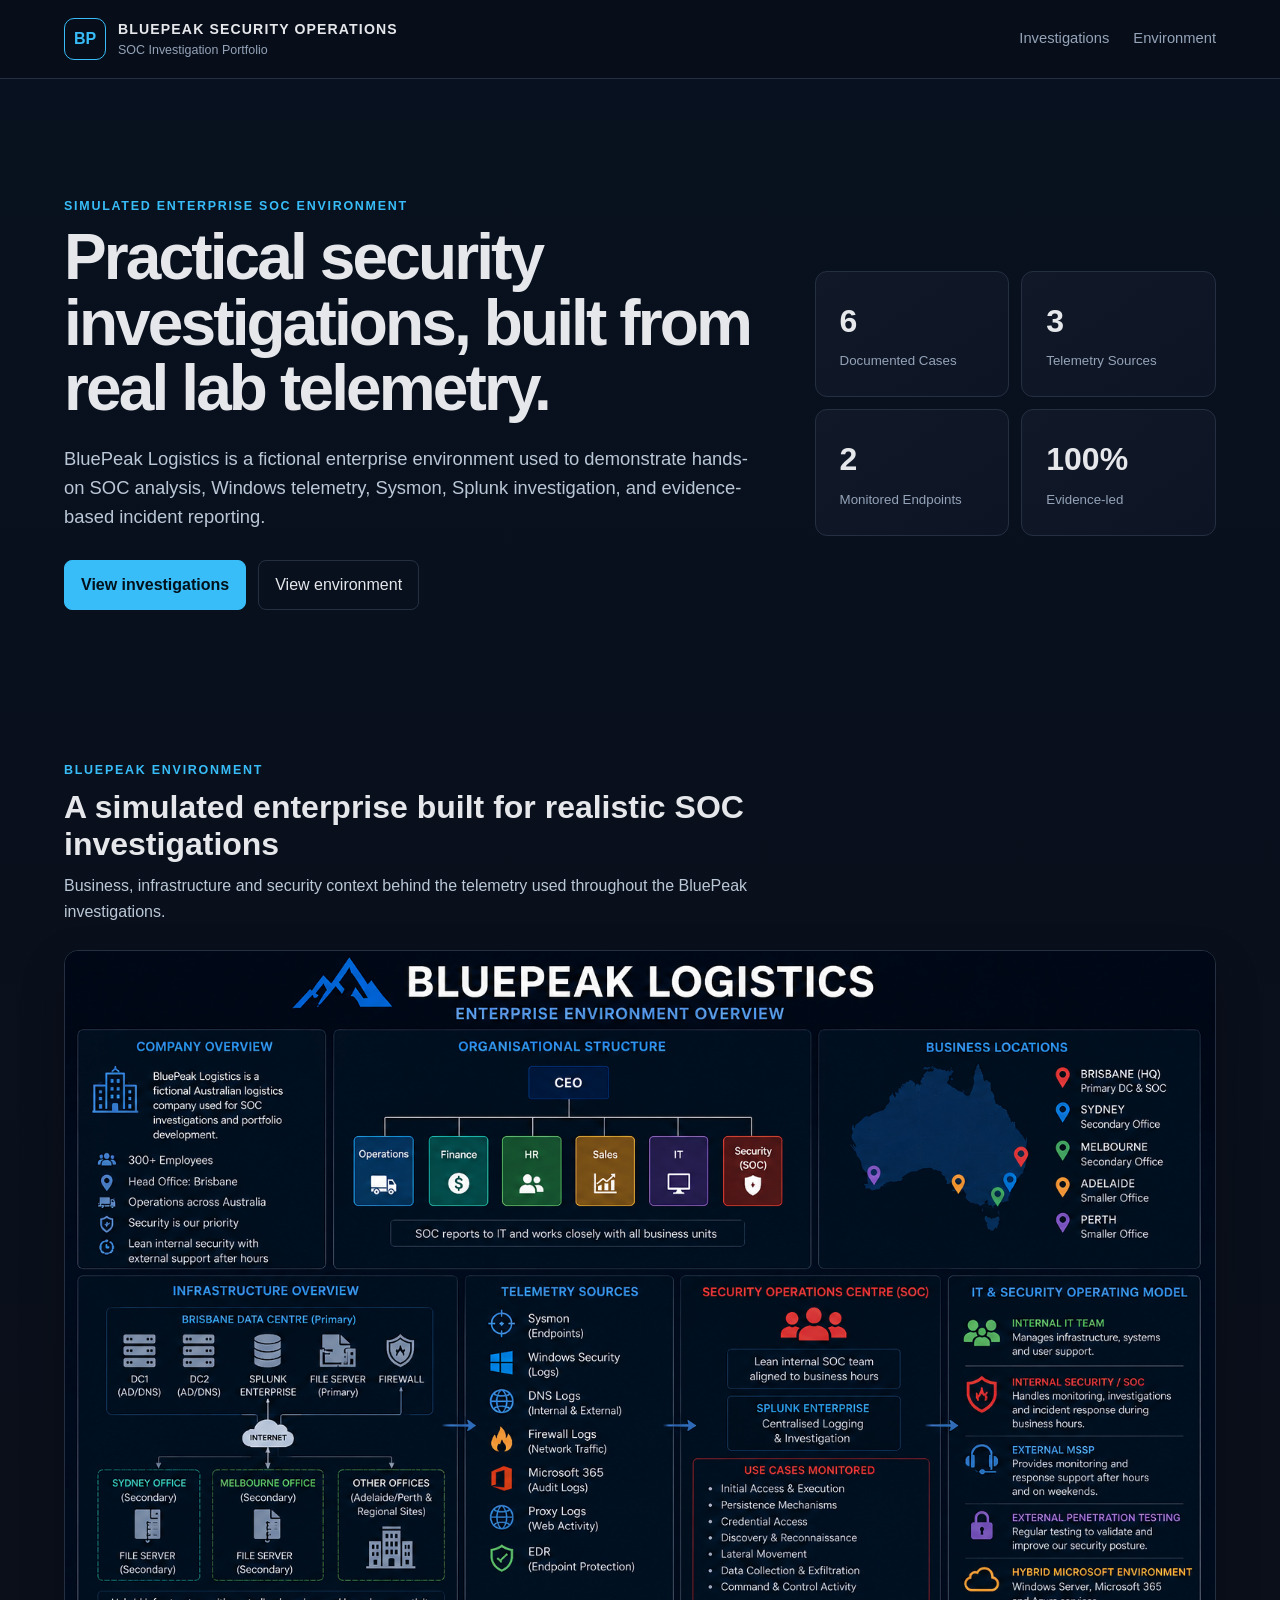
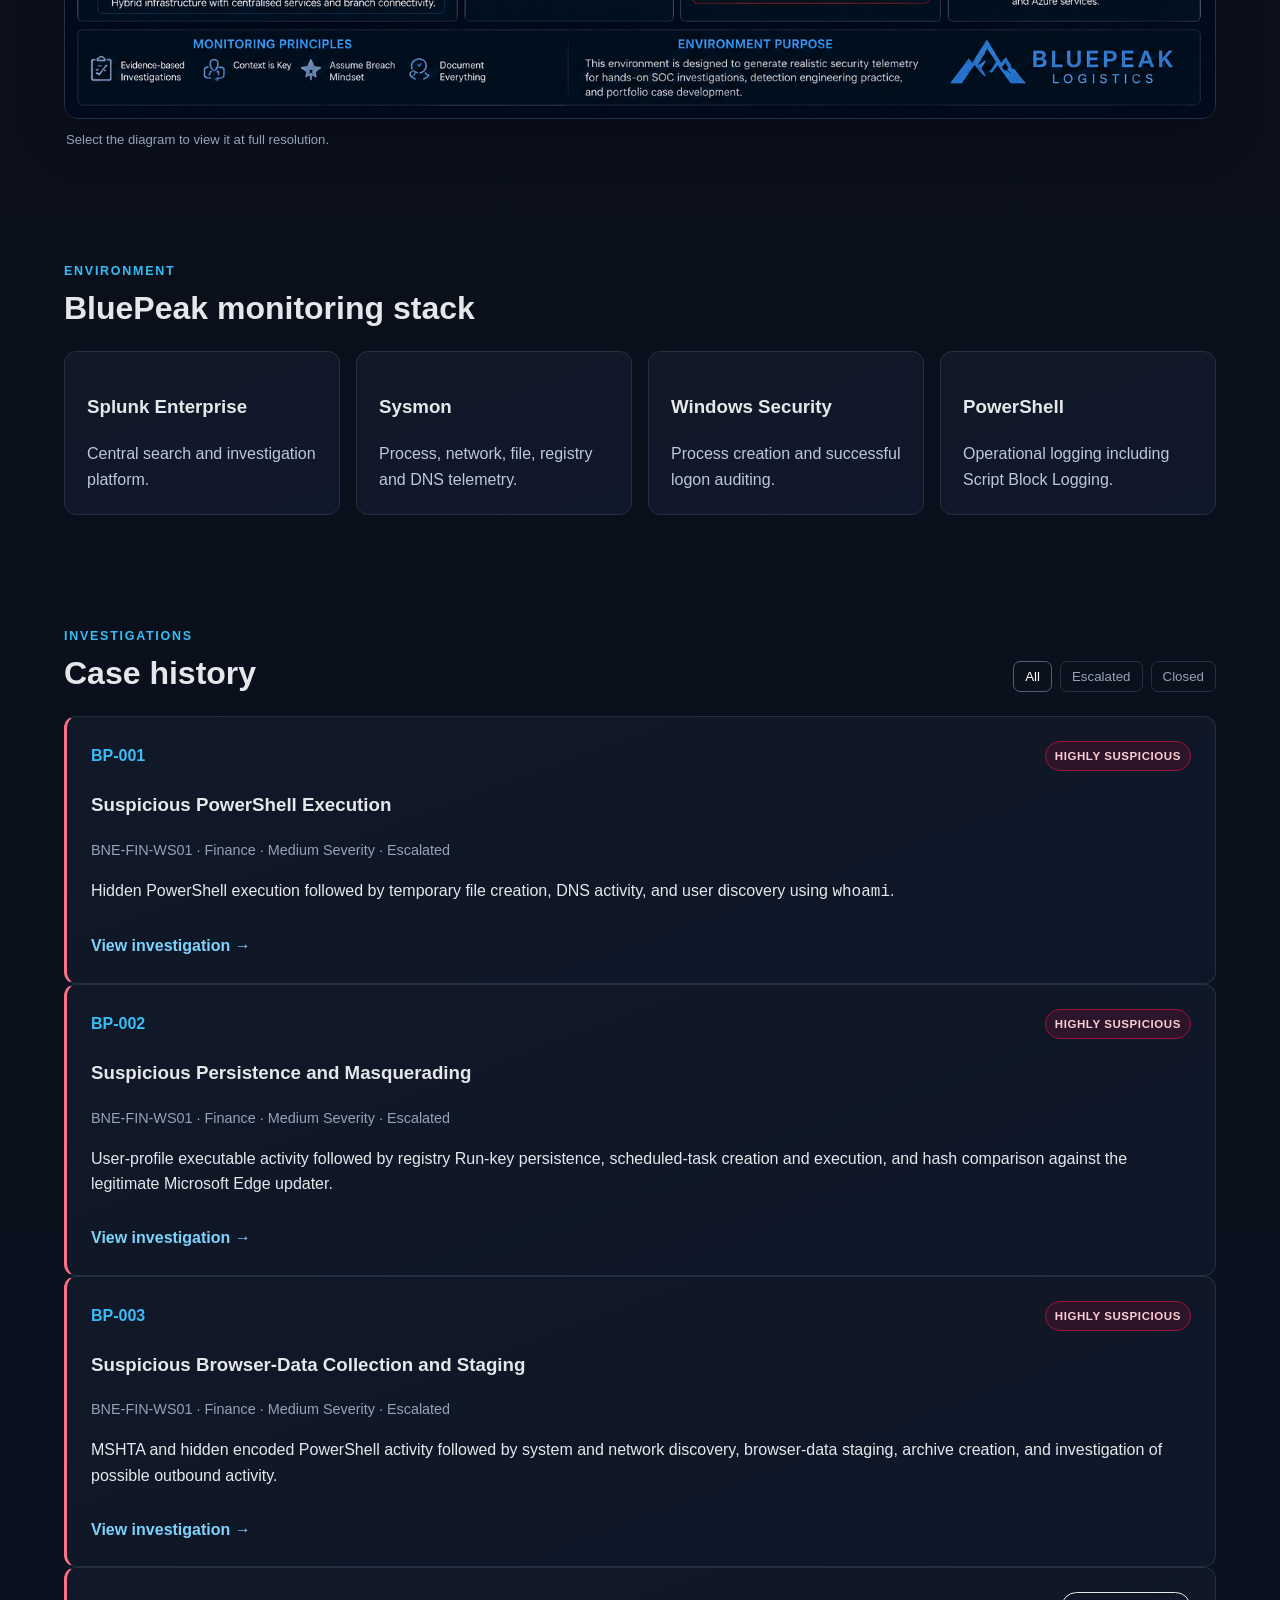
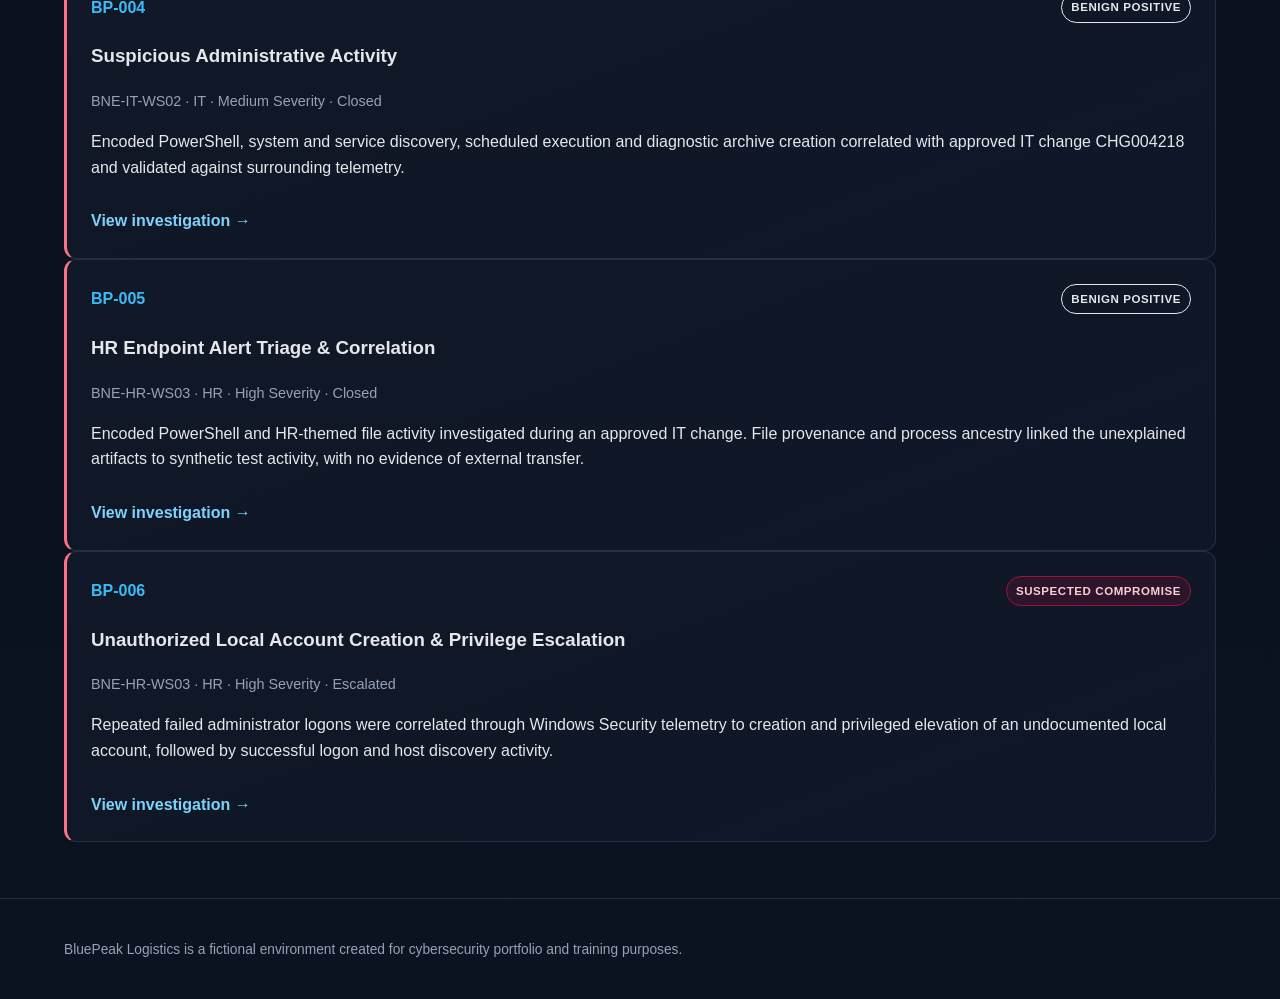
<file: index.html>
<!doctype html><html><head><meta charset="utf-8"><meta name="viewport" content="width=device-width,initial-scale=1"><title>BluePeak SOC Portfolio</title><link rel="stylesheet" href="style.css"></head><body><header class="topbar"><div class="brand"><div class="mark">BP</div><div><div class="brand-name">BLUEPEAK SECURITY OPERATIONS</div><div class="brand-sub">SOC Investigation Portfolio</div></div></div><nav><a href="#investigations">Investigations</a><a href="#environment">Environment</a></nav></header><main><section class="hero"><div><p class="eyebrow">SIMULATED ENTERPRISE SOC ENVIRONMENT</p><h1>Practical security investigations, built from real lab telemetry.</h1><p class="lead">BluePeak Logistics is a fictional enterprise environment used to demonstrate hands-on SOC analysis, Windows telemetry, Sysmon, Splunk investigation, and evidence-based incident reporting.</p><div class="actions"><a class="button primary" href="#investigations">View investigations</a><a class="button" href="#environment">View environment</a></div></div><div class="hero-panel"><div class="metric"><span>6</span><small>Documented Cases</small></div><div class="metric"><span>3</span><small>Telemetry Sources</small></div><div class="metric"><span>2</span><small>Monitored Endpoints</small></div><div class="metric"><span>100%</span><small>Evidence-led</small></div></div></section><section class="section environment-overview"><div class="section-head"><p class="eyebrow">BLUEPEAK ENVIRONMENT</p><h2>A simulated enterprise built for realistic SOC investigations</h2><p class="environment-intro">Business, infrastructure and security context behind the telemetry used throughout the BluePeak investigations.</p></div><a class="environment-visual-link" href="assets/BluePeak-Environment-Overview.png" target="_blank" rel="noopener"><img class="environment-visual" src="assets/BluePeak-Environment-Overview.png" alt="BluePeak Logistics enterprise environment overview showing company structure, infrastructure, SOC monitoring and telemetry"></a><p class="environment-caption">Select the diagram to view it at full resolution.</p></section><section id="environment" class="section"><div class="section-head"><p class="eyebrow">ENVIRONMENT</p><h2>BluePeak monitoring stack</h2></div><div class="cards four"><div class="card"><h3>Splunk Enterprise</h3><p>Central search and investigation platform.</p></div><div class="card"><h3>Sysmon</h3><p>Process, network, file, registry and DNS telemetry.</p></div><div class="card"><h3>Windows Security</h3><p>Process creation and successful logon auditing.</p></div><div class="card"><h3>PowerShell</h3><p>Operational logging including Script Block Logging.</p></div></div></section><section id="investigations" class="section"><div class="section-head row"><div><p class="eyebrow">INVESTIGATIONS</p><h2>Case history</h2></div><div class="filters"><button class="filter active" data-filter="all">All</button><button class="filter" data-filter="escalated">Escalated</button><button class="filter" data-filter="closed">Closed</button></div></div><div class="case-list"><article class="case-card" data-status="escalated"><div class="case-top"><span class="case-id">BP-001</span><span class="badge suspicious">HIGHLY SUSPICIOUS</span></div><h3>Suspicious PowerShell Execution</h3><p class="meta">BNE-FIN-WS01 · Finance · Medium Severity · Escalated</p><p>Hidden PowerShell execution followed by temporary file creation, DNS activity, and user discovery using <code>whoami</code>.</p><a class="case-link" href="cases/BP-001.html">View investigation →</a></article><article class="case-card" data-status="escalated"><div class="case-top"><span class="case-id">BP-002</span><span class="badge suspicious">HIGHLY SUSPICIOUS</span></div><h3>Suspicious Persistence and Masquerading</h3><p class="meta">BNE-FIN-WS01 · Finance · Medium Severity · Escalated</p><p>User-profile executable activity followed by registry Run-key persistence, scheduled-task creation and execution, and hash comparison against the legitimate Microsoft Edge updater.</p><a class="case-link" href="cases/BP-002.html">View investigation →</a></article><article class="case-card" data-status="escalated"><div class="case-top"><span class="case-id">BP-003</span><span class="badge suspicious">HIGHLY SUSPICIOUS</span></div><h3>Suspicious Browser-Data Collection and Staging</h3><p class="meta">BNE-FIN-WS01 · Finance · Medium Severity · Escalated</p><p>MSHTA and hidden encoded PowerShell activity followed by system and network discovery, browser-data staging, archive creation, and investigation of possible outbound activity.</p><a class="case-link" href="cases/BP-003.html">View investigation →</a></article><article class="case-card" data-status="closed"><div class="case-top"><span class="case-id">BP-004</span><span class="badge benign">BENIGN POSITIVE</span></div><h3>Suspicious Administrative Activity</h3><p class="meta">BNE-IT-WS02 · IT · Medium Severity · Closed</p><p>Encoded PowerShell, system and service discovery, scheduled execution and diagnostic archive creation correlated with approved IT change CHG004218 and validated against surrounding telemetry.</p><a class="case-link" href="cases/BP-004.html">View investigation →</a></article><article class="case-card" data-status="closed"><div class="case-top"><span class="case-id">BP-005</span><span class="badge benign">BENIGN POSITIVE</span></div><h3>HR Endpoint Alert Triage &amp; Correlation</h3><p class="meta">BNE-HR-WS03 · HR · High Severity · Closed</p><p>Encoded PowerShell and HR-themed file activity investigated during an approved IT change. File provenance and process ancestry linked the unexplained artifacts to synthetic test activity, with no evidence of external transfer.</p><a class="case-link" href="cases/BP-005.html">View investigation →</a></article><article class="case-card" data-status="escalated"><div class="case-top"><span class="case-id">BP-006</span><span class="badge suspicious">SUSPECTED COMPROMISE</span></div><h3>Unauthorized Local Account Creation &amp; Privilege Escalation</h3><p class="meta">BNE-HR-WS03 · HR · High Severity · Escalated</p><p>Repeated failed administrator logons were correlated through Windows Security telemetry to creation and privileged elevation of an undocumented local account, followed by successful logon and host discovery activity.</p><a class="case-link" href="cases/BP-006.html">View investigation →</a></article></div></section></main><footer><p>BluePeak Logistics is a fictional environment created for cybersecurity portfolio and training purposes.</p></footer><script src="script.js"></script></body></html>
</file>
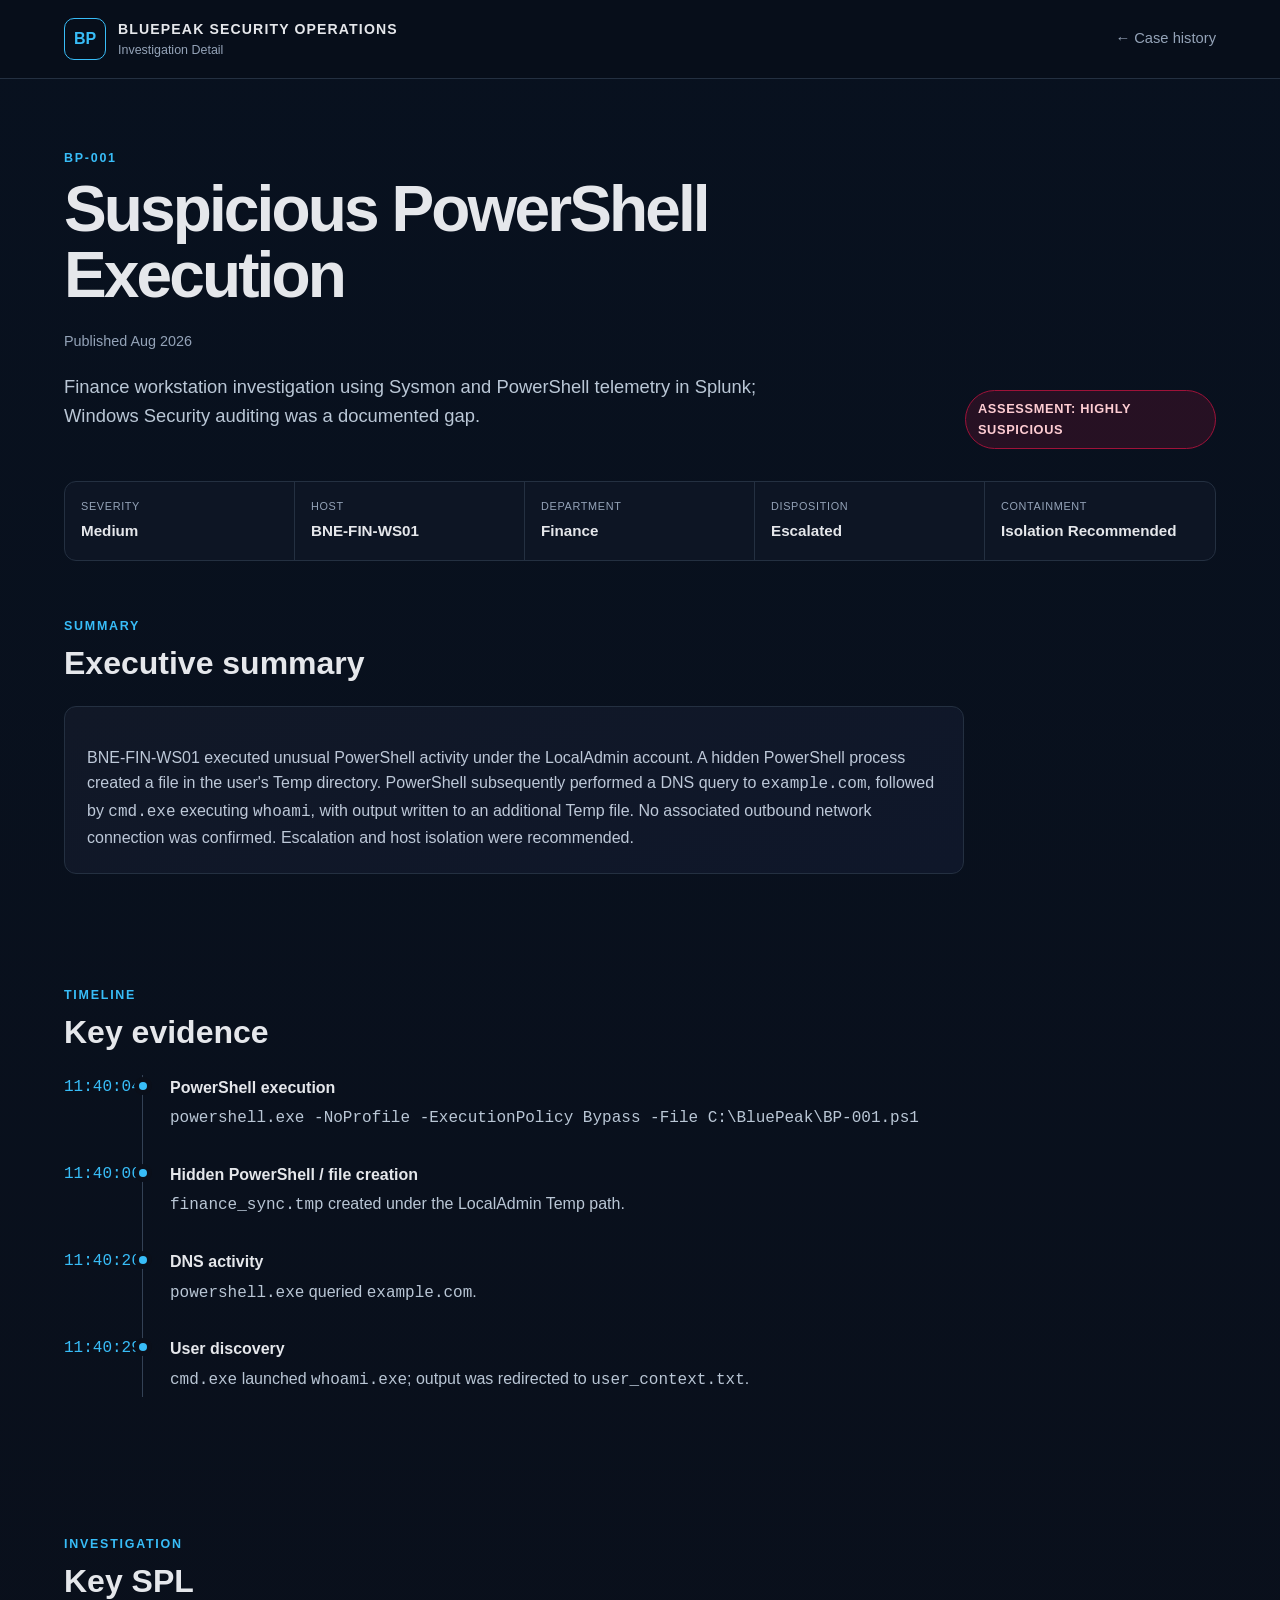
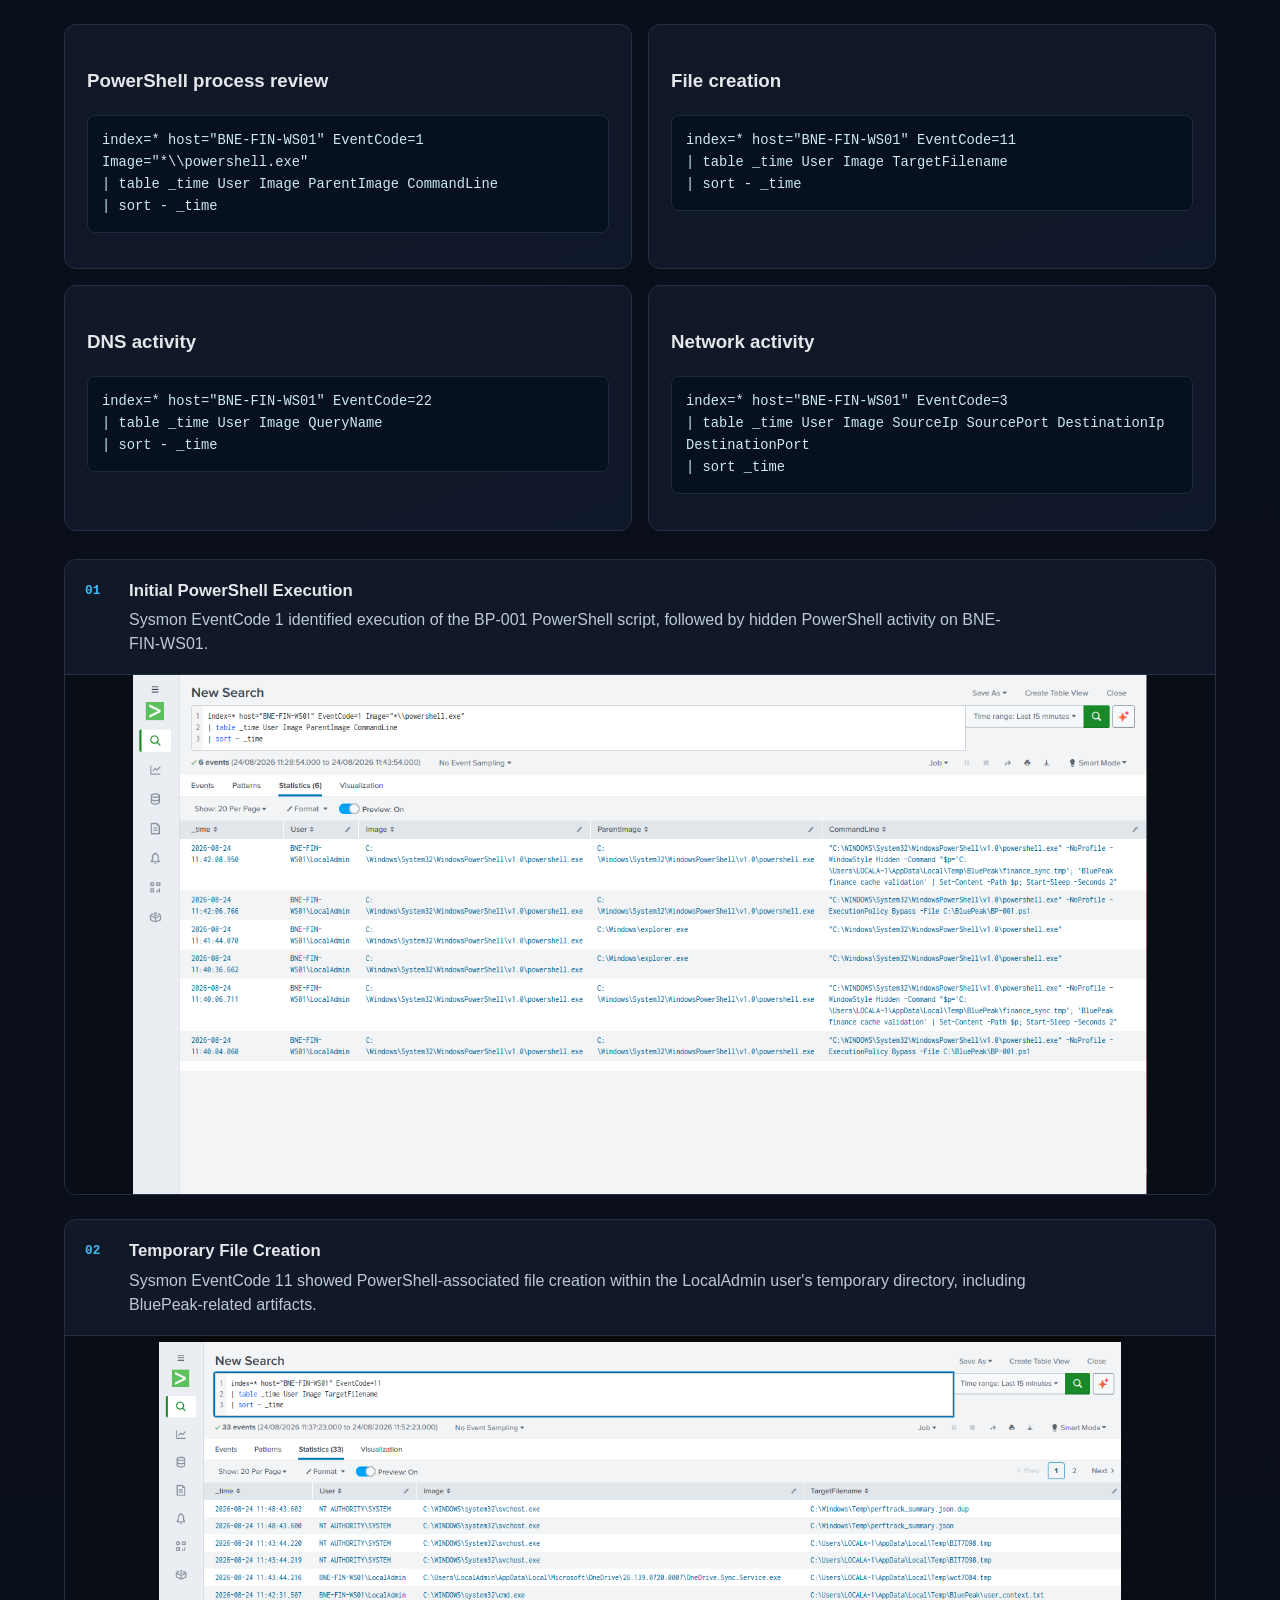
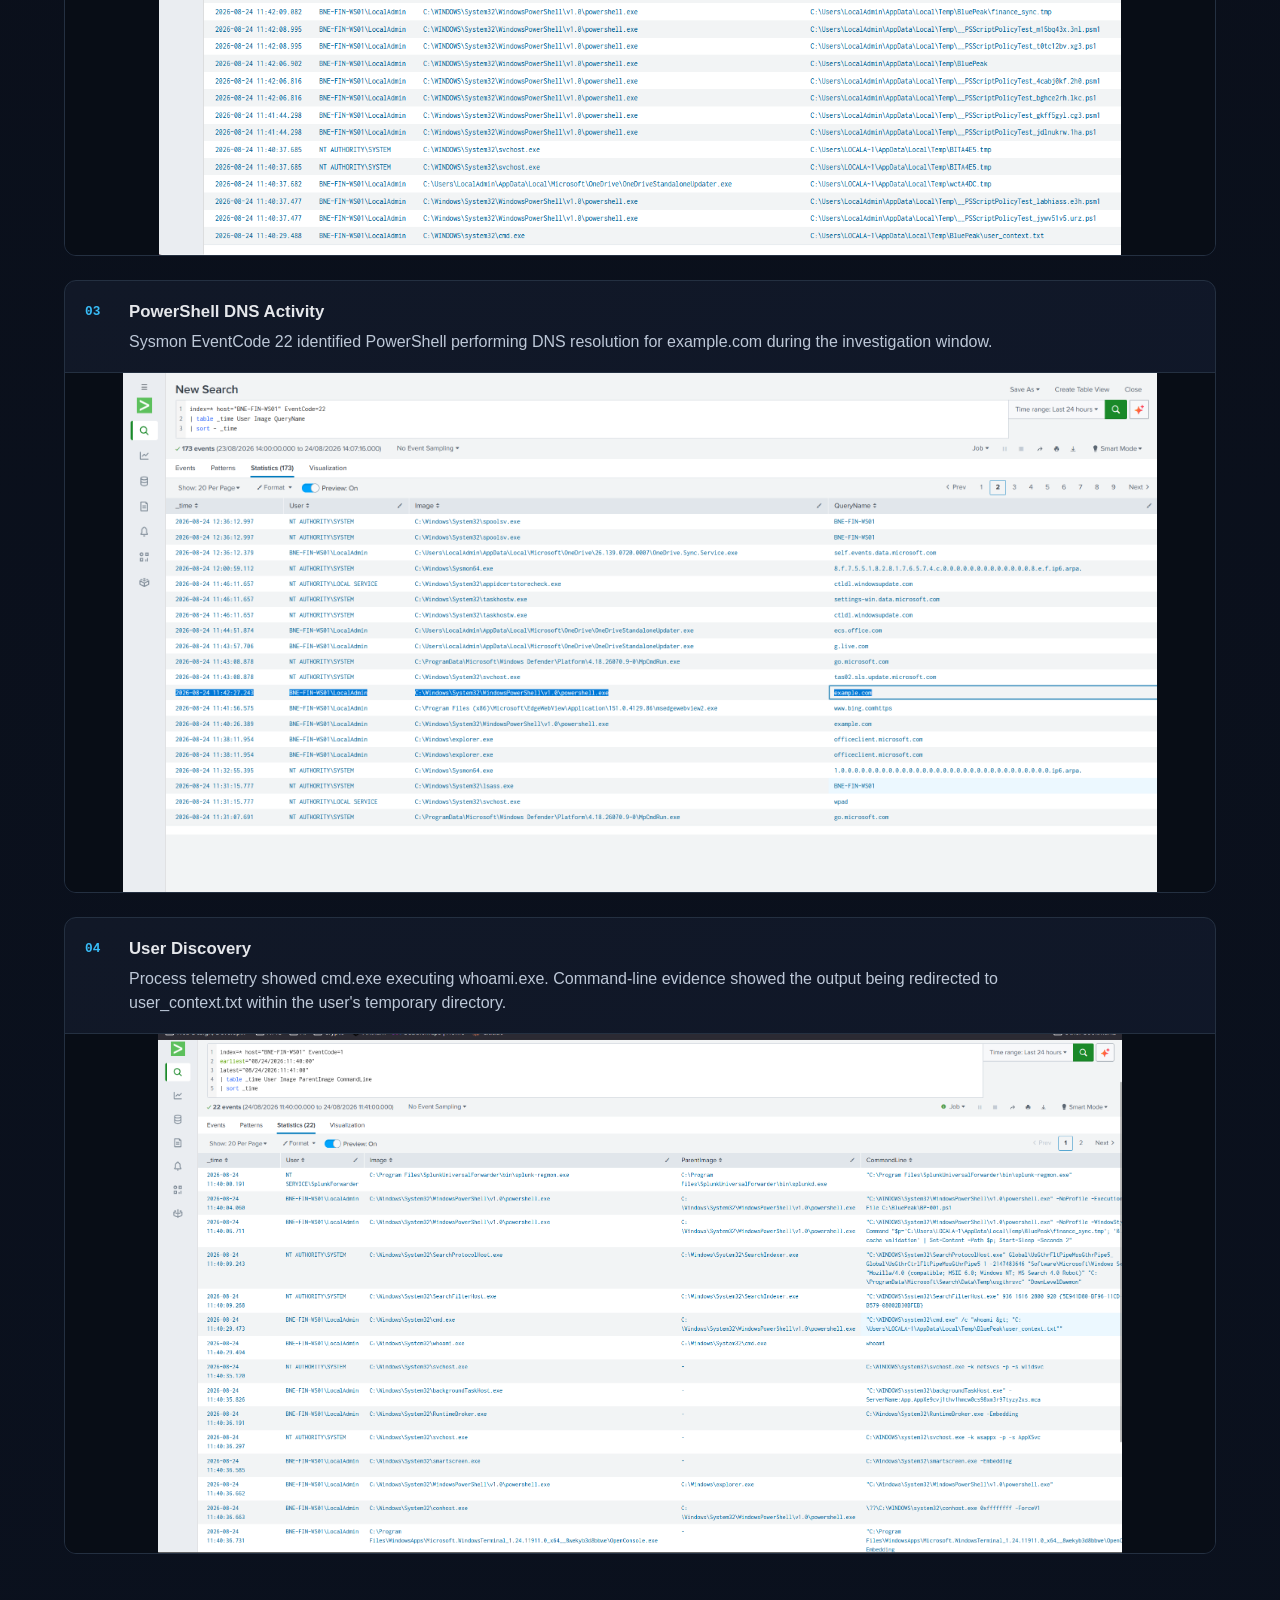
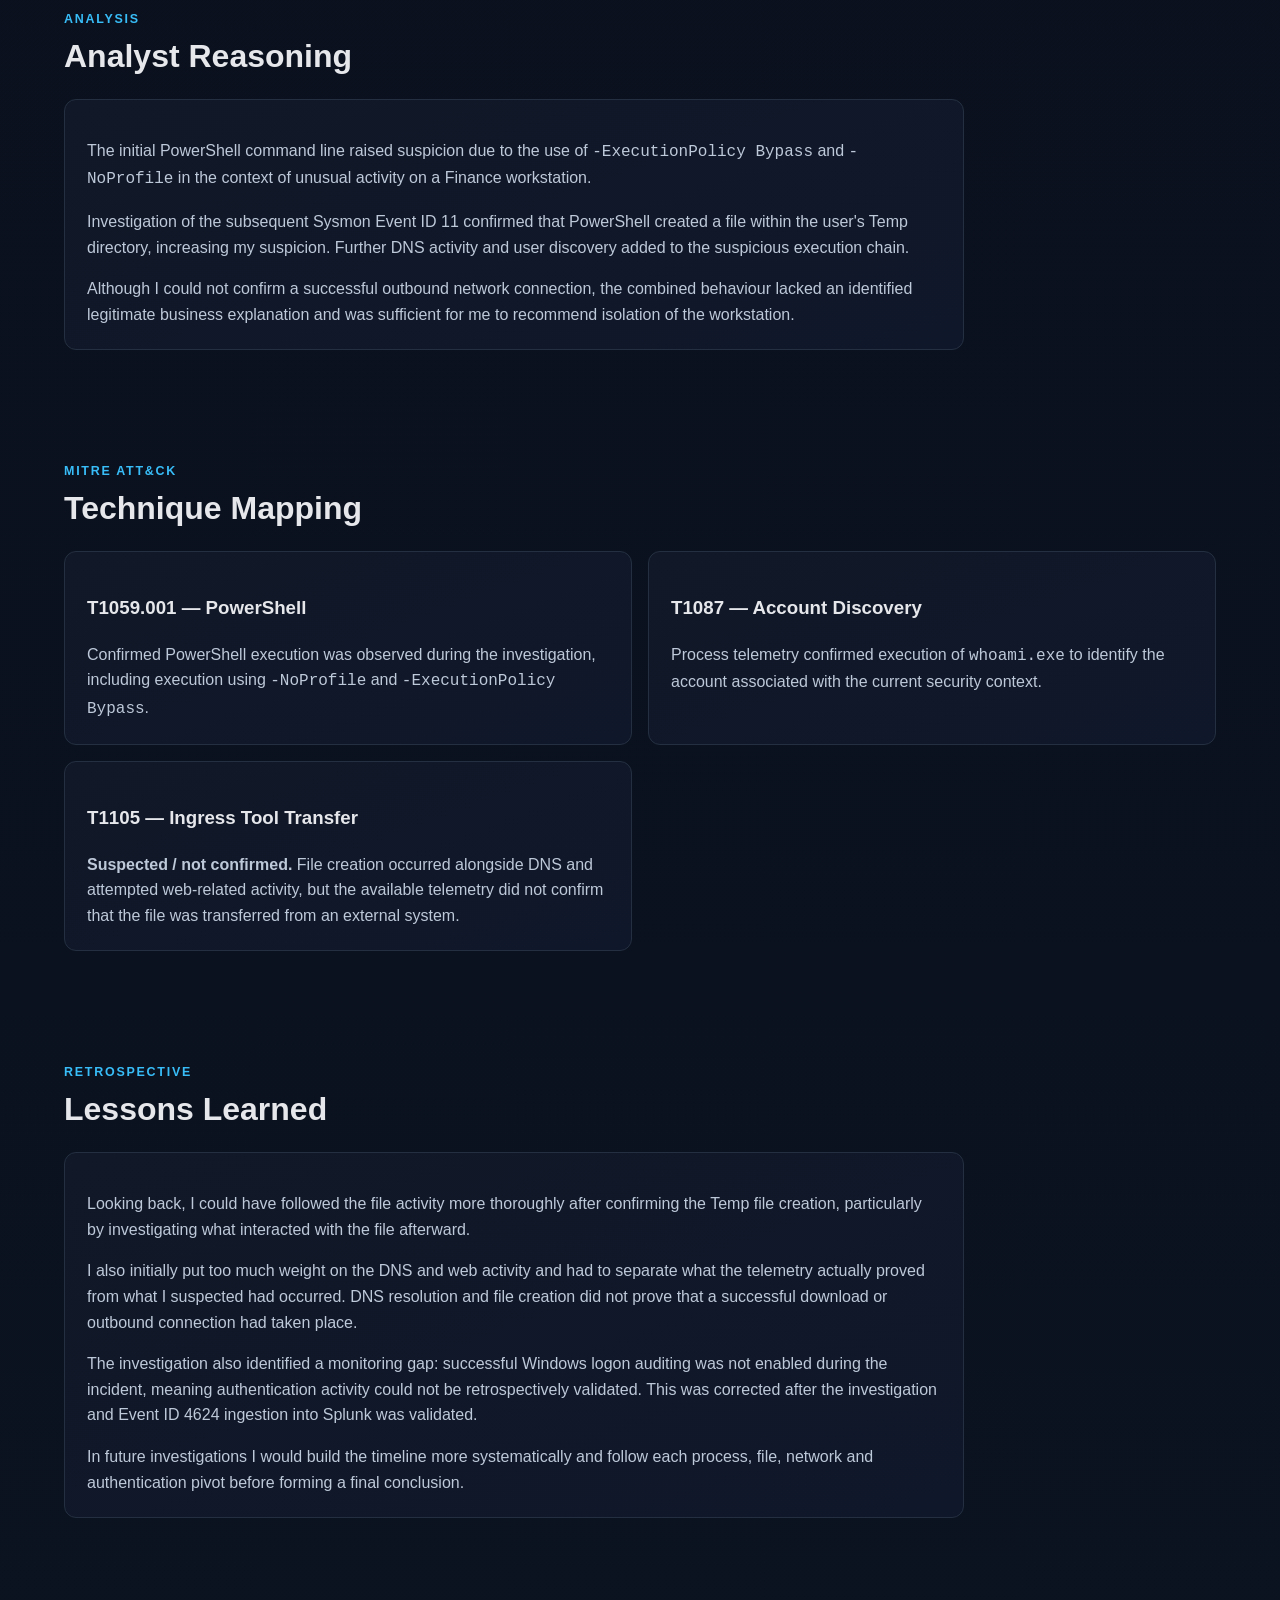
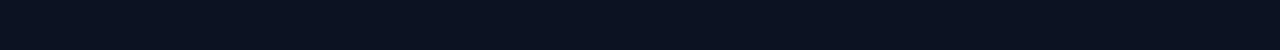
<file: cases/BP-001.html>
<!doctype html><html><head><meta charset="utf-8"><meta name="viewport" content="width=device-width,initial-scale=1"><title>BP-001 — Suspicious PowerShell Execution</title><link rel="stylesheet" href="../style.css"></head><body><header class="topbar"><div class="brand"><div class="mark">BP</div><div><div class="brand-name">BLUEPEAK SECURITY OPERATIONS</div><div class="brand-sub">Investigation Detail</div></div></div><nav><a href="../index.html">← Case history</a></nav></header><main class="case-page"><section class="case-hero"><div><p class="eyebrow">BP-001</p><h1>Suspicious PowerShell Execution</h1><p class="case-published">Published Aug 2026</p><p class="lead">Finance workstation investigation using Sysmon and PowerShell telemetry in Splunk; Windows Security auditing was a documented gap.</p></div><span class="badge suspicious large">ASSESSMENT: HIGHLY SUSPICIOUS</span></section><section class="facts"><div><small>Severity</small><strong>Medium</strong></div><div><small>Host</small><strong>BNE-FIN-WS01</strong></div><div><small>Department</small><strong>Finance</strong></div><div><small>Disposition</small><strong>Escalated</strong></div><div><small>Containment</small><strong>Isolation Recommended</strong></div></section><section class="section"><div class="section-head"><p class="eyebrow">SUMMARY</p><h2>Executive summary</h2></div><div class="prose card"><p>BNE-FIN-WS01 executed unusual PowerShell activity under the LocalAdmin account. A hidden PowerShell process created a file in the user's Temp directory. PowerShell subsequently performed a DNS query to <code>example.com</code>, followed by <code>cmd.exe</code> executing <code>whoami</code>, with output written to an additional Temp file. No associated outbound network connection was confirmed. Escalation and host isolation were recommended.</p></div></section><section class="section"><div class="section-head"><p class="eyebrow">TIMELINE</p><h2>Key evidence</h2></div><div class="timeline"><div class="timeline-item"><time>11:40:04</time><div><strong>PowerShell execution</strong><p><code>powershell.exe -NoProfile -ExecutionPolicy Bypass -File C:\BluePeak\BP-001.ps1</code></p></div></div><div class="timeline-item"><time>11:40:06</time><div><strong>Hidden PowerShell / file creation</strong><p><code>finance_sync.tmp</code> created under the LocalAdmin Temp path.</p></div></div><div class="timeline-item"><time>11:40:26</time><div><strong>DNS activity</strong><p><code>powershell.exe</code> queried <code>example.com</code>.</p></div></div><div class="timeline-item"><time>11:40:29</time><div><strong>User discovery</strong><p><code>cmd.exe</code> launched <code>whoami.exe</code>; output was redirected to <code>user_context.txt</code>.</p></div></div></div></section><section class="section"><div class="section-head"><p class="eyebrow">INVESTIGATION</p><h2>Key SPL</h2></div><div class="cards two"><div class="card"><h3>PowerShell process review</h3><pre><code>index=* host="BNE-FIN-WS01" EventCode=1 Image="*\\powershell.exe"
| table _time User Image ParentImage CommandLine
| sort - _time</code></pre></div><div class="card"><h3>File creation</h3><pre><code>index=* host="BNE-FIN-WS01" EventCode=11
| table _time User Image TargetFilename
| sort - _time</code></pre></div><div class="card"><h3>DNS activity</h3><pre><code>index=* host="BNE-FIN-WS01" EventCode=22
| table _time User Image QueryName
| sort - _time</code></pre></div><div class="card">
  <h3>Network activity</h3>
  <pre><code>index=* host="BNE-FIN-WS01" EventCode=3
| table _time User Image SourceIp SourcePort DestinationIp DestinationPort
| sort _time</code></pre>
</div>

</div>

<div class="evidence-section">

  <div class="evidence-card">
    <div class="evidence-header">
      <span class="evidence-number">01</span>
      <div>
        <h3>Initial PowerShell Execution</h3>
        <p>
          Sysmon EventCode 1 identified execution of the BP-001 PowerShell script,
          followed by hidden PowerShell activity on BNE-FIN-WS01.
        </p>
      </div>
    </div>

    <a href="../assets/screenshots/BP-001/EventCode 1 — Initial PowerShell.png"
       target="_blank">
      <img
        src="../assets/screenshots/BP-001/EventCode 1 — Initial PowerShell.png"
        alt="Splunk evidence showing initial PowerShell execution on BNE-FIN-WS01"
        class="evidence-image">
    </a>
  </div>


  <div class="evidence-card">
    <div class="evidence-header">
      <span class="evidence-number">02</span>
      <div>
        <h3>Temporary File Creation</h3>
        <p>
          Sysmon EventCode 11 showed PowerShell-associated file creation within
          the LocalAdmin user's temporary directory, including BluePeak-related artifacts.
        </p>
      </div>
    </div>

    <a href="../assets/screenshots/BP-001/EventCode 11 — File Creation.png"
       target="_blank">
      <img
        src="../assets/screenshots/BP-001/EventCode 11 — File Creation.png"
        alt="Splunk evidence showing temporary file creation"
        class="evidence-image">
    </a>
  </div>


  <div class="evidence-card">
    <div class="evidence-header">
      <span class="evidence-number">03</span>
      <div>
        <h3>PowerShell DNS Activity</h3>
        <p>
          Sysmon EventCode 22 identified PowerShell performing DNS resolution
          for example.com during the investigation window.
        </p>
      </div>
    </div>

    <a href="../assets/screenshots/BP-001/EventCode 22 — DNS.png"
       target="_blank">
      <img
        src="../assets/screenshots/BP-001/EventCode 22 — DNS.png"
        alt="Splunk evidence showing PowerShell DNS activity"
        class="evidence-image">
    </a>
  </div>


  <div class="evidence-card">
    <div class="evidence-header">
      <span class="evidence-number">04</span>
      <div>
        <h3>User Discovery</h3>
        <p>
          Process telemetry showed cmd.exe executing whoami.exe.
          Command-line evidence showed the output being redirected to
          user_context.txt within the user's temporary directory.
        </p>
      </div>
    </div>

    <a href="../assets/screenshots/BP-001/EventCode 1 — Discovery.png"
       target="_blank">
      <img
        src="../assets/screenshots/BP-001/EventCode 1 — Discovery.png"
        alt="Splunk evidence showing whoami user discovery activity"
        class="evidence-image">
    </a>
  </div>

</div>

<section class="section">
  <div class="section-head">
    <p class="eyebrow">ANALYSIS</p>
    <h2>Analyst Reasoning</h2>
  </div>

  <div class="prose card">
    <p>
      The initial PowerShell command line raised suspicion due to the use of
      <code>-ExecutionPolicy Bypass</code> and <code>-NoProfile</code> in the context
      of unusual activity on a Finance workstation.
    </p>

    <p>
      Investigation of the subsequent Sysmon Event ID 11 confirmed that PowerShell
      created a file within the user's Temp directory, increasing my suspicion.
      Further DNS activity and user discovery added to the suspicious execution chain.
    </p>

    <p>
      Although I could not confirm a successful outbound network connection, the
      combined behaviour lacked an identified legitimate business explanation and
      was sufficient for me to recommend isolation of the workstation.
    </p>
  </div>
</section>

<section class="section">
  <div class="section-head">
    <p class="eyebrow">MITRE ATT&amp;CK</p>
    <h2>Technique Mapping</h2>
  </div>

  <div class="cards two">
    <div class="card">
      <h3>T1059.001 — PowerShell</h3>
      <p>
        Confirmed PowerShell execution was observed during the investigation,
        including execution using <code>-NoProfile</code> and
        <code>-ExecutionPolicy Bypass</code>.
      </p>
    </div>

    <div class="card">
      <h3>T1087 — Account Discovery</h3>
      <p>
        Process telemetry confirmed execution of <code>whoami.exe</code> to identify
        the account associated with the current security context.
      </p>
    </div>

    <div class="card">
      <h3>T1105 — Ingress Tool Transfer</h3>
      <p>
        <strong>Suspected / not confirmed.</strong> File creation occurred alongside
        DNS and attempted web-related activity, but the available telemetry did not
        confirm that the file was transferred from an external system.
      </p>
    </div>
  </div>
</section>

<section class="section">
  <div class="section-head">
    <p class="eyebrow">RETROSPECTIVE</p>
    <h2>Lessons Learned</h2>
  </div>

  <div class="prose card">
    <p>
      Looking back, I could have followed the file activity more thoroughly after
      confirming the Temp file creation, particularly by investigating what
      interacted with the file afterward.
    </p>

    <p>
      I also initially put too much weight on the DNS and web activity and had to
      separate what the telemetry actually proved from what I suspected had occurred.
      DNS resolution and file creation did not prove that a successful download or
      outbound connection had taken place.
    </p>

    <p>
      The investigation also identified a monitoring gap: successful Windows logon
      auditing was not enabled during the incident, meaning authentication activity
      could not be retrospectively validated. This was corrected after the
      investigation and Event ID 4624 ingestion into Splunk was validated.
    </p>

    <p>
      In future investigations I would build the timeline more systematically and
      follow each process, file, network and authentication pivot before forming a
      final conclusion.
    </p>
  </div>
</section>

</main>
</body>
</html>
</file>
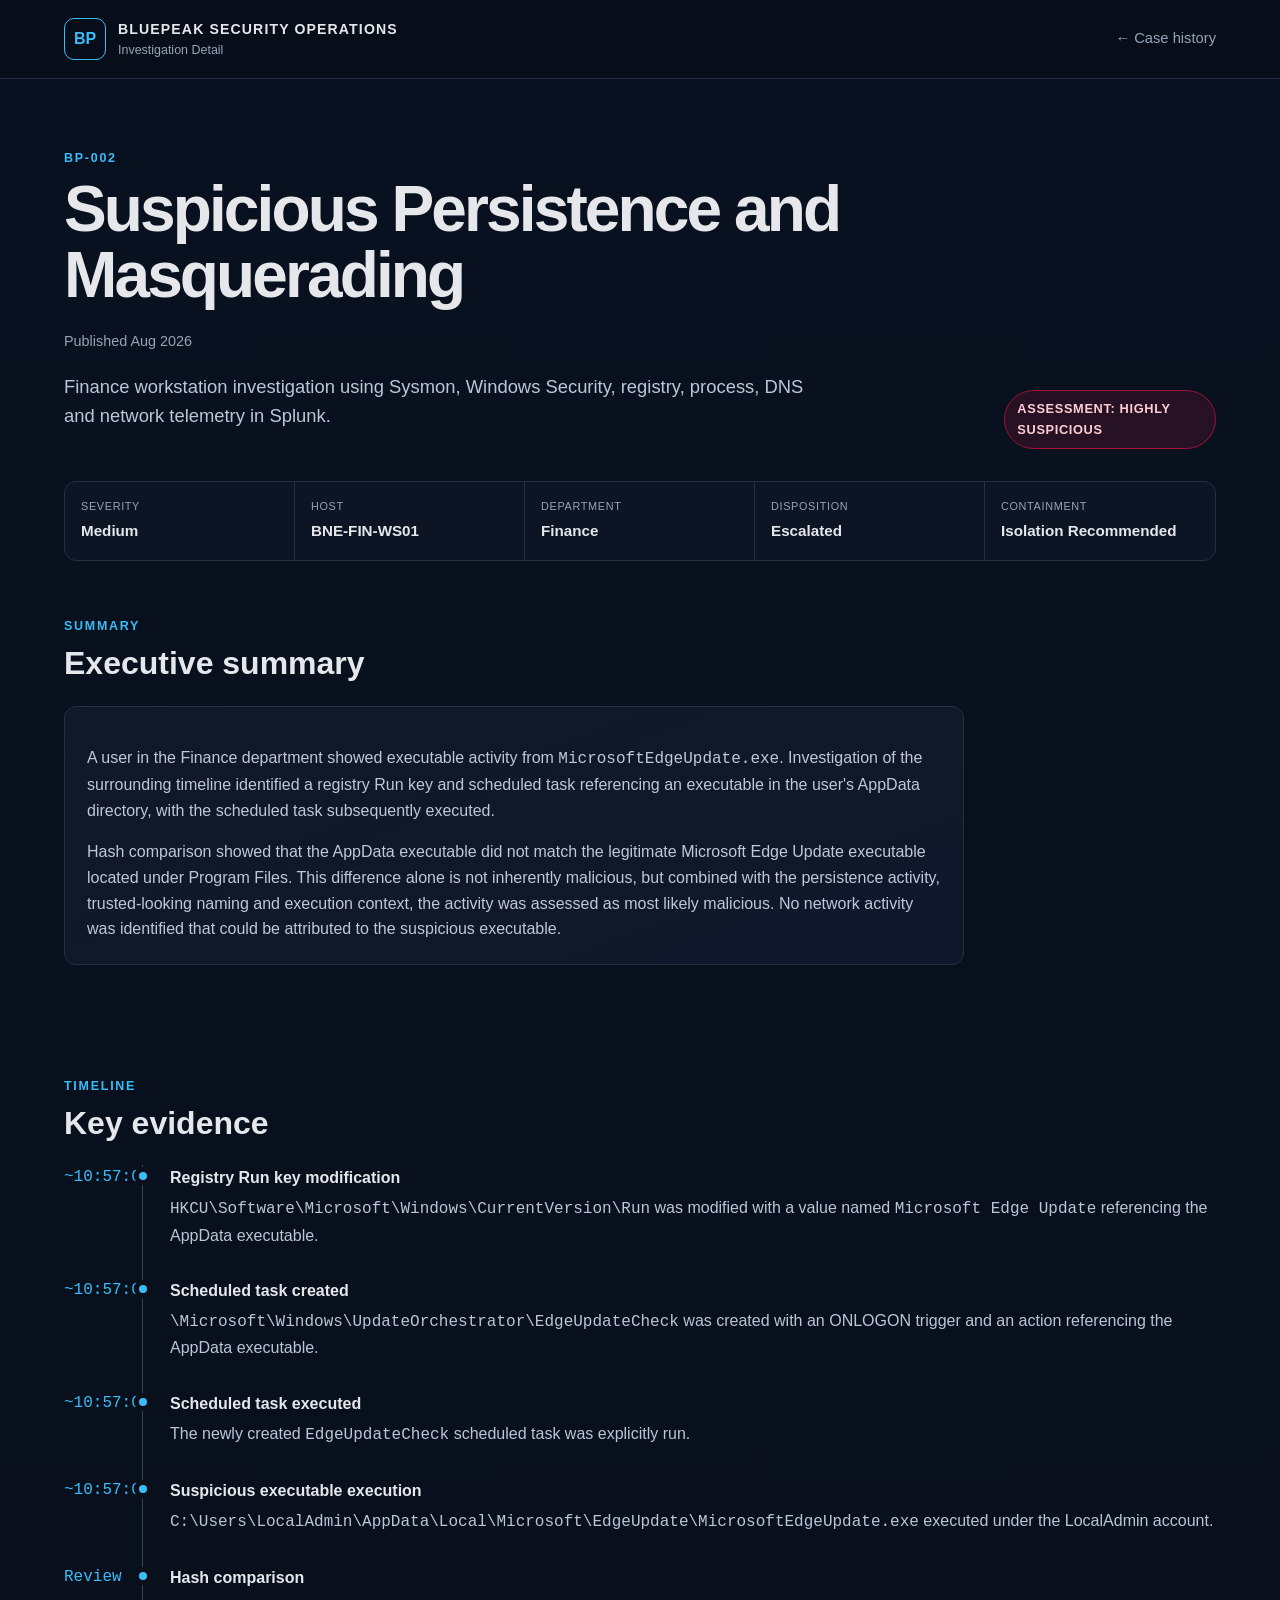
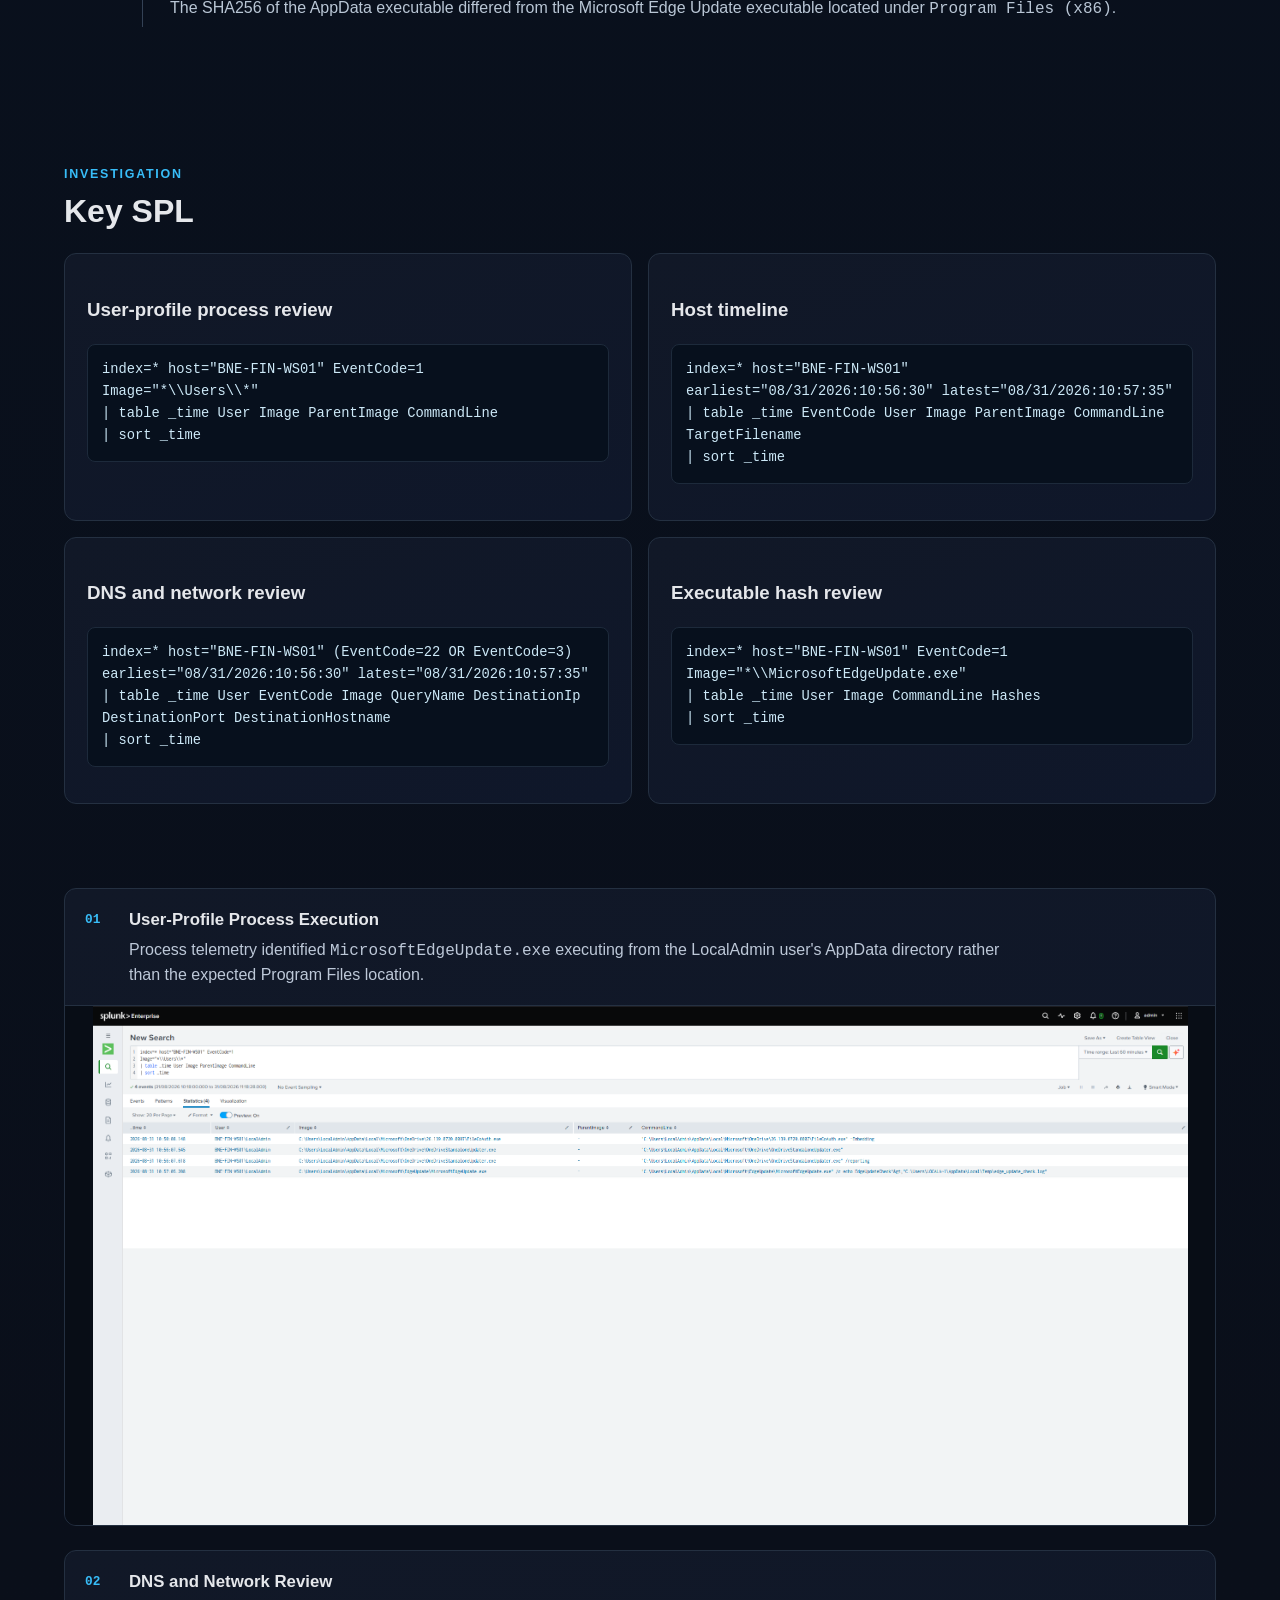
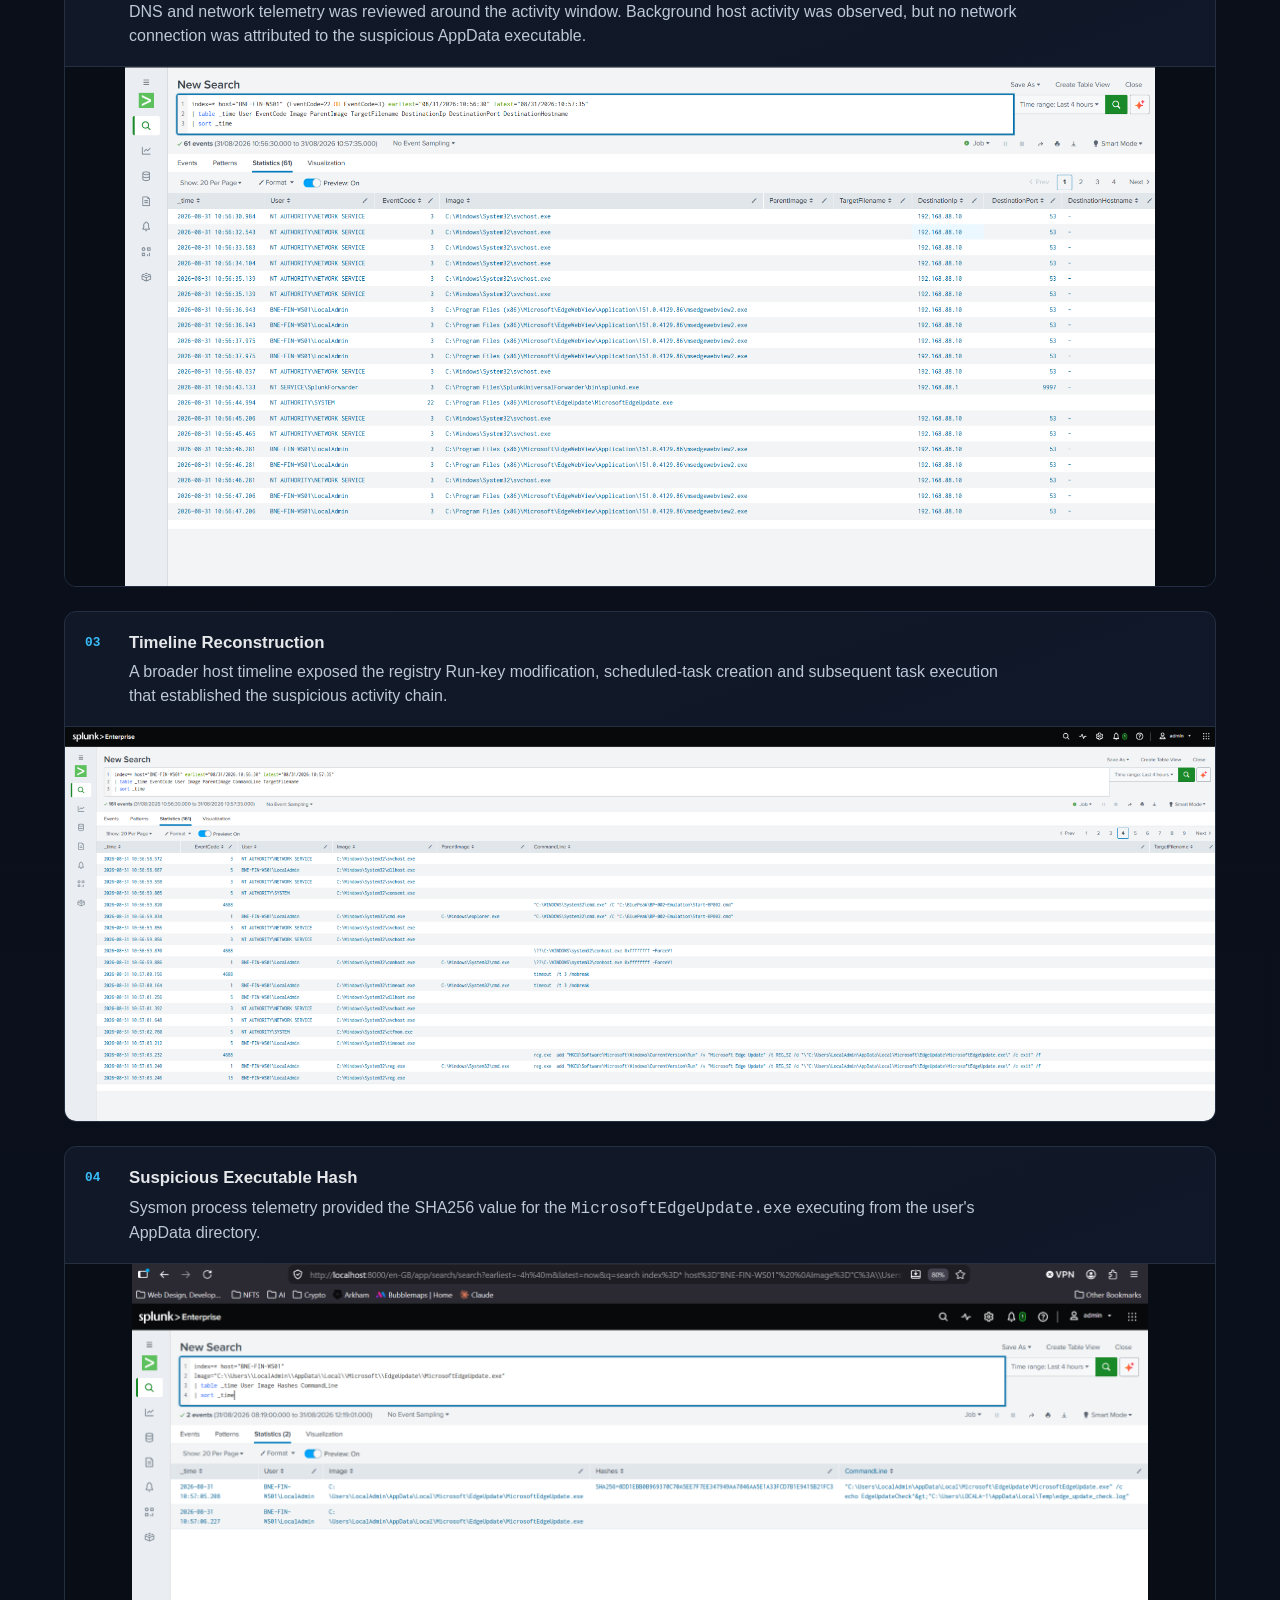
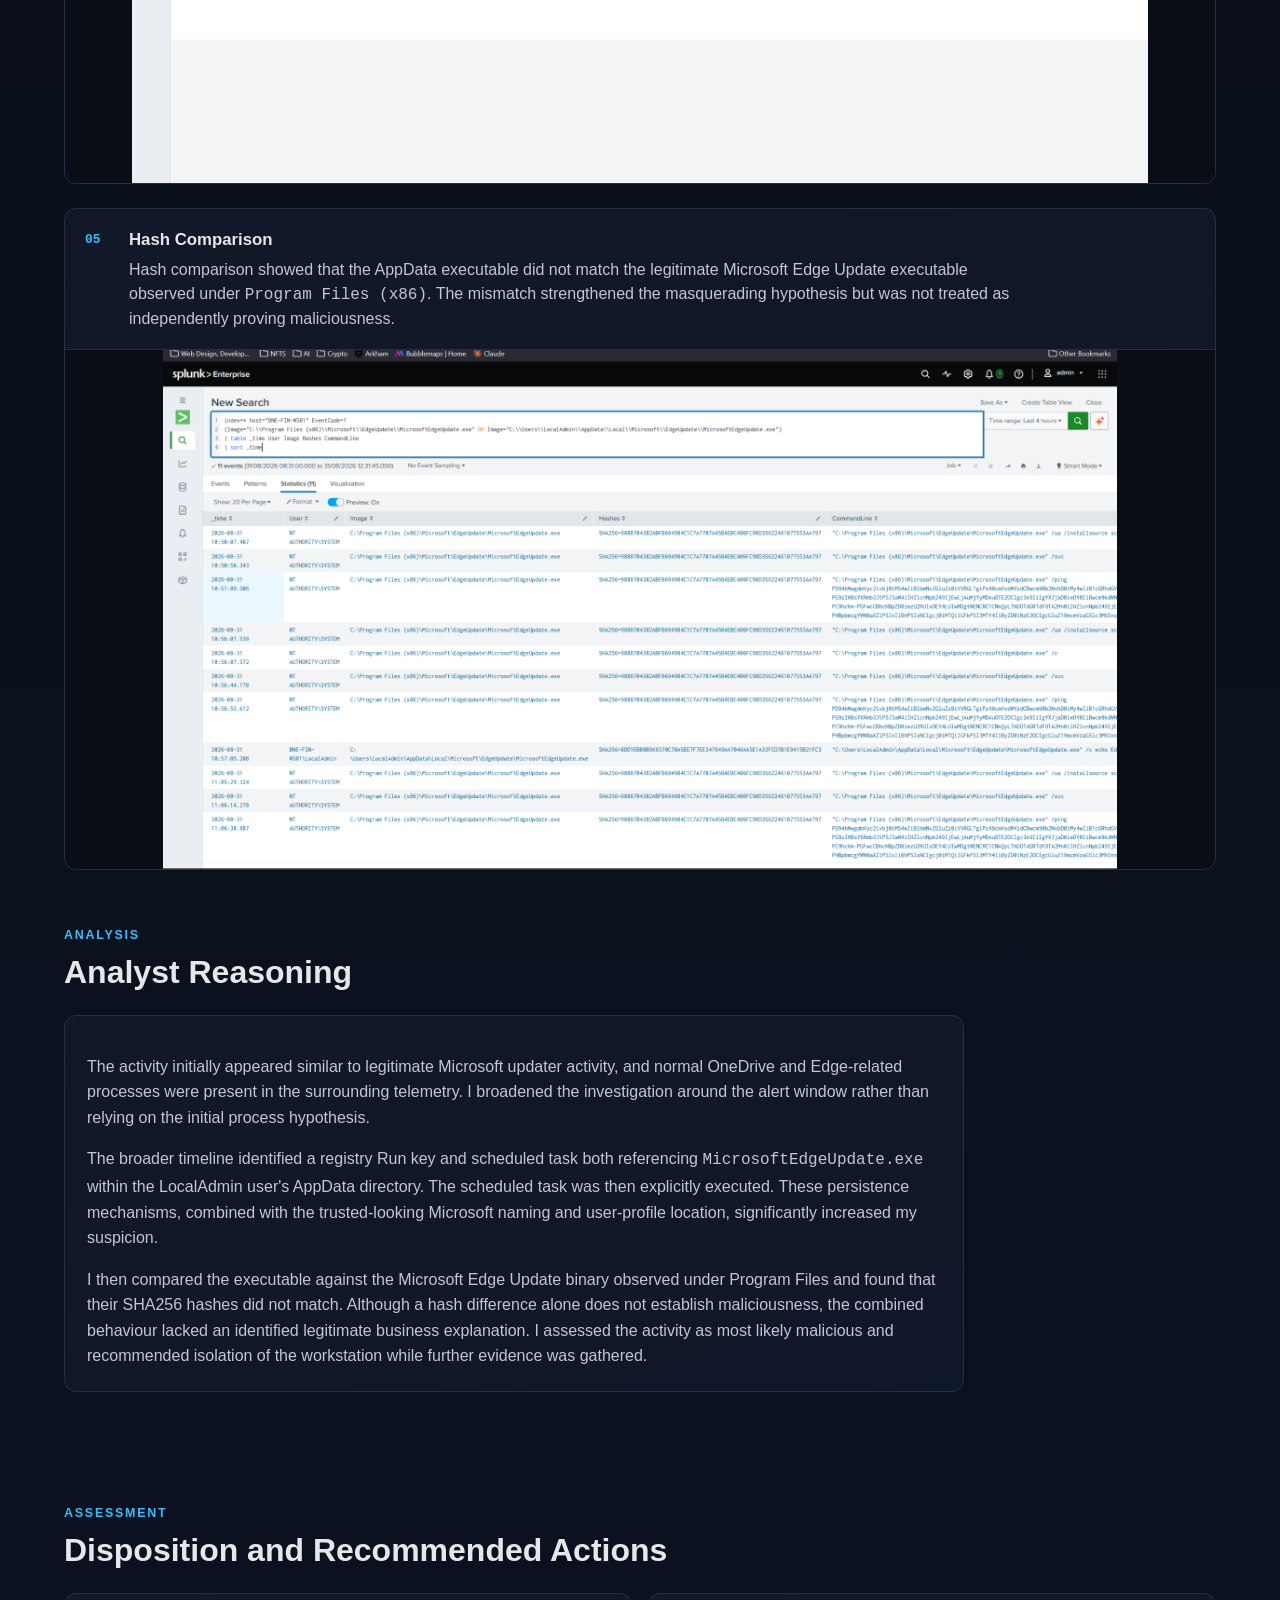
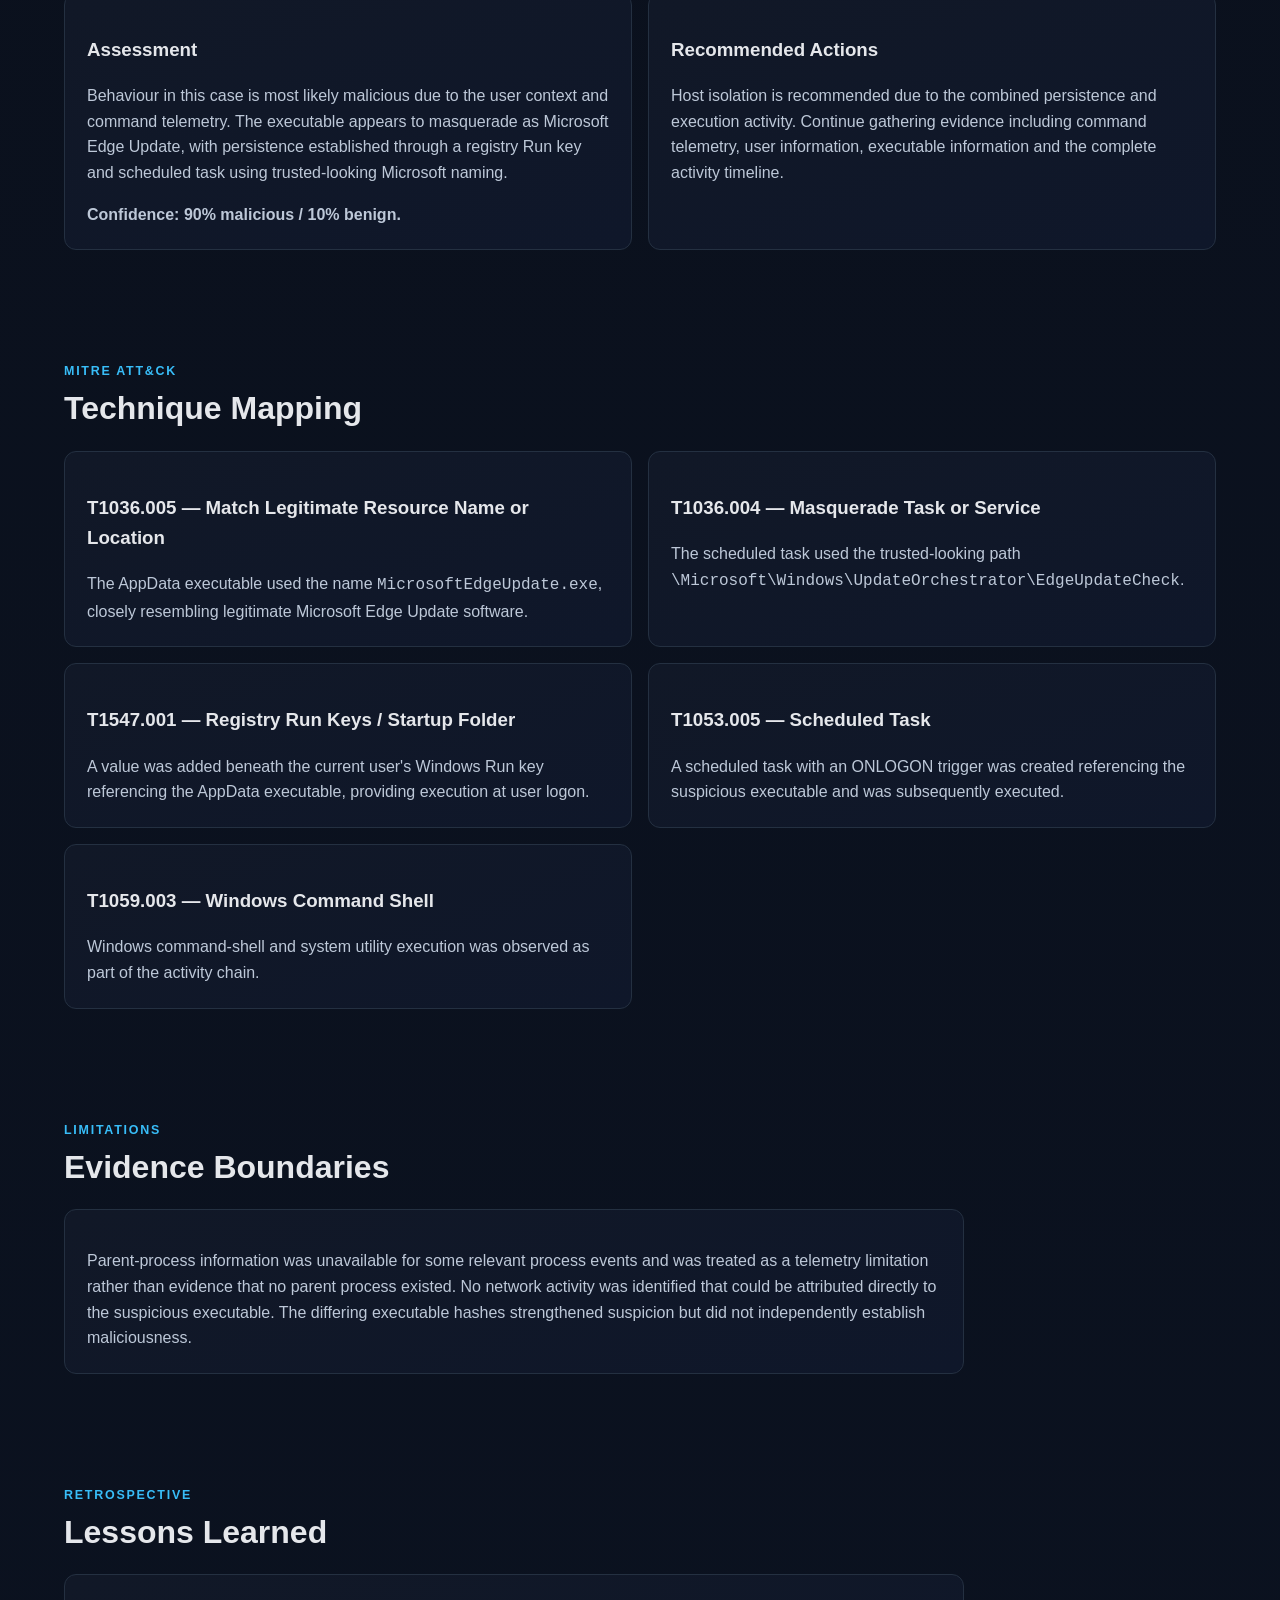
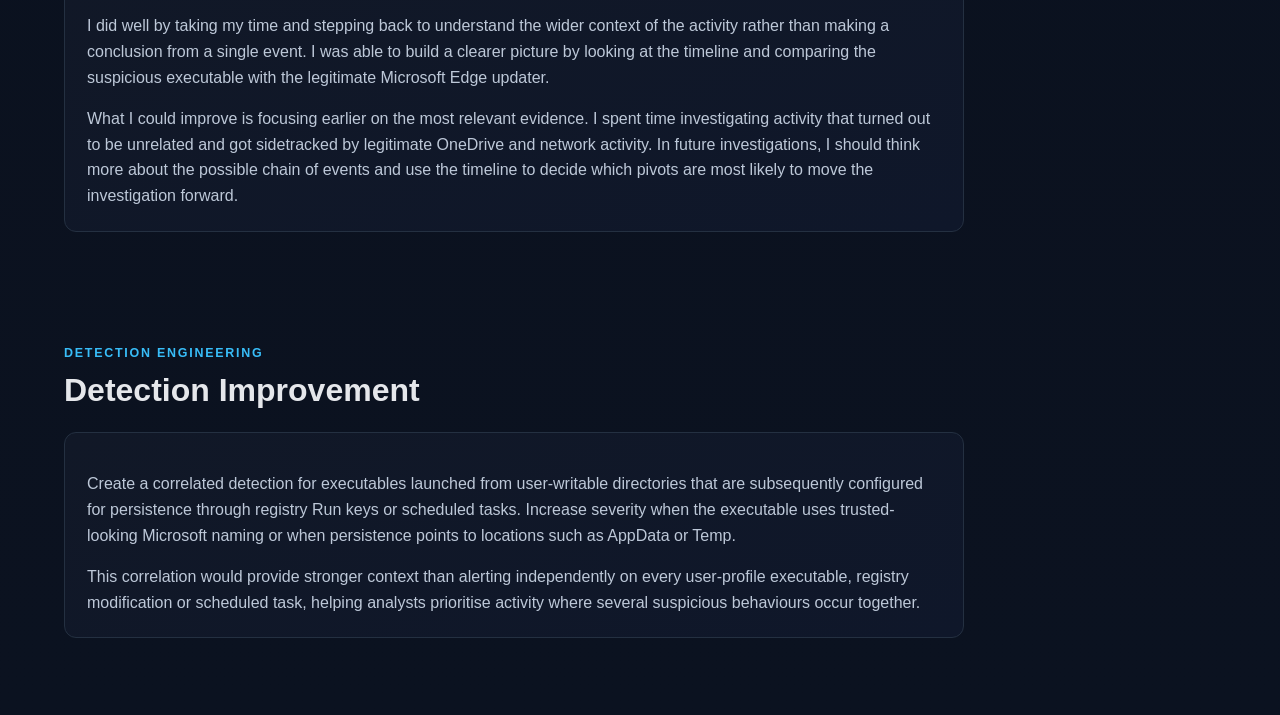
<file: cases/BP-002.html>
<!doctype html><html><head><meta charset="utf-8"><meta name="viewport" content="width=device-width,initial-scale=1"><title>BP-002 — Suspicious Persistence and Masquerading</title><link rel="stylesheet" href="../style.css"></head><body>
<header class="topbar"><div class="brand"><div class="mark">BP</div><div><div class="brand-name">BLUEPEAK SECURITY OPERATIONS</div><div class="brand-sub">Investigation Detail</div></div></div><nav><a href="../index.html">← Case history</a></nav></header>
<main class="case-page">
<section class="case-hero"><div><p class="eyebrow">BP-002</p><h1>Suspicious Persistence and Masquerading</h1><p class="case-published">Published Aug 2026</p><p class="lead">Finance workstation investigation using Sysmon, Windows Security, registry, process, DNS and network telemetry in Splunk.</p></div><span class="badge suspicious large">ASSESSMENT: HIGHLY SUSPICIOUS</span></section>
<section class="facts"><div><small>Severity</small><strong>Medium</strong></div><div><small>Host</small><strong>BNE-FIN-WS01</strong></div><div><small>Department</small><strong>Finance</strong></div><div><small>Disposition</small><strong>Escalated</strong></div><div><small>Containment</small><strong>Isolation Recommended</strong></div></section>

<section class="section"><div class="section-head"><p class="eyebrow">SUMMARY</p><h2>Executive summary</h2></div><div class="prose card">
<p>A user in the Finance department showed executable activity from <code>MicrosoftEdgeUpdate.exe</code>. Investigation of the surrounding timeline identified a registry Run key and scheduled task referencing an executable in the user's AppData directory, with the scheduled task subsequently executed.</p>
<p>Hash comparison showed that the AppData executable did not match the legitimate Microsoft Edge Update executable located under Program Files. This difference alone is not inherently malicious, but combined with the persistence activity, trusted-looking naming and execution context, the activity was assessed as most likely malicious. No network activity was identified that could be attributed to the suspicious executable.</p>
</div></section>

<section class="section"><div class="section-head"><p class="eyebrow">TIMELINE</p><h2>Key evidence</h2></div><div class="timeline">
<div class="timeline-item"><time>~10:57:03</time><div><strong>Registry Run key modification</strong><p><code>HKCU\Software\Microsoft\Windows\CurrentVersion\Run</code> was modified with a value named <code>Microsoft Edge Update</code> referencing the AppData executable.</p></div></div>
<div class="timeline-item"><time>~10:57:03</time><div><strong>Scheduled task created</strong><p><code>\Microsoft\Windows\UpdateOrchestrator\EdgeUpdateCheck</code> was created with an ONLOGON trigger and an action referencing the AppData executable.</p></div></div>
<div class="timeline-item"><time>~10:57:05</time><div><strong>Scheduled task executed</strong><p>The newly created <code>EdgeUpdateCheck</code> scheduled task was explicitly run.</p></div></div>
<div class="timeline-item"><time>~10:57:05</time><div><strong>Suspicious executable execution</strong><p><code>C:\Users\LocalAdmin\AppData\Local\Microsoft\EdgeUpdate\MicrosoftEdgeUpdate.exe</code> executed under the LocalAdmin account.</p></div></div>
<div class="timeline-item"><time>Review</time><div><strong>Hash comparison</strong><p>The SHA256 of the AppData executable differed from the Microsoft Edge Update executable located under <code>Program Files (x86)</code>.</p></div></div>
</div></section>

<section class="section"><div class="section-head"><p class="eyebrow">INVESTIGATION</p><h2>Key SPL</h2></div><div class="cards two">
<div class="card"><h3>User-profile process review</h3><pre><code>index=* host="BNE-FIN-WS01" EventCode=1
Image="*\\Users\\*"
| table _time User Image ParentImage CommandLine
| sort _time</code></pre></div>
<div class="card"><h3>Host timeline</h3><pre><code>index=* host="BNE-FIN-WS01"
earliest="08/31/2026:10:56:30" latest="08/31/2026:10:57:35"
| table _time EventCode User Image ParentImage CommandLine TargetFilename
| sort _time</code></pre></div>
<div class="card"><h3>DNS and network review</h3><pre><code>index=* host="BNE-FIN-WS01" (EventCode=22 OR EventCode=3)
earliest="08/31/2026:10:56:30" latest="08/31/2026:10:57:35"
| table _time User EventCode Image QueryName DestinationIp DestinationPort DestinationHostname
| sort _time</code></pre></div>
<div class="card"><h3>Executable hash review</h3><pre><code>index=* host="BNE-FIN-WS01" EventCode=1 Image="*\\MicrosoftEdgeUpdate.exe"
| table _time User Image CommandLine Hashes
| sort _time</code></pre></div>
</div></section>

<div class="evidence-section">
<div class="evidence-card"><div class="evidence-header"><span class="evidence-number">01</span><div><h3>User-Profile Process Execution</h3><p>Process telemetry identified <code>MicrosoftEdgeUpdate.exe</code> executing from the LocalAdmin user's AppData directory rather than the expected Program Files location.</p></div></div><a href="../assets/screenshots/BP-002/01-Process-Execution.png" target="_blank"><img src="../assets/screenshots/BP-002/01-Process-Execution.png" alt="Splunk evidence showing MicrosoftEdgeUpdate executable activity" class="evidence-image"></a></div><div class="evidence-card"><div class="evidence-header"><span class="evidence-number">02</span><div><h3>DNS and Network Review</h3><p>DNS and network telemetry was reviewed around the activity window. Background host activity was observed, but no network connection was attributed to the suspicious AppData executable.</p></div></div><a href="../assets/screenshots/BP-002/02-Network-DNS-Review.png" target="_blank"><img src="../assets/screenshots/BP-002/02-Network-DNS-Review.png" alt="Splunk DNS and network review around BP-002 activity" class="evidence-image"></a></div><div class="evidence-card"><div class="evidence-header"><span class="evidence-number">03</span><div><h3>Timeline Reconstruction</h3><p>A broader host timeline exposed the registry Run-key modification, scheduled-task creation and subsequent task execution that established the suspicious activity chain.</p></div></div><a href="../assets/screenshots/BP-002/03-Timeline-Investigation.png" target="_blank"><img src="../assets/screenshots/BP-002/03-Timeline-Investigation.png" alt="Splunk timeline showing registry and scheduled task activity" class="evidence-image"></a></div><div class="evidence-card"><div class="evidence-header"><span class="evidence-number">04</span><div><h3>Suspicious Executable Hash</h3><p>Sysmon process telemetry provided the SHA256 value for the <code>MicrosoftEdgeUpdate.exe</code> executing from the user's AppData directory.</p></div></div><a href="../assets/screenshots/BP-002/04-Suspicious-Executable-Hash.png" target="_blank"><img src="../assets/screenshots/BP-002/04-Suspicious-Executable-Hash.png" alt="Splunk evidence showing the suspicious executable SHA256" class="evidence-image"></a></div><div class="evidence-card"><div class="evidence-header"><span class="evidence-number">05</span><div><h3>Hash Comparison</h3><p>Hash comparison showed that the AppData executable did not match the legitimate Microsoft Edge Update executable observed under <code>Program Files (x86)</code>. The mismatch strengthened the masquerading hypothesis but was not treated as independently proving maliciousness.</p></div></div><a href="../assets/screenshots/BP-002/05-Hash-Comparison.png" target="_blank"><img src="../assets/screenshots/BP-002/05-Hash-Comparison.png" alt="Splunk evidence comparing MicrosoftEdgeUpdate executable hashes" class="evidence-image"></a></div></div>

<section class="section"><div class="section-head"><p class="eyebrow">ANALYSIS</p><h2>Analyst Reasoning</h2></div><div class="prose card">
<p>The activity initially appeared similar to legitimate Microsoft updater activity, and normal OneDrive and Edge-related processes were present in the surrounding telemetry. I broadened the investigation around the alert window rather than relying on the initial process hypothesis.</p>
<p>The broader timeline identified a registry Run key and scheduled task both referencing <code>MicrosoftEdgeUpdate.exe</code> within the LocalAdmin user's AppData directory. The scheduled task was then explicitly executed. These persistence mechanisms, combined with the trusted-looking Microsoft naming and user-profile location, significantly increased my suspicion.</p>
<p>I then compared the executable against the Microsoft Edge Update binary observed under Program Files and found that their SHA256 hashes did not match. Although a hash difference alone does not establish maliciousness, the combined behaviour lacked an identified legitimate business explanation. I assessed the activity as most likely malicious and recommended isolation of the workstation while further evidence was gathered.</p>
</div></section>

<section class="section"><div class="section-head"><p class="eyebrow">ASSESSMENT</p><h2>Disposition and Recommended Actions</h2></div><div class="cards two">
<div class="card"><h3>Assessment</h3><p>Behaviour in this case is most likely malicious due to the user context and command telemetry. The executable appears to masquerade as Microsoft Edge Update, with persistence established through a registry Run key and scheduled task using trusted-looking Microsoft naming.</p><p><strong>Confidence: 90% malicious / 10% benign.</strong></p></div>
<div class="card"><h3>Recommended Actions</h3><p>Host isolation is recommended due to the combined persistence and execution activity. Continue gathering evidence including command telemetry, user information, executable information and the complete activity timeline.</p></div>
</div></section>

<section class="section"><div class="section-head"><p class="eyebrow">MITRE ATT&amp;CK</p><h2>Technique Mapping</h2></div><div class="cards two">
<div class="card"><h3>T1036.005 — Match Legitimate Resource Name or Location</h3><p>The AppData executable used the name <code>MicrosoftEdgeUpdate.exe</code>, closely resembling legitimate Microsoft Edge Update software.</p></div>
<div class="card"><h3>T1036.004 — Masquerade Task or Service</h3><p>The scheduled task used the trusted-looking path <code>\Microsoft\Windows\UpdateOrchestrator\EdgeUpdateCheck</code>.</p></div>
<div class="card"><h3>T1547.001 — Registry Run Keys / Startup Folder</h3><p>A value was added beneath the current user's Windows Run key referencing the AppData executable, providing execution at user logon.</p></div>
<div class="card"><h3>T1053.005 — Scheduled Task</h3><p>A scheduled task with an ONLOGON trigger was created referencing the suspicious executable and was subsequently executed.</p></div>
<div class="card"><h3>T1059.003 — Windows Command Shell</h3><p>Windows command-shell and system utility execution was observed as part of the activity chain.</p></div>
</div></section>

<section class="section"><div class="section-head"><p class="eyebrow">LIMITATIONS</p><h2>Evidence Boundaries</h2></div><div class="prose card"><p>Parent-process information was unavailable for some relevant process events and was treated as a telemetry limitation rather than evidence that no parent process existed. No network activity was identified that could be attributed directly to the suspicious executable. The differing executable hashes strengthened suspicion but did not independently establish maliciousness.</p></div></section>

<section class="section"><div class="section-head"><p class="eyebrow">RETROSPECTIVE</p><h2>Lessons Learned</h2></div><div class="prose card">
<p>I did well by taking my time and stepping back to understand the wider context of the activity rather than making a conclusion from a single event. I was able to build a clearer picture by looking at the timeline and comparing the suspicious executable with the legitimate Microsoft Edge updater.</p>
<p>What I could improve is focusing earlier on the most relevant evidence. I spent time investigating activity that turned out to be unrelated and got sidetracked by legitimate OneDrive and network activity. In future investigations, I should think more about the possible chain of events and use the timeline to decide which pivots are most likely to move the investigation forward.</p>
</div></section>

<section class="section"><div class="section-head"><p class="eyebrow">DETECTION ENGINEERING</p><h2>Detection Improvement</h2></div><div class="prose card">
<p>Create a correlated detection for executables launched from user-writable directories that are subsequently configured for persistence through registry Run keys or scheduled tasks. Increase severity when the executable uses trusted-looking Microsoft naming or when persistence points to locations such as AppData or Temp.</p>
<p>This correlation would provide stronger context than alerting independently on every user-profile executable, registry modification or scheduled task, helping analysts prioritise activity where several suspicious behaviours occur together.</p>
</div></section>

</main></body></html>
</file>
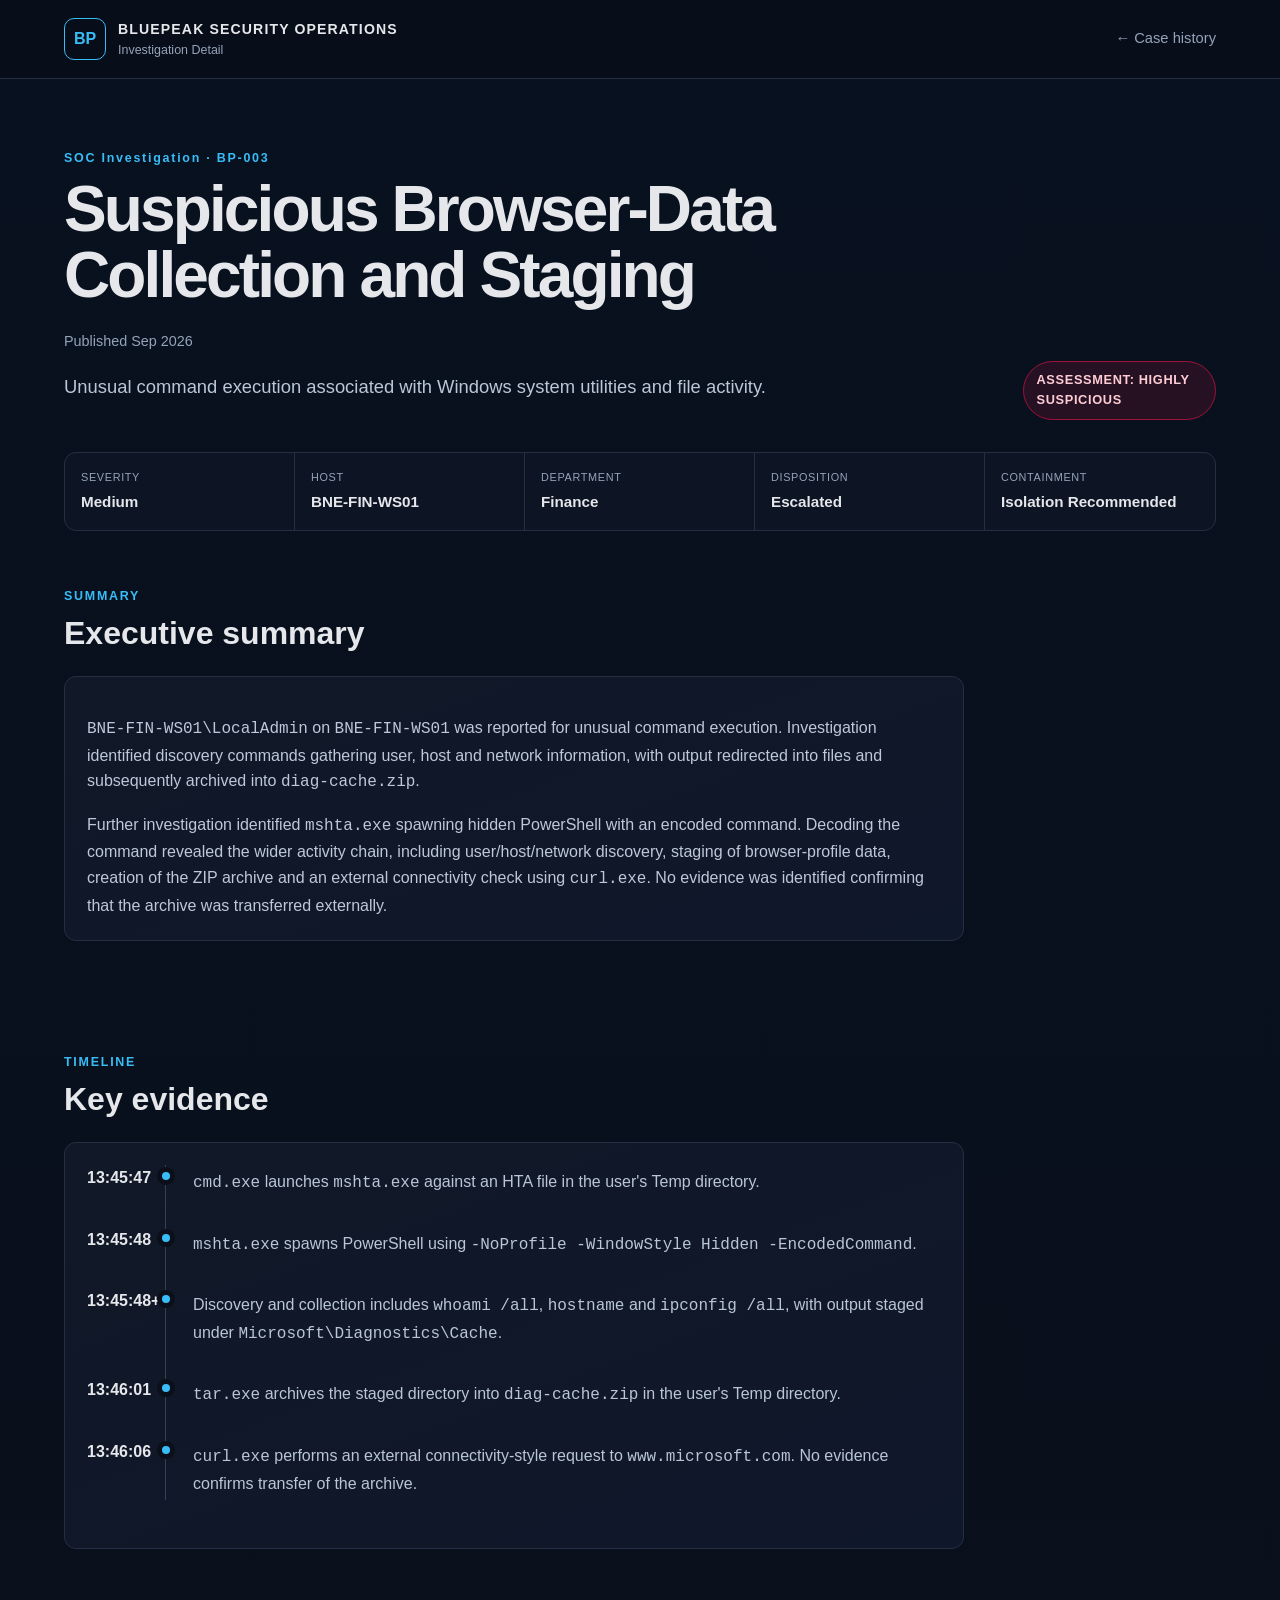
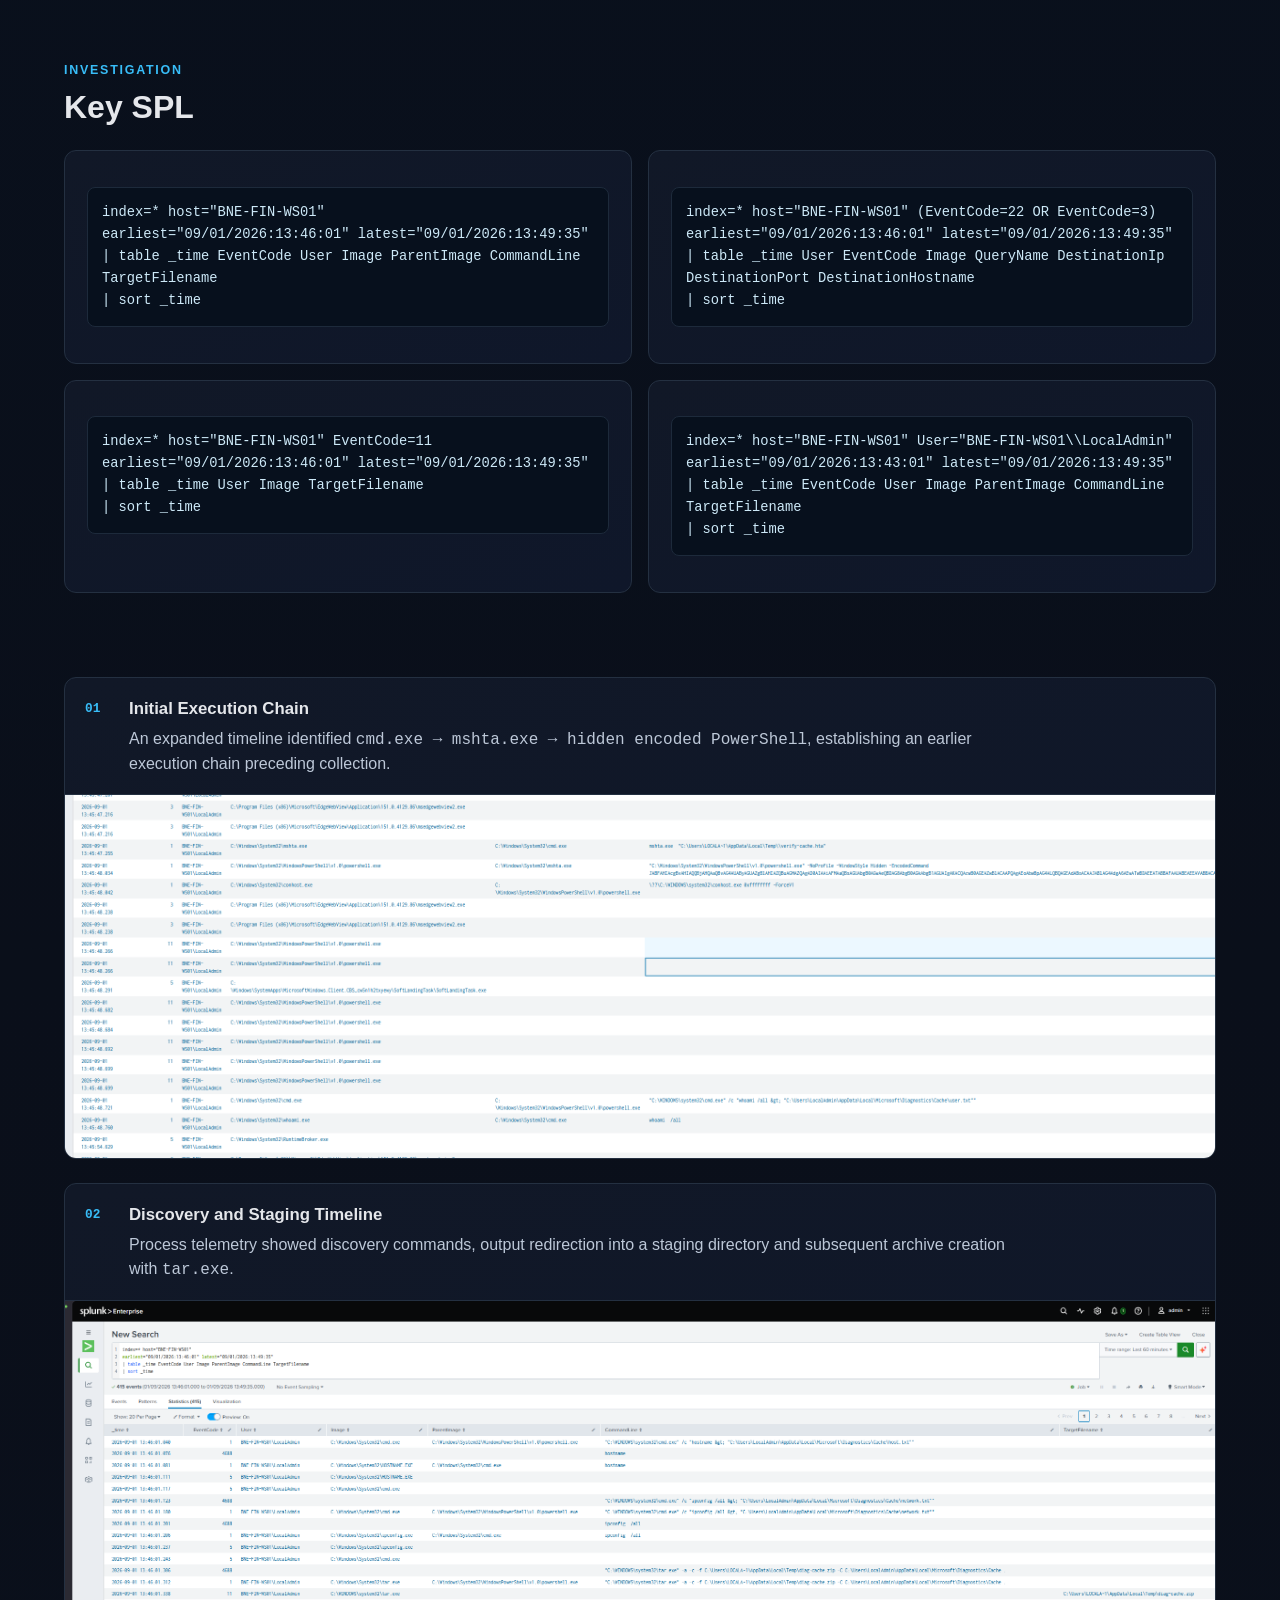
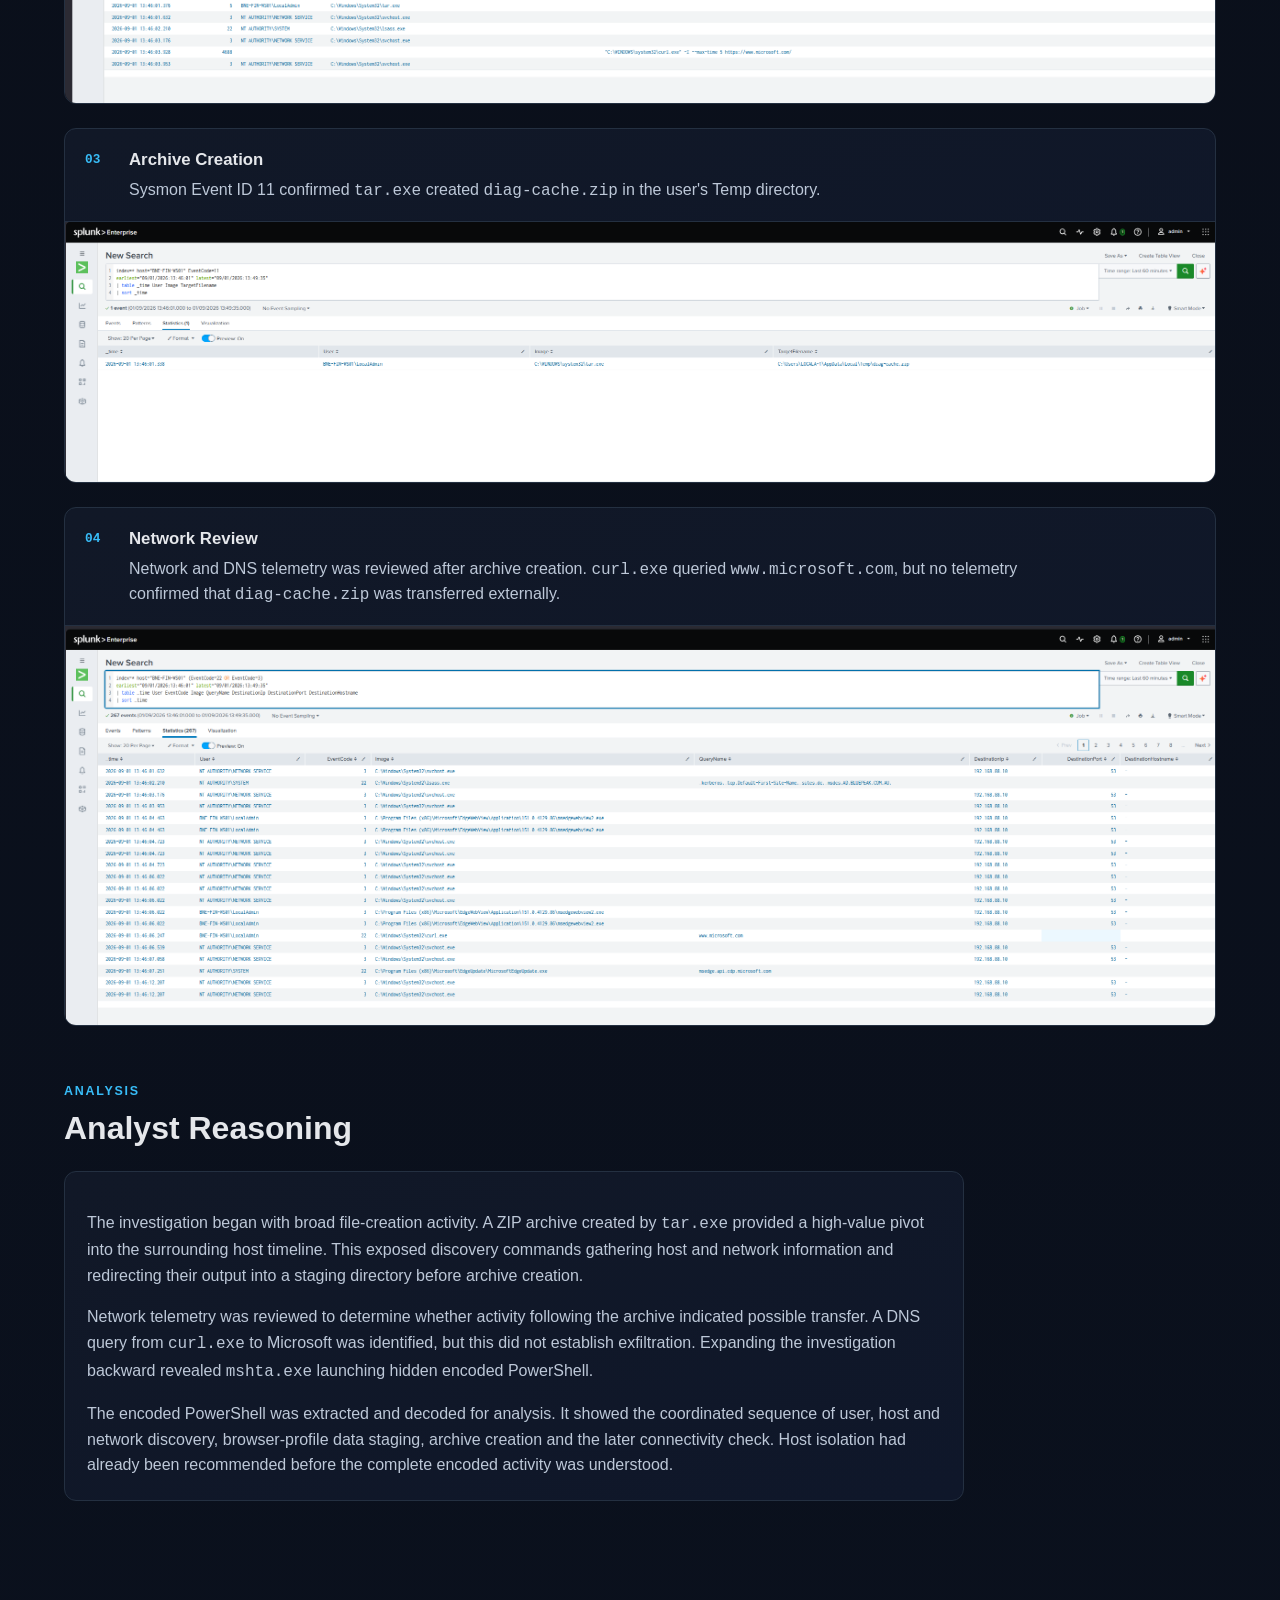
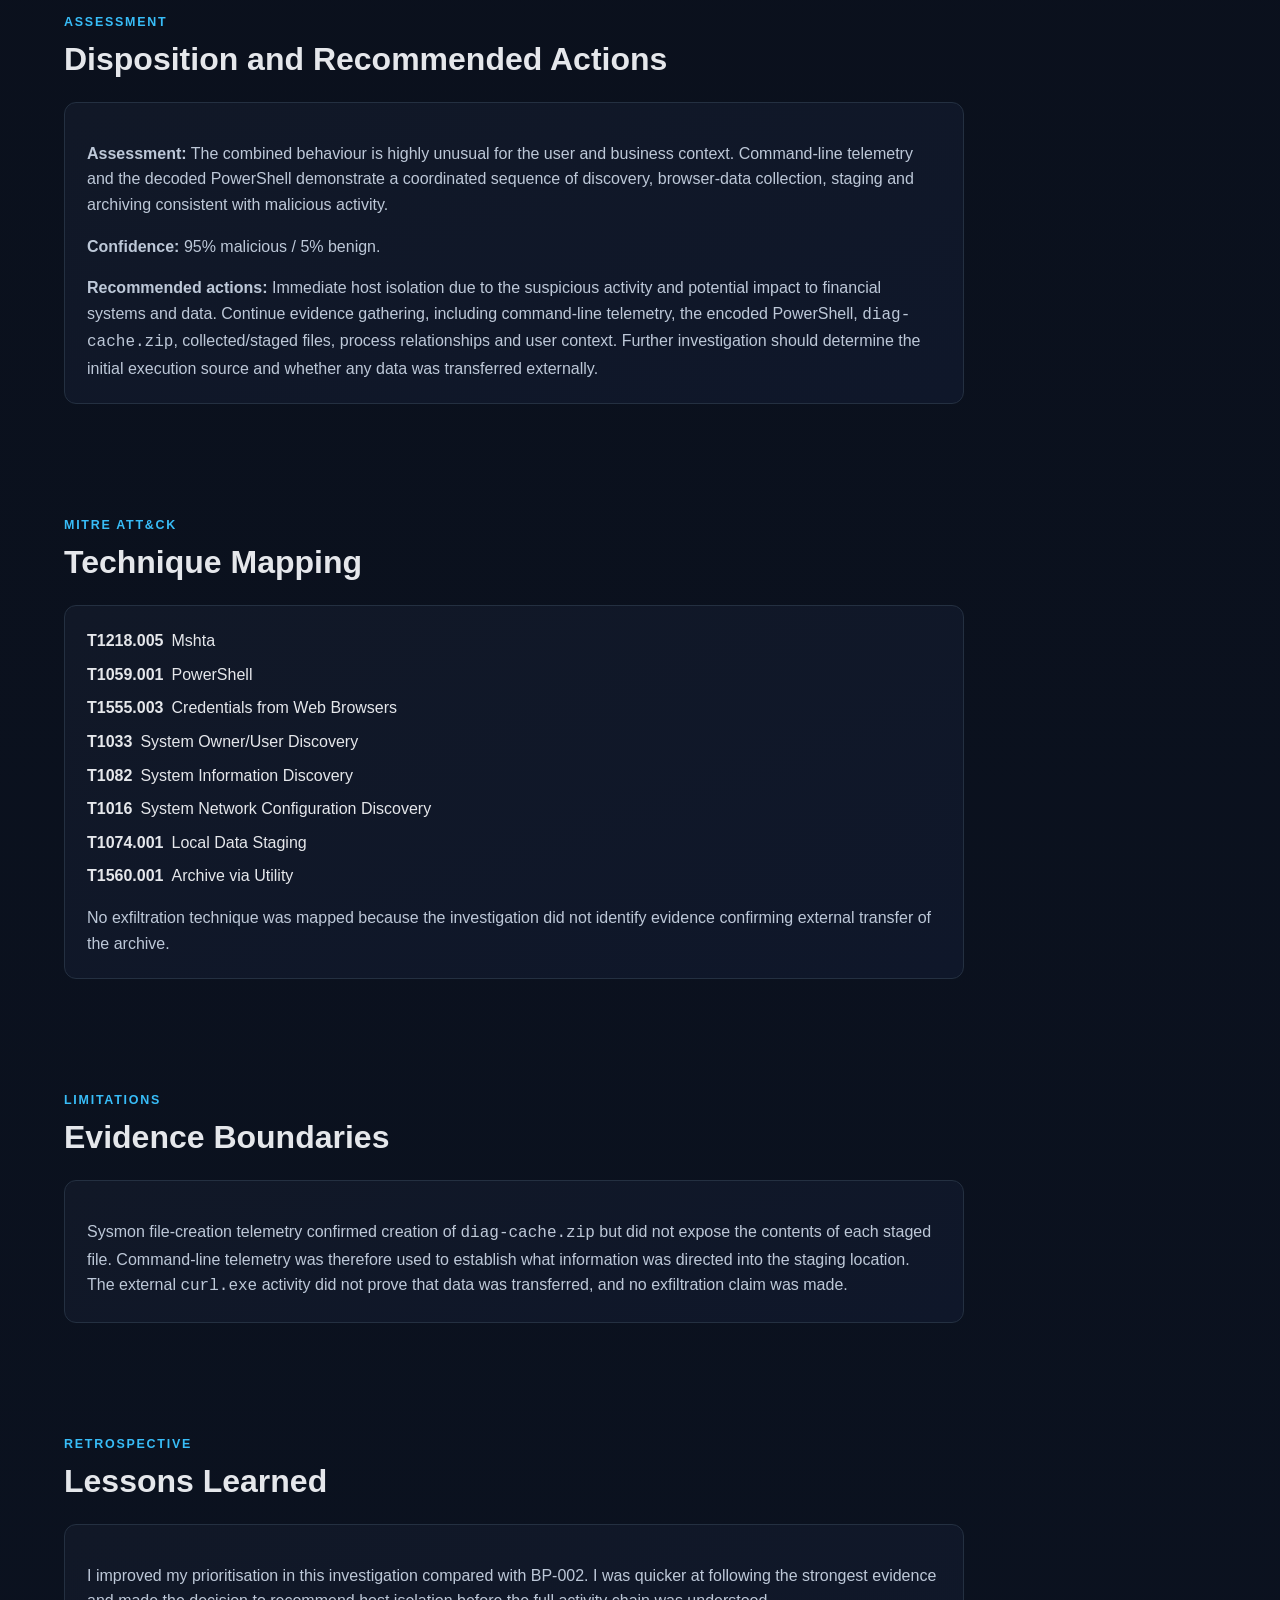
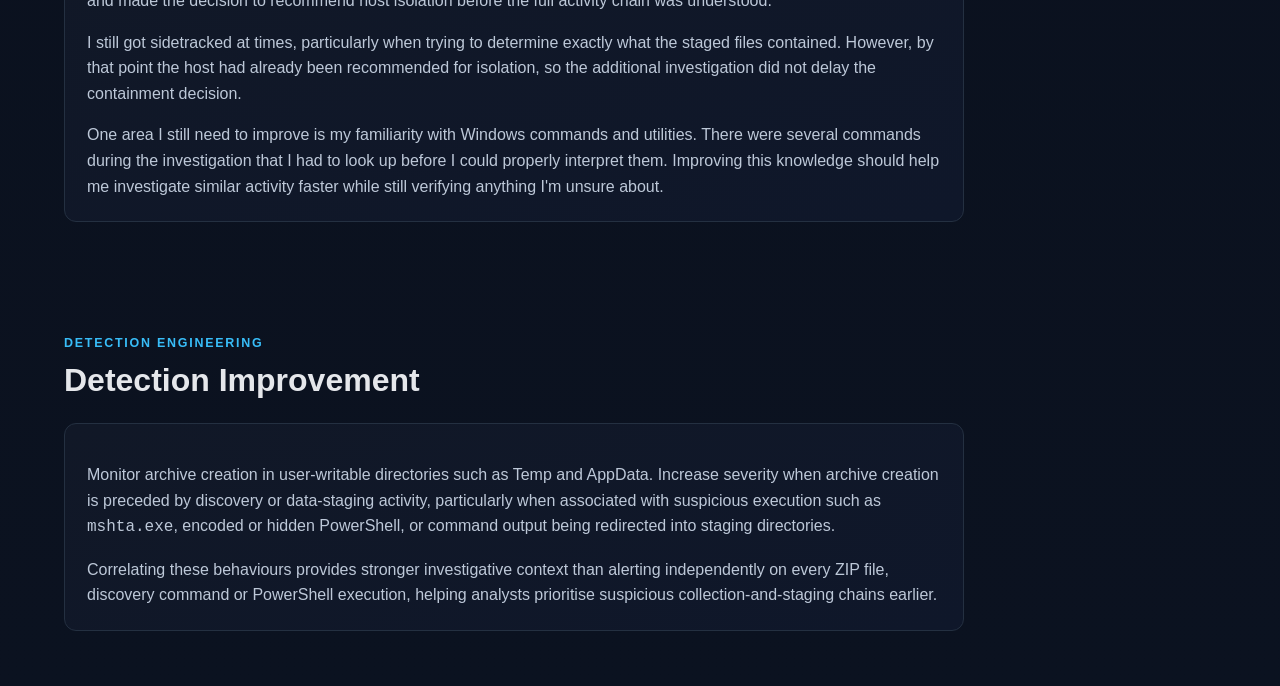
<file: cases/BP-003.html>
<!DOCTYPE html>
<html lang="en">
<head>
<meta charset="UTF-8"><meta name="viewport" content="width=device-width,initial-scale=1.0">
<title>BP-003 | BluePeak SOC</title><link rel="stylesheet" href="../style.css">
</head>
<body>
<header class="topbar"><div class="brand"><div class="mark">BP</div><div><div class="brand-name">BLUEPEAK SECURITY OPERATIONS</div><div class="brand-sub">Investigation Detail</div></div></div><nav><a href="../index.html">← Case history</a></nav></header>
<main class="case-page">
<section class="case-hero"><div>
<p class="eyebrow">SOC Investigation · BP-003</p>
<h1>Suspicious Browser-Data Collection and Staging</h1><p class="case-published">Published Sep 2026</p>
<p class="lead">Unusual command execution associated with Windows system utilities and file activity.</p>
</div>
<span class="badge suspicious large">ASSESSMENT: HIGHLY SUSPICIOUS</span>
</section>

<section class="facts">
  <div>
    <small>Severity</small>
    <strong>Medium</strong>
  </div>
  <div>
    <small>Host</small>
    <strong>BNE-FIN-WS01</strong>
  </div>
  <div>
    <small>Department</small>
    <strong>Finance</strong>
  </div>
  <div>
    <small>Disposition</small>
    <strong>Escalated</strong>
  </div>
  <div>
    <small>Containment</small>
    <strong>Isolation Recommended</strong>
  </div>
</section>
<section class="section"><div class="section-head"><p class="eyebrow">SUMMARY</p><h2>Executive summary</h2></div><div class="prose card">
<p><code>BNE-FIN-WS01\LocalAdmin</code> on <code>BNE-FIN-WS01</code> was reported for unusual command execution. Investigation identified discovery commands gathering user, host and network information, with output redirected into files and subsequently archived into <code>diag-cache.zip</code>.</p>
<p>Further investigation identified <code>mshta.exe</code> spawning hidden PowerShell with an encoded command. Decoding the command revealed the wider activity chain, including user/host/network discovery, staging of browser-profile data, creation of the ZIP archive and an external connectivity check using <code>curl.exe</code>. No evidence was identified confirming that the archive was transferred externally.</p></div></section>

<section class="section"><div class="section-head"><p class="eyebrow">TIMELINE</p><h2>Key evidence</h2></div><div class="prose card"><div class="timeline">
<div class="timeline-item"><strong>13:45:47</strong><p><code>cmd.exe</code> launches <code>mshta.exe</code> against an HTA file in the user's Temp directory.</p></div>
<div class="timeline-item"><strong>13:45:48</strong><p><code>mshta.exe</code> spawns PowerShell using <code>-NoProfile -WindowStyle Hidden -EncodedCommand</code>.</p></div>
<div class="timeline-item"><strong>13:45:48+</strong><p>Discovery and collection includes <code>whoami /all</code>, <code>hostname</code> and <code>ipconfig /all</code>, with output staged under <code>Microsoft\Diagnostics\Cache</code>.</p></div>
<div class="timeline-item"><strong>13:46:01</strong><p><code>tar.exe</code> archives the staged directory into <code>diag-cache.zip</code> in the user's Temp directory.</p></div>
<div class="timeline-item"><strong>13:46:06</strong><p><code>curl.exe</code> performs an external connectivity-style request to <code>www.microsoft.com</code>. No evidence confirms transfer of the archive.</p></div>
</div></div></section>

<section class="section"><div class="section-head"><p class="eyebrow">INVESTIGATION</p><h2>Key SPL</h2></div><div class="cards two"><div class="card"><pre><code>index=* host="BNE-FIN-WS01"
earliest="09/01/2026:13:46:01" latest="09/01/2026:13:49:35"
| table _time EventCode User Image ParentImage CommandLine TargetFilename
| sort _time</code></pre></div><div class="card"><pre><code>index=* host="BNE-FIN-WS01" (EventCode=22 OR EventCode=3)
earliest="09/01/2026:13:46:01" latest="09/01/2026:13:49:35"
| table _time User EventCode Image QueryName DestinationIp DestinationPort DestinationHostname
| sort _time</code></pre></div><div class="card"><pre><code>index=* host="BNE-FIN-WS01" EventCode=11
earliest="09/01/2026:13:46:01" latest="09/01/2026:13:49:35"
| table _time User Image TargetFilename
| sort _time</code></pre></div><div class="card"><pre><code>index=* host="BNE-FIN-WS01" User="BNE-FIN-WS01\\LocalAdmin"
earliest="09/01/2026:13:43:01" latest="09/01/2026:13:49:35"
| table _time EventCode User Image ParentImage CommandLine TargetFilename
| sort _time</code></pre></div></div></section>

<div class="evidence-section">
<div class="evidence-card"><div class="evidence-header"><span class="evidence-number">01</span><div><h3>Initial Execution Chain</h3><p>An expanded timeline identified <code>cmd.exe → mshta.exe → hidden encoded PowerShell</code>, establishing an earlier execution chain preceding collection.</p></div></div><a href="../assets/screenshots/BP-003/01-Initial-Execution-Chain.png" target="_blank"><img src="../assets/screenshots/BP-003/01-Initial-Execution-Chain.png" alt="Initial execution chain" class="evidence-image"></a></div>
<div class="evidence-card"><div class="evidence-header"><span class="evidence-number">02</span><div><h3>Discovery and Staging Timeline</h3><p>Process telemetry showed discovery commands, output redirection into a staging directory and subsequent archive creation with <code>tar.exe</code>.</p></div></div><a href="../assets/screenshots/BP-003/02-Discovery-Staging-Timeline.png" target="_blank"><img src="../assets/screenshots/BP-003/02-Discovery-Staging-Timeline.png" alt="Discovery staging timeline" class="evidence-image"></a></div>
<div class="evidence-card"><div class="evidence-header"><span class="evidence-number">03</span><div><h3>Archive Creation</h3><p>Sysmon Event ID 11 confirmed <code>tar.exe</code> created <code>diag-cache.zip</code> in the user's Temp directory.</p></div></div><a href="../assets/screenshots/BP-003/03-Archive-Creation.png" target="_blank"><img src="../assets/screenshots/BP-003/03-Archive-Creation.png" alt="Archive creation" class="evidence-image"></a></div>
<div class="evidence-card"><div class="evidence-header"><span class="evidence-number">04</span><div><h3>Network Review</h3><p>Network and DNS telemetry was reviewed after archive creation. <code>curl.exe</code> queried <code>www.microsoft.com</code>, but no telemetry confirmed that <code>diag-cache.zip</code> was transferred externally.</p></div></div><a href="../assets/screenshots/BP-003/04-Network-Review.png" target="_blank"><img src="../assets/screenshots/BP-003/04-Network-Review.png" alt="Network review" class="evidence-image"></a></div>
</div>

<section class="section"><div class="section-head"><p class="eyebrow">ANALYSIS</p><h2>Analyst Reasoning</h2></div><div class="prose card">
<p>The investigation began with broad file-creation activity. A ZIP archive created by <code>tar.exe</code> provided a high-value pivot into the surrounding host timeline. This exposed discovery commands gathering host and network information and redirecting their output into a staging directory before archive creation.</p>
<p>Network telemetry was reviewed to determine whether activity following the archive indicated possible transfer. A DNS query from <code>curl.exe</code> to Microsoft was identified, but this did not establish exfiltration. Expanding the investigation backward revealed <code>mshta.exe</code> launching hidden encoded PowerShell.</p>
<p>The encoded PowerShell was extracted and decoded for analysis. It showed the coordinated sequence of user, host and network discovery, browser-profile data staging, archive creation and the later connectivity check. Host isolation had already been recommended before the complete encoded activity was understood.</p></div></section>

<section class="section"><div class="section-head"><p class="eyebrow">ASSESSMENT</p><h2>Disposition and Recommended Actions</h2></div><div class="prose card">
<p><strong>Assessment:</strong> The combined behaviour is highly unusual for the user and business context. Command-line telemetry and the decoded PowerShell demonstrate a coordinated sequence of discovery, browser-data collection, staging and archiving consistent with malicious activity.</p>
<p><strong>Confidence:</strong> 95% malicious / 5% benign.</p>
<p><strong>Recommended actions:</strong> Immediate host isolation due to the suspicious activity and potential impact to financial systems and data. Continue evidence gathering, including command-line telemetry, the encoded PowerShell, <code>diag-cache.zip</code>, collected/staged files, process relationships and user context. Further investigation should determine the initial execution source and whether any data was transferred externally.</p></div></section>

<section class="section"><div class="section-head"><p class="eyebrow">MITRE ATT&amp;CK</p><h2>Technique Mapping</h2></div><div class="prose card"><div class="mitre-grid">
<div><strong>T1218.005</strong><span>Mshta</span></div><div><strong>T1059.001</strong><span>PowerShell</span></div>
<div><strong>T1555.003</strong><span>Credentials from Web Browsers</span></div><div><strong>T1033</strong><span>System Owner/User Discovery</span></div>
<div><strong>T1082</strong><span>System Information Discovery</span></div><div><strong>T1016</strong><span>System Network Configuration Discovery</span></div>
<div><strong>T1074.001</strong><span>Local Data Staging</span></div><div><strong>T1560.001</strong><span>Archive via Utility</span></div>
</div><p>No exfiltration technique was mapped because the investigation did not identify evidence confirming external transfer of the archive.</p></div></section>

<section class="section"><div class="section-head"><p class="eyebrow">LIMITATIONS</p><h2>Evidence Boundaries</h2></div><div class="prose card">
<p>Sysmon file-creation telemetry confirmed creation of <code>diag-cache.zip</code> but did not expose the contents of each staged file. Command-line telemetry was therefore used to establish what information was directed into the staging location. The external <code>curl.exe</code> activity did not prove that data was transferred, and no exfiltration claim was made.</p></div></section>

<section class="section"><div class="section-head"><p class="eyebrow">RETROSPECTIVE</p><h2>Lessons Learned</h2></div><div class="prose card">
<p>I improved my prioritisation in this investigation compared with BP-002. I was quicker at following the strongest evidence and made the decision to recommend host isolation before the full activity chain was understood.</p>
<p>I still got sidetracked at times, particularly when trying to determine exactly what the staged files contained. However, by that point the host had already been recommended for isolation, so the additional investigation did not delay the containment decision.</p>
<p>One area I still need to improve is my familiarity with Windows commands and utilities. There were several commands during the investigation that I had to look up before I could properly interpret them. Improving this knowledge should help me investigate similar activity faster while still verifying anything I'm unsure about.</p></div></section>

<section class="section"><div class="section-head"><p class="eyebrow">DETECTION ENGINEERING</p><h2>Detection Improvement</h2></div><div class="prose card">
<p>Monitor archive creation in user-writable directories such as Temp and AppData. Increase severity when archive creation is preceded by discovery or data-staging activity, particularly when associated with suspicious execution such as <code>mshta.exe</code>, encoded or hidden PowerShell, or command output being redirected into staging directories.</p>
<p>Correlating these behaviours provides stronger investigative context than alerting independently on every ZIP file, discovery command or PowerShell execution, helping analysts prioritise suspicious collection-and-staging chains earlier.</p></div></section>
</main>

</body></html>
</file>
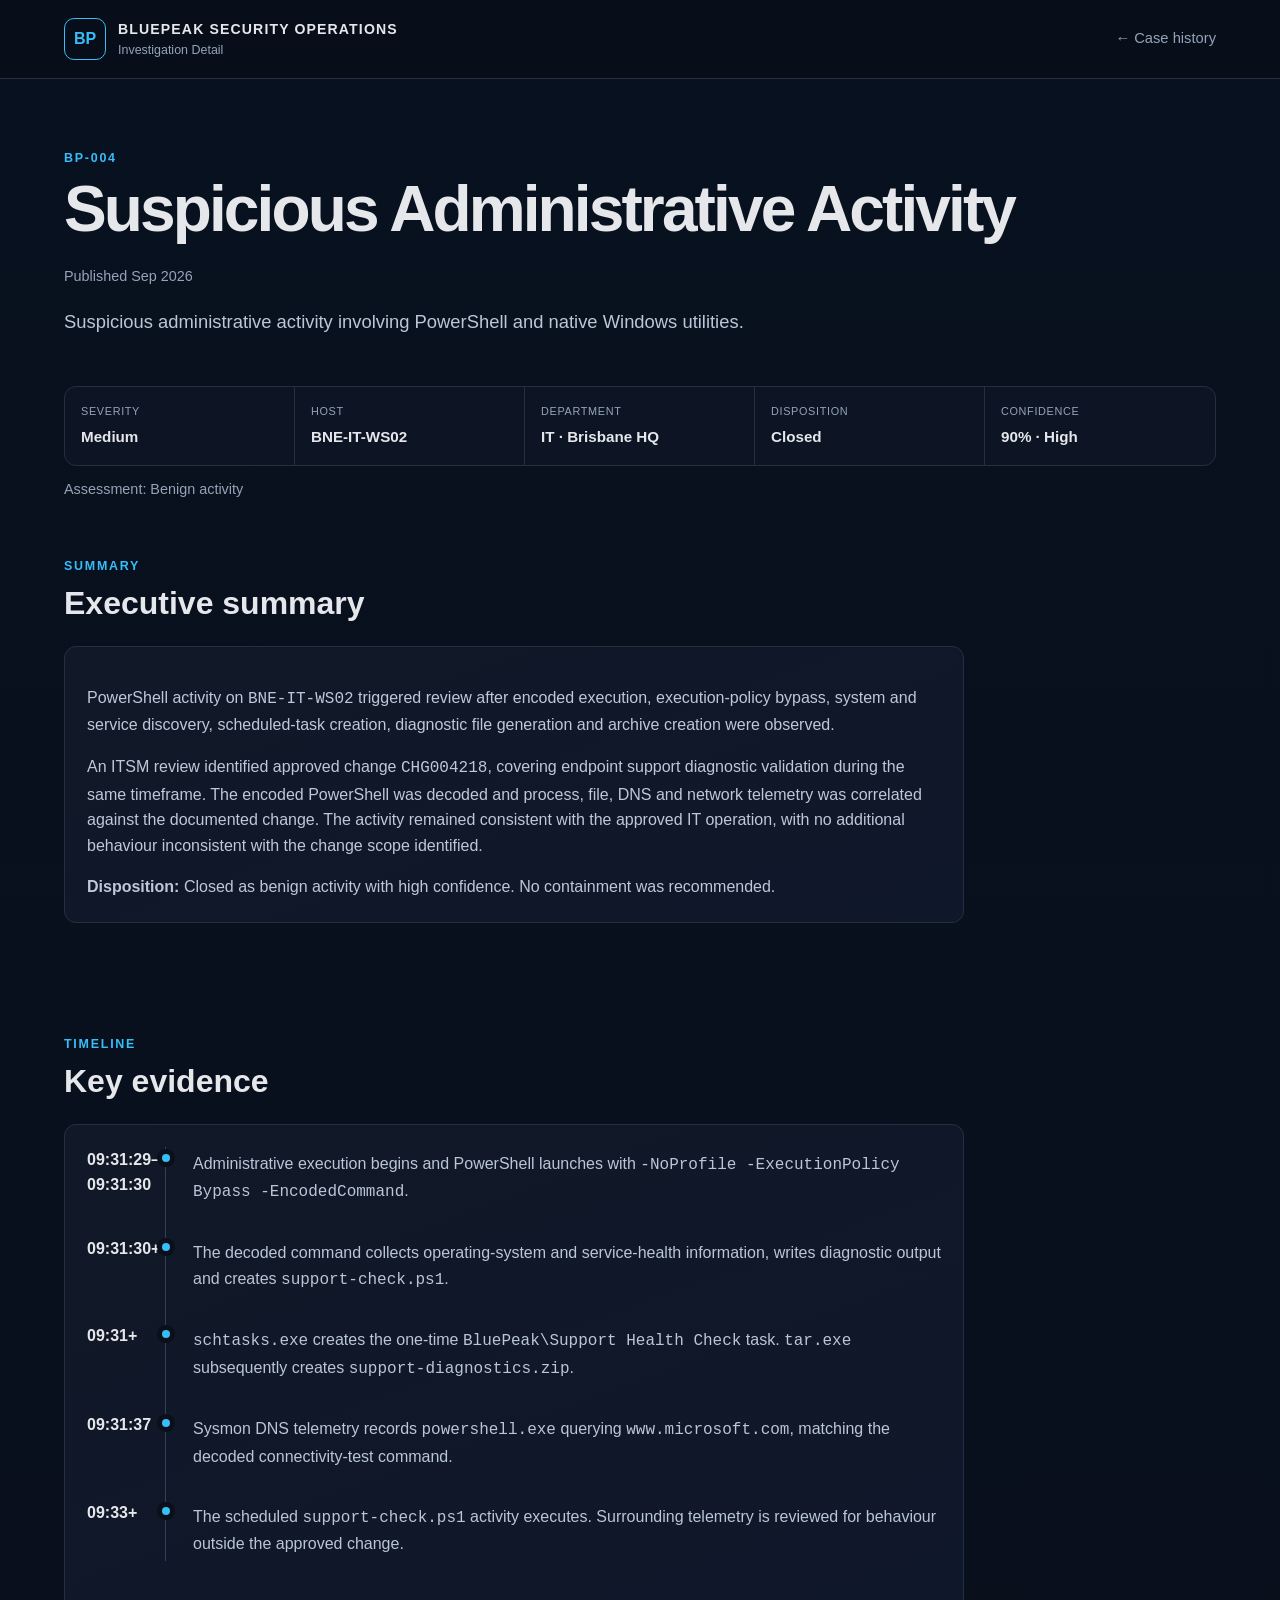
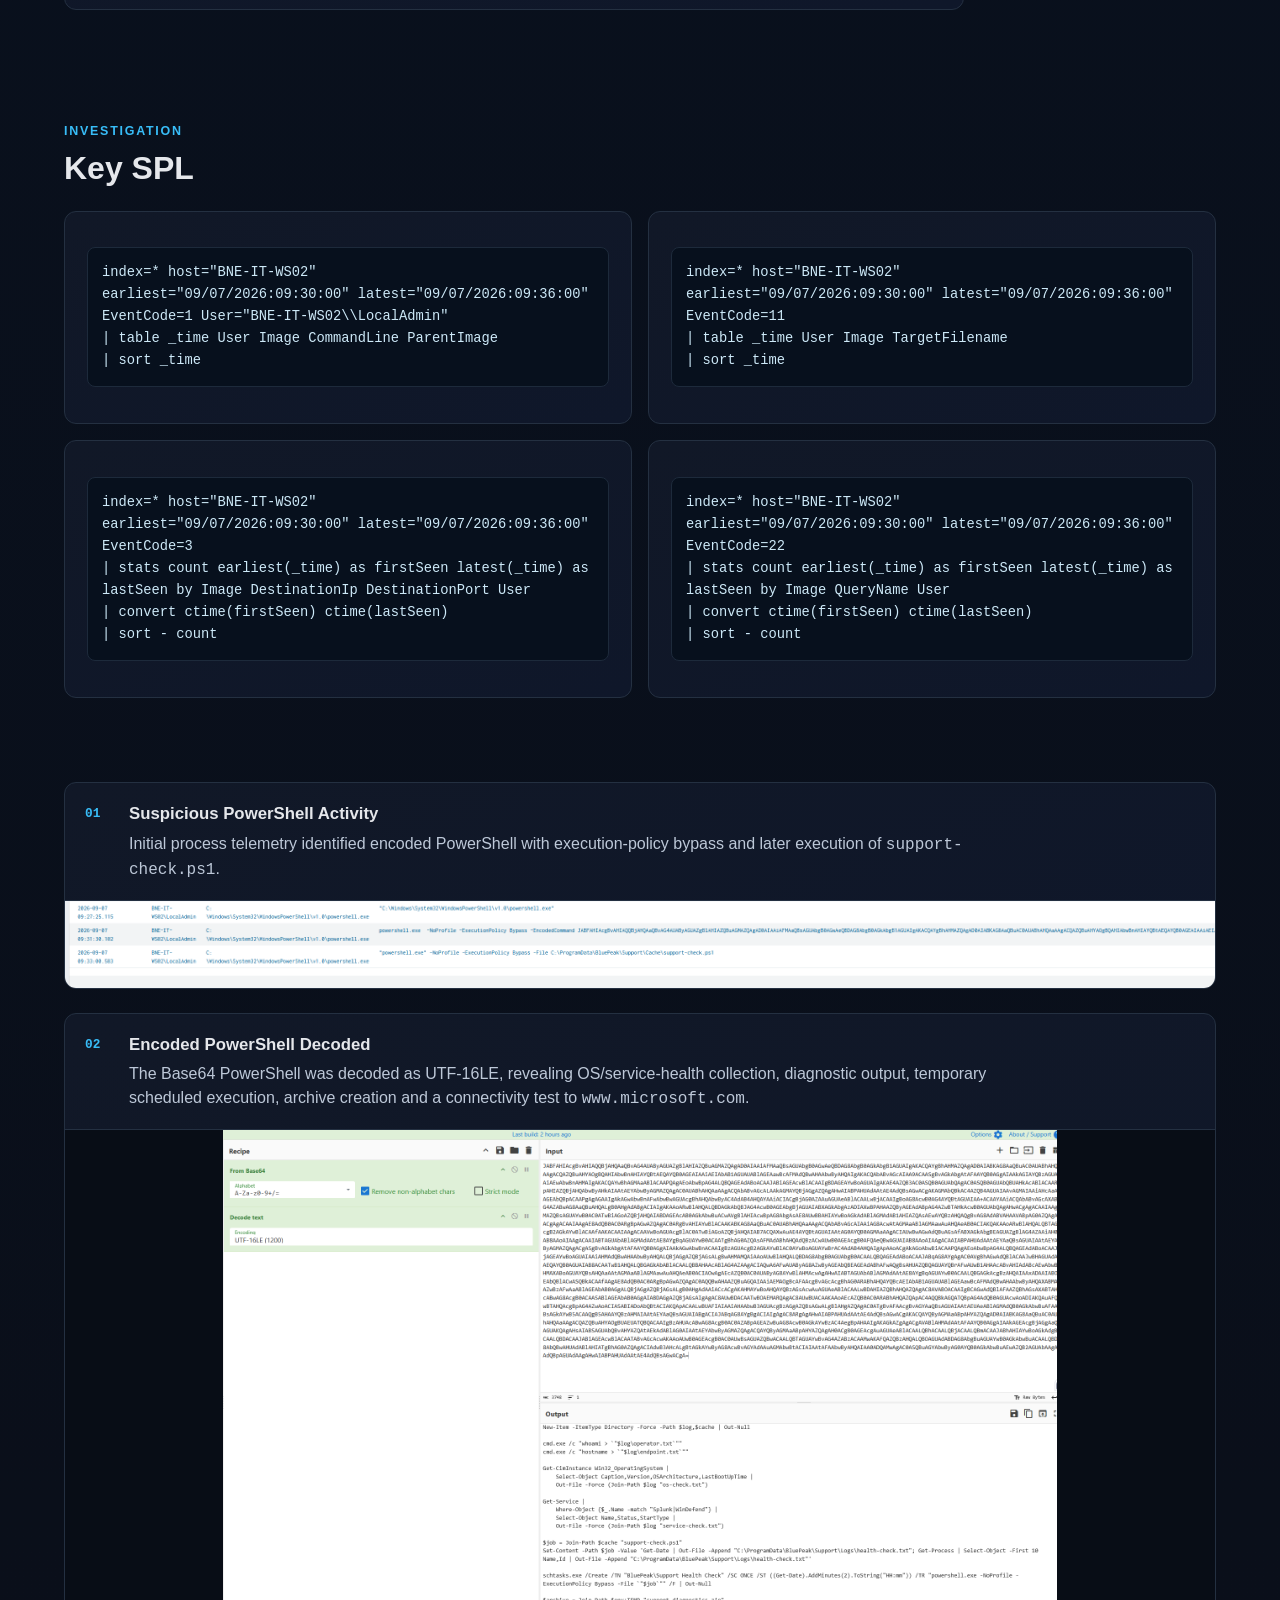
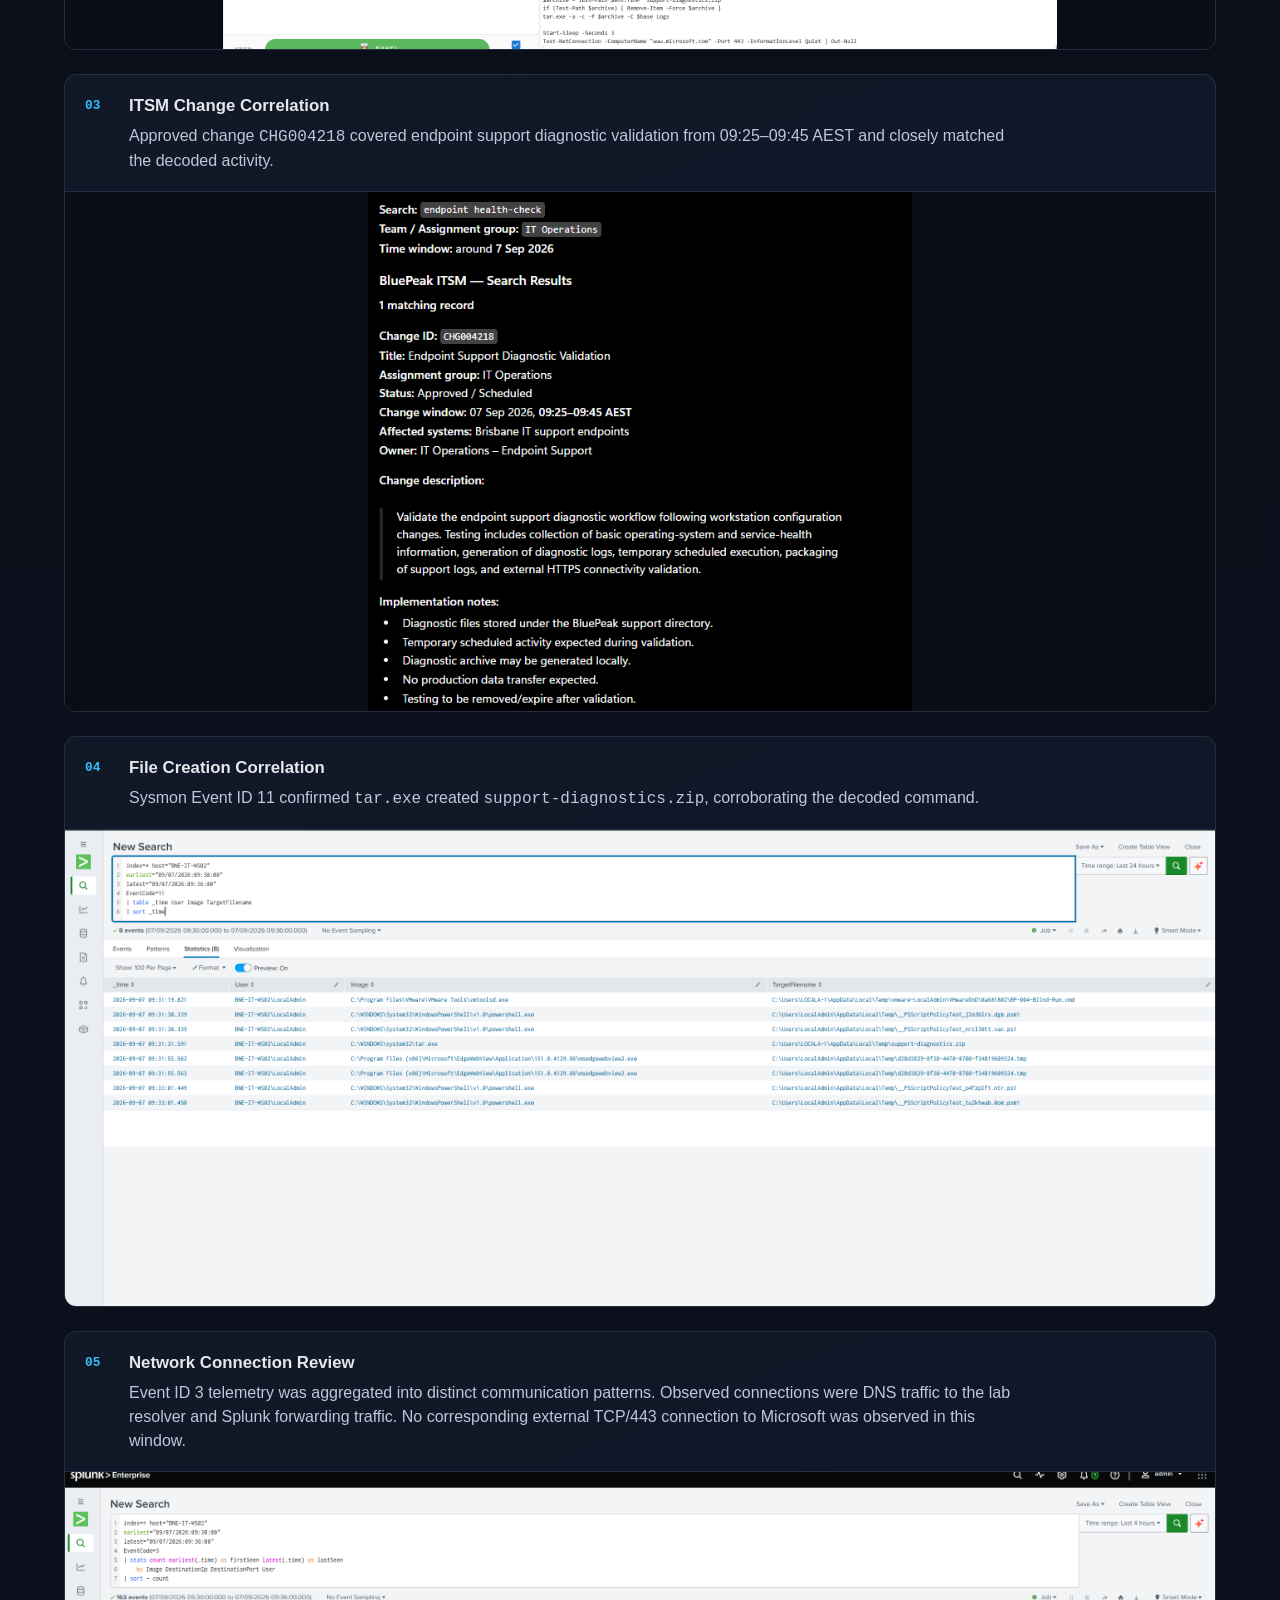
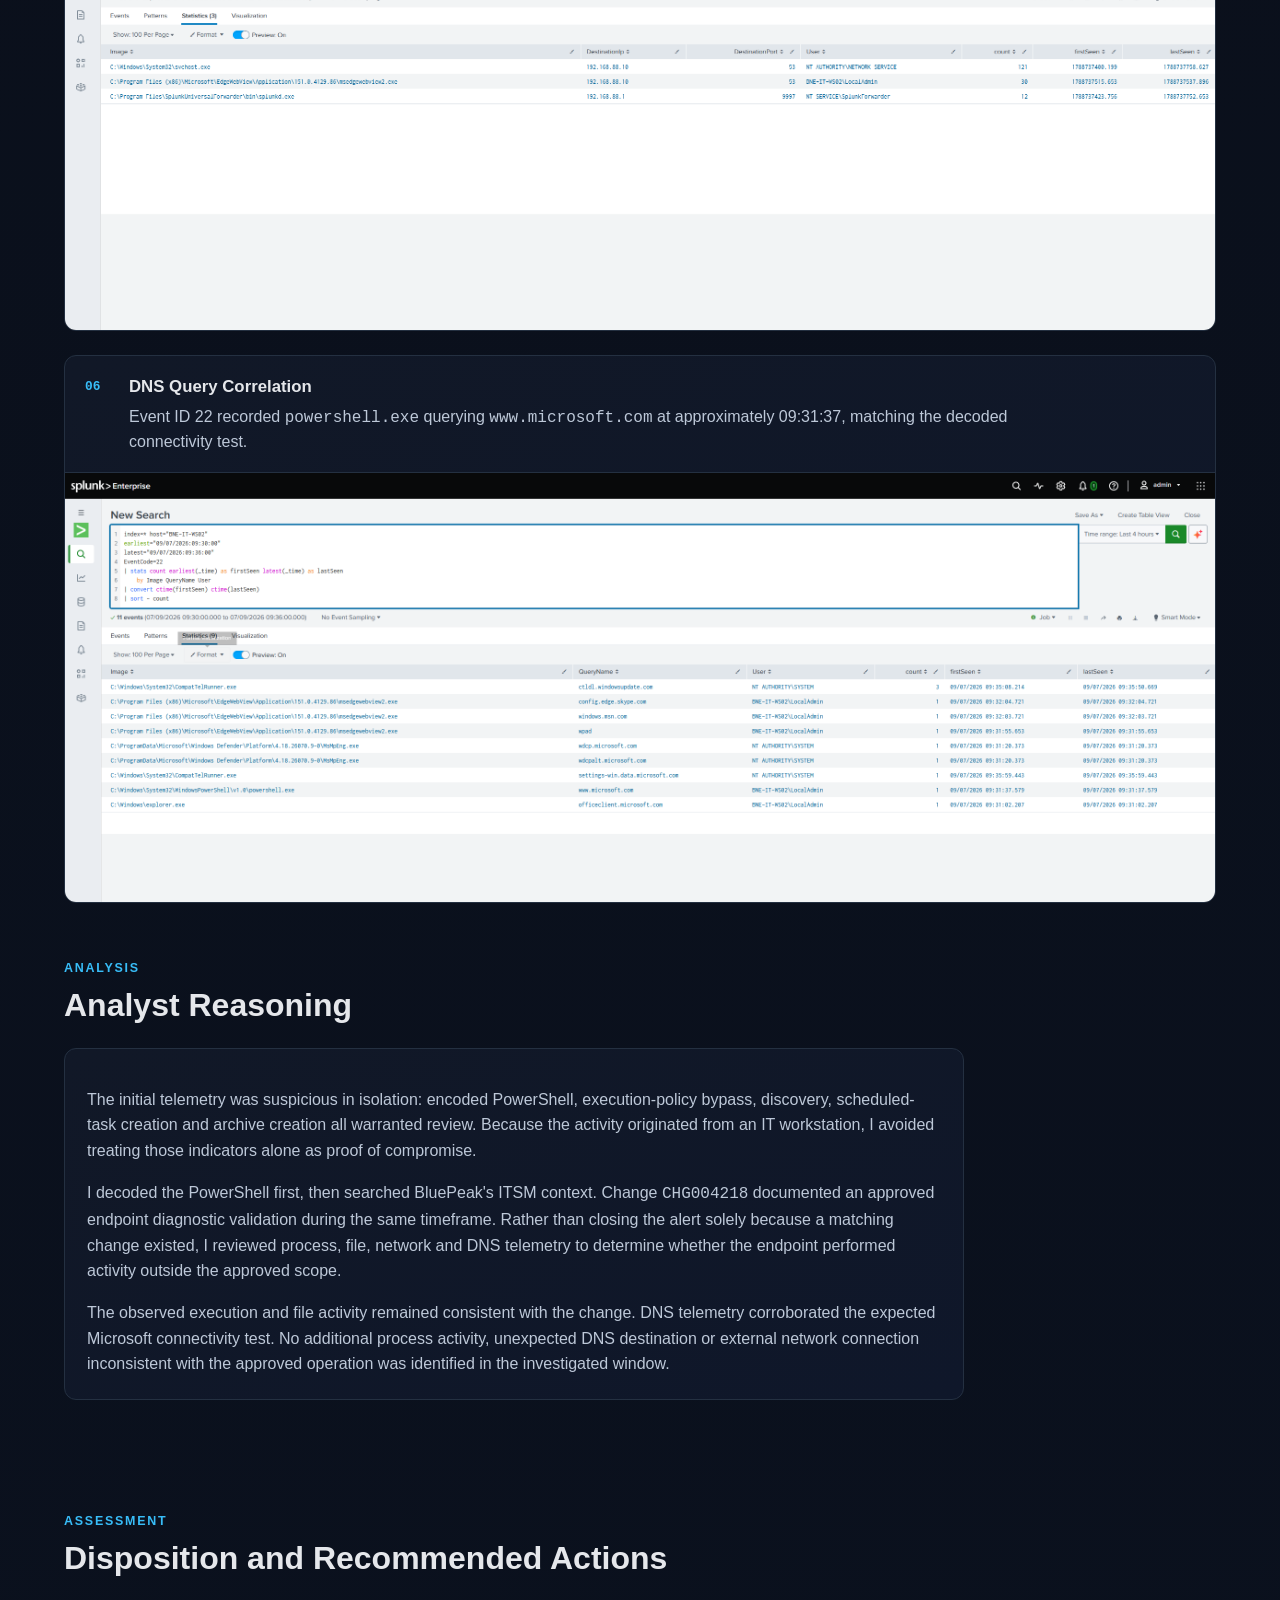
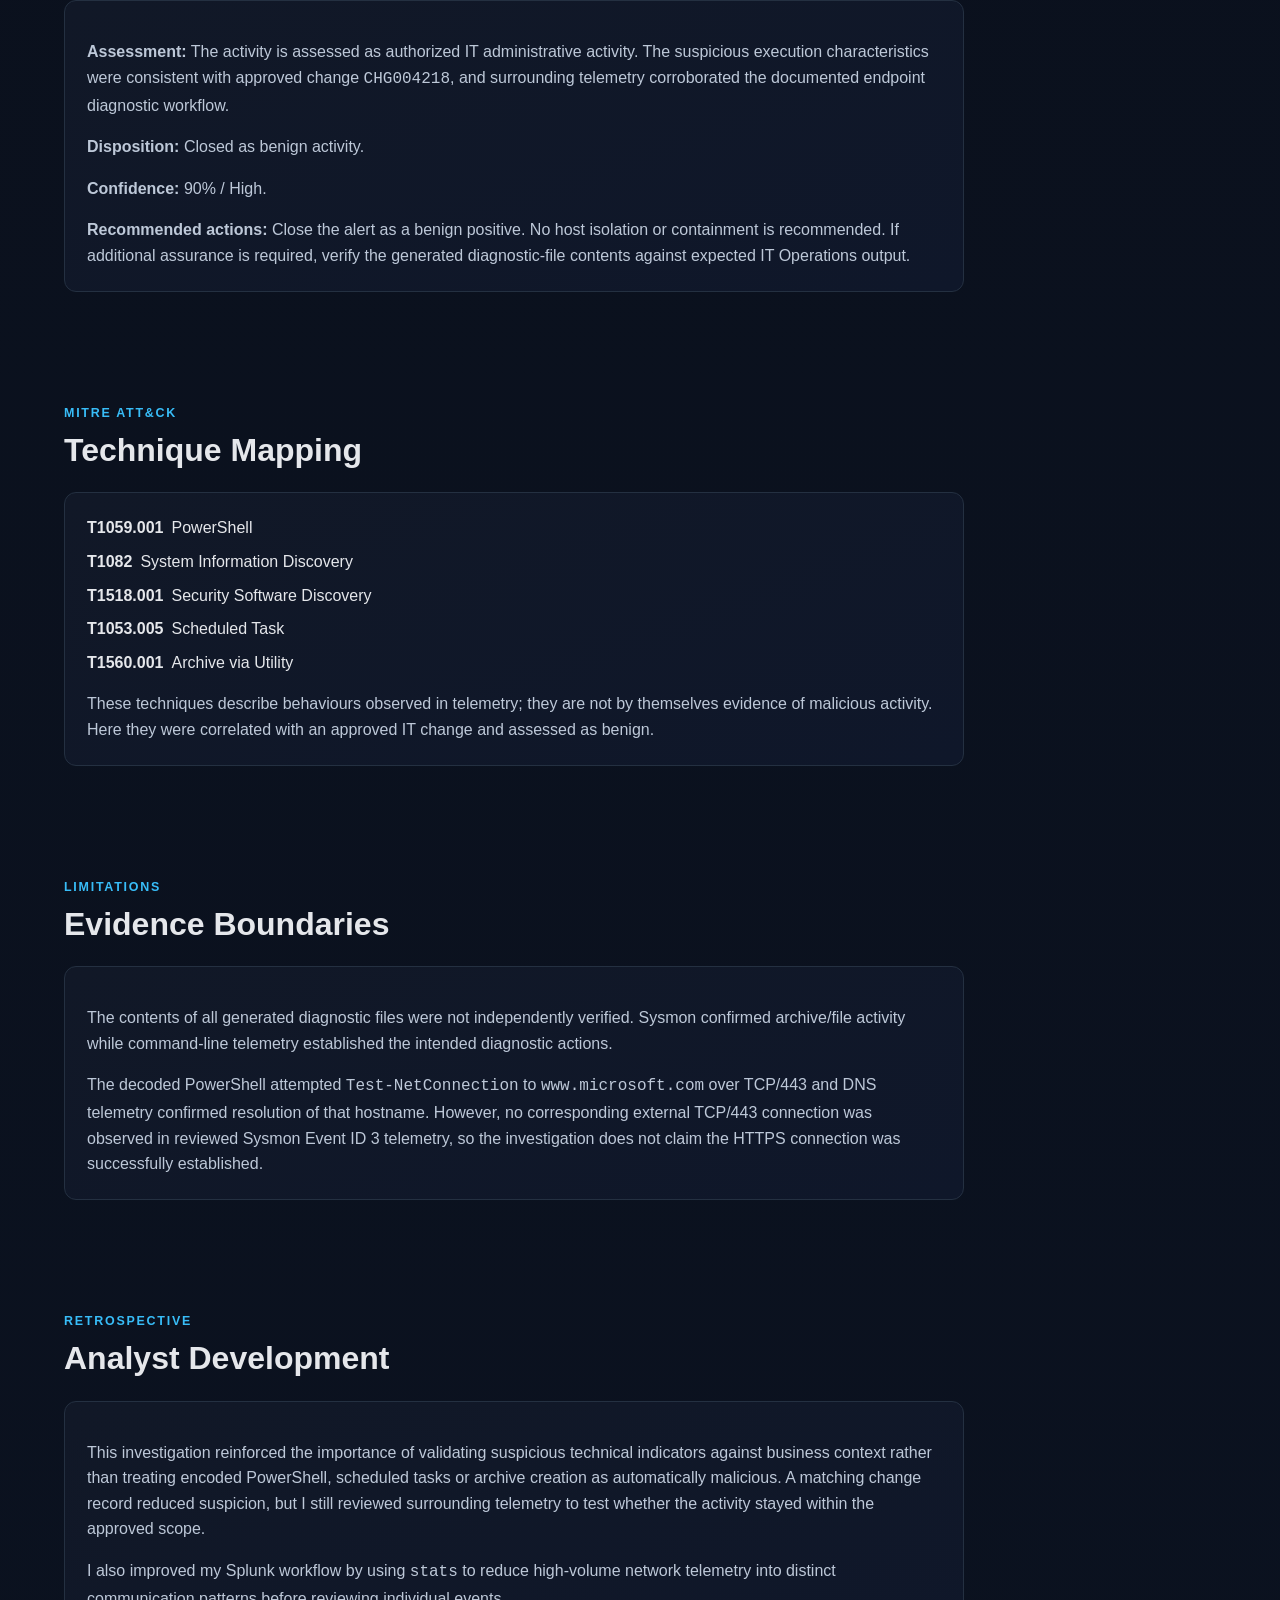
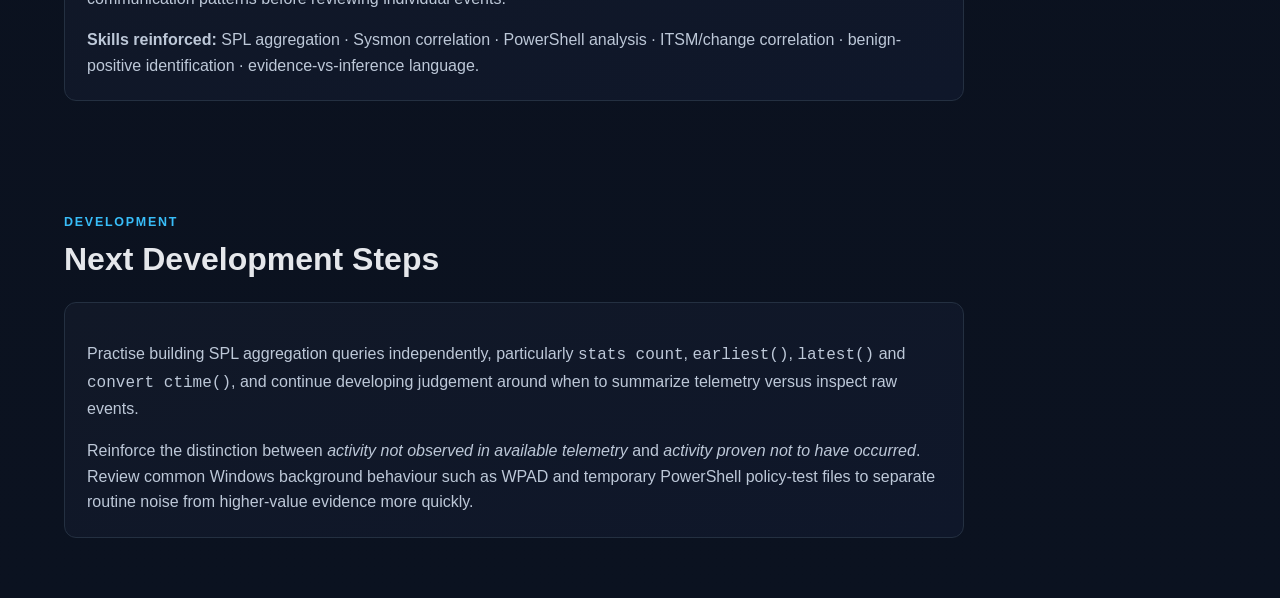
<file: cases/BP-004.html>
<!DOCTYPE html>
<html lang="en">
<head>
<meta charset="UTF-8"><meta name="viewport" content="width=device-width,initial-scale=1.0">
<title>BP-004 | BluePeak SOC</title><link rel="stylesheet" href="../style.css">
</head>
<body>
<header class="topbar"><div class="brand"><div class="mark">BP</div><div><div class="brand-name">BLUEPEAK SECURITY OPERATIONS</div><div class="brand-sub">Investigation Detail</div></div></div><nav><a href="../index.html">← Case history</a></nav></header>
<main class="case-page">
<section class="case-hero"><div><p class="eyebrow">BP-004</p><h1>Suspicious Administrative Activity</h1><p class="case-published">Published Sep 2026</p><p class="lead">Suspicious administrative activity involving PowerShell and native Windows utilities.</p></div></section>
<section class="facts">
<div><small>Severity</small><strong>Medium</strong></div>
<div><small>Host</small><strong>BNE-IT-WS02</strong></div>
<div><small>Department</small><strong>IT · Brisbane HQ</strong></div>
<div><small>Disposition</small><strong>Closed</strong></div>
<div><small>Confidence</small><strong>90% · High</strong></div>
</section><p class="case-assessment">Assessment: Benign activity</p>
<section class="section"><div class="section-head"><p class="eyebrow">SUMMARY</p><h2>Executive summary</h2></div><div class="prose card"><p>PowerShell activity on <code>BNE-IT-WS02</code> triggered review after encoded execution, execution-policy bypass, system and service discovery, scheduled-task creation, diagnostic file generation and archive creation were observed.</p><p>An ITSM review identified approved change <code>CHG004218</code>, covering endpoint support diagnostic validation during the same timeframe. The encoded PowerShell was decoded and process, file, DNS and network telemetry was correlated against the documented change. The activity remained consistent with the approved IT operation, with no additional behaviour inconsistent with the change scope identified.</p><p><strong>Disposition:</strong> Closed as benign activity with high confidence. No containment was recommended.</p></div></section>
<section class="section"><div class="section-head"><p class="eyebrow">TIMELINE</p><h2>Key evidence</h2></div><div class="prose card"><div class="timeline"><div class="timeline-item"><strong>09:31:29–09:31:30</strong><p>Administrative execution begins and PowerShell launches with <code>-NoProfile -ExecutionPolicy Bypass -EncodedCommand</code>.</p></div><div class="timeline-item"><strong>09:31:30+</strong><p>The decoded command collects operating-system and service-health information, writes diagnostic output and creates <code>support-check.ps1</code>.</p></div><div class="timeline-item"><strong>09:31+</strong><p><code>schtasks.exe</code> creates the one-time <code>BluePeak\Support Health Check</code> task. <code>tar.exe</code> subsequently creates <code>support-diagnostics.zip</code>.</p></div><div class="timeline-item"><strong>09:31:37</strong><p>Sysmon DNS telemetry records <code>powershell.exe</code> querying <code>www.microsoft.com</code>, matching the decoded connectivity-test command.</p></div><div class="timeline-item"><strong>09:33+</strong><p>The scheduled <code>support-check.ps1</code> activity executes. Surrounding telemetry is reviewed for behaviour outside the approved change.</p></div></div></div></section>
<section class="section"><div class="section-head"><p class="eyebrow">INVESTIGATION</p><h2>Key SPL</h2></div><div class="cards two"><div class="card"><pre><code>index=* host="BNE-IT-WS02"
earliest="09/07/2026:09:30:00" latest="09/07/2026:09:36:00"
EventCode=1 User="BNE-IT-WS02\\LocalAdmin"
| table _time User Image CommandLine ParentImage
| sort _time</code></pre></div><div class="card"><pre><code>index=* host="BNE-IT-WS02"
earliest="09/07/2026:09:30:00" latest="09/07/2026:09:36:00"
EventCode=11
| table _time User Image TargetFilename
| sort _time</code></pre></div><div class="card"><pre><code>index=* host="BNE-IT-WS02"
earliest="09/07/2026:09:30:00" latest="09/07/2026:09:36:00"
EventCode=3
| stats count earliest(_time) as firstSeen latest(_time) as lastSeen by Image DestinationIp DestinationPort User
| convert ctime(firstSeen) ctime(lastSeen)
| sort - count</code></pre></div><div class="card"><pre><code>index=* host="BNE-IT-WS02"
earliest="09/07/2026:09:30:00" latest="09/07/2026:09:36:00"
EventCode=22
| stats count earliest(_time) as firstSeen latest(_time) as lastSeen by Image QueryName User
| convert ctime(firstSeen) ctime(lastSeen)
| sort - count</code></pre></div></div></section>
<div class="evidence-section">
<div class="evidence-card"><div class="evidence-header"><span class="evidence-number">01</span><div><h3>Suspicious PowerShell Activity</h3><p>Initial process telemetry identified encoded PowerShell with execution-policy bypass and later execution of <code>support-check.ps1</code>.</p></div></div><a href="../assets/screenshots/BP-004/01-alert-powershell-activity.png" target="_blank"><img src="../assets/screenshots/BP-004/01-alert-powershell-activity.png" alt="Initial suspicious PowerShell activity" class="evidence-image"></a></div>
<div class="evidence-card"><div class="evidence-header"><span class="evidence-number">02</span><div><h3>Encoded PowerShell Decoded</h3><p>The Base64 PowerShell was decoded as UTF-16LE, revealing OS/service-health collection, diagnostic output, temporary scheduled execution, archive creation and a connectivity test to <code>www.microsoft.com</code>.</p></div></div><a href="../assets/screenshots/BP-004/02-decoded-powershell-command.png" target="_blank"><img src="../assets/screenshots/BP-004/02-decoded-powershell-command.png" alt="Decoded PowerShell command" class="evidence-image"></a></div>
<div class="evidence-card"><div class="evidence-header"><span class="evidence-number">03</span><div><h3>ITSM Change Correlation</h3><p>Approved change <code>CHG004218</code> covered endpoint support diagnostic validation from 09:25–09:45 AEST and closely matched the decoded activity.</p></div></div><a href="../assets/screenshots/BP-004/03-itsm-change-record-CHG004218.png" target="_blank"><img src="../assets/screenshots/BP-004/03-itsm-change-record-CHG004218.png" alt="ITSM change record CHG004218" class="evidence-image"></a></div>
<div class="evidence-card"><div class="evidence-header"><span class="evidence-number">04</span><div><h3>File Creation Correlation</h3><p>Sysmon Event ID 11 confirmed <code>tar.exe</code> created <code>support-diagnostics.zip</code>, corroborating the decoded command.</p></div></div><a href="../assets/screenshots/BP-004/04-file-creation-correlation.png" target="_blank"><img src="../assets/screenshots/BP-004/04-file-creation-correlation.png" alt="File creation correlation" class="evidence-image"></a></div>
<div class="evidence-card"><div class="evidence-header"><span class="evidence-number">05</span><div><h3>Network Connection Review</h3><p>Event ID 3 telemetry was aggregated into distinct communication patterns. Observed connections were DNS traffic to the lab resolver and Splunk forwarding traffic. No corresponding external TCP/443 connection to Microsoft was observed in this window.</p></div></div><a href="../assets/screenshots/BP-004/05-network-connection-summary.png" target="_blank"><img src="../assets/screenshots/BP-004/05-network-connection-summary.png" alt="Network connection summary" class="evidence-image"></a></div>
<div class="evidence-card"><div class="evidence-header"><span class="evidence-number">06</span><div><h3>DNS Query Correlation</h3><p>Event ID 22 recorded <code>powershell.exe</code> querying <code>www.microsoft.com</code> at approximately 09:31:37, matching the decoded connectivity test.</p></div></div><a href="../assets/screenshots/BP-004/06-dns-query-correlation.png" target="_blank"><img src="../assets/screenshots/BP-004/06-dns-query-correlation.png" alt="DNS query correlation" class="evidence-image"></a></div></div>
<section class="section"><div class="section-head"><p class="eyebrow">ANALYSIS</p><h2>Analyst Reasoning</h2></div><div class="prose card"><p>The initial telemetry was suspicious in isolation: encoded PowerShell, execution-policy bypass, discovery, scheduled-task creation and archive creation all warranted review. Because the activity originated from an IT workstation, I avoided treating those indicators alone as proof of compromise.</p><p>I decoded the PowerShell first, then searched BluePeak's ITSM context. Change <code>CHG004218</code> documented an approved endpoint diagnostic validation during the same timeframe. Rather than closing the alert solely because a matching change existed, I reviewed process, file, network and DNS telemetry to determine whether the endpoint performed activity outside the approved scope.</p><p>The observed execution and file activity remained consistent with the change. DNS telemetry corroborated the expected Microsoft connectivity test. No additional process activity, unexpected DNS destination or external network connection inconsistent with the approved operation was identified in the investigated window.</p></div></section>
<section class="section"><div class="section-head"><p class="eyebrow">ASSESSMENT</p><h2>Disposition and Recommended Actions</h2></div><div class="prose card"><p><strong>Assessment:</strong> The activity is assessed as authorized IT administrative activity. The suspicious execution characteristics were consistent with approved change <code>CHG004218</code>, and surrounding telemetry corroborated the documented endpoint diagnostic workflow.</p><p><strong>Disposition:</strong> Closed as benign activity.</p><p><strong>Confidence:</strong> 90% / High.</p><p><strong>Recommended actions:</strong> Close the alert as a benign positive. No host isolation or containment is recommended. If additional assurance is required, verify the generated diagnostic-file contents against expected IT Operations output.</p></div></section>
<section class="section"><div class="section-head"><p class="eyebrow">MITRE ATT&amp;CK</p><h2>Technique Mapping</h2></div><div class="prose card"><div class="mitre-grid"><div><strong>T1059.001</strong><span>PowerShell</span></div><div><strong>T1082</strong><span>System Information Discovery</span></div><div><strong>T1518.001</strong><span>Security Software Discovery</span></div><div><strong>T1053.005</strong><span>Scheduled Task</span></div><div><strong>T1560.001</strong><span>Archive via Utility</span></div></div><p>These techniques describe behaviours observed in telemetry; they are not by themselves evidence of malicious activity. Here they were correlated with an approved IT change and assessed as benign.</p></div></section>
<section class="section"><div class="section-head"><p class="eyebrow">LIMITATIONS</p><h2>Evidence Boundaries</h2></div><div class="prose card"><p>The contents of all generated diagnostic files were not independently verified. Sysmon confirmed archive/file activity while command-line telemetry established the intended diagnostic actions.</p><p>The decoded PowerShell attempted <code>Test-NetConnection</code> to <code>www.microsoft.com</code> over TCP/443 and DNS telemetry confirmed resolution of that hostname. However, no corresponding external TCP/443 connection was observed in reviewed Sysmon Event ID 3 telemetry, so the investigation does not claim the HTTPS connection was successfully established.</p></div></section>
<section class="section"><div class="section-head"><p class="eyebrow">RETROSPECTIVE</p><h2>Analyst Development</h2></div><div class="prose card"><p>This investigation reinforced the importance of validating suspicious technical indicators against business context rather than treating encoded PowerShell, scheduled tasks or archive creation as automatically malicious. A matching change record reduced suspicion, but I still reviewed surrounding telemetry to test whether the activity stayed within the approved scope.</p><p>I also improved my Splunk workflow by using <code>stats</code> to reduce high-volume network telemetry into distinct communication patterns before reviewing individual events.</p><p><strong>Skills reinforced:</strong> SPL aggregation · Sysmon correlation · PowerShell analysis · ITSM/change correlation · benign-positive identification · evidence-vs-inference language.</p></div></section>
<section class="section"><div class="section-head"><p class="eyebrow">DEVELOPMENT</p><h2>Next Development Steps</h2></div><div class="prose card"><p>Practise building SPL aggregation queries independently, particularly <code>stats count</code>, <code>earliest()</code>, <code>latest()</code> and <code>convert ctime()</code>, and continue developing judgement around when to summarize telemetry versus inspect raw events.</p><p>Reinforce the distinction between <em>activity not observed in available telemetry</em> and <em>activity proven not to have occurred</em>. Review common Windows background behaviour such as WPAD and temporary PowerShell policy-test files to separate routine noise from higher-value evidence more quickly.</p></div></section>
</main>

</body></html>
</file>
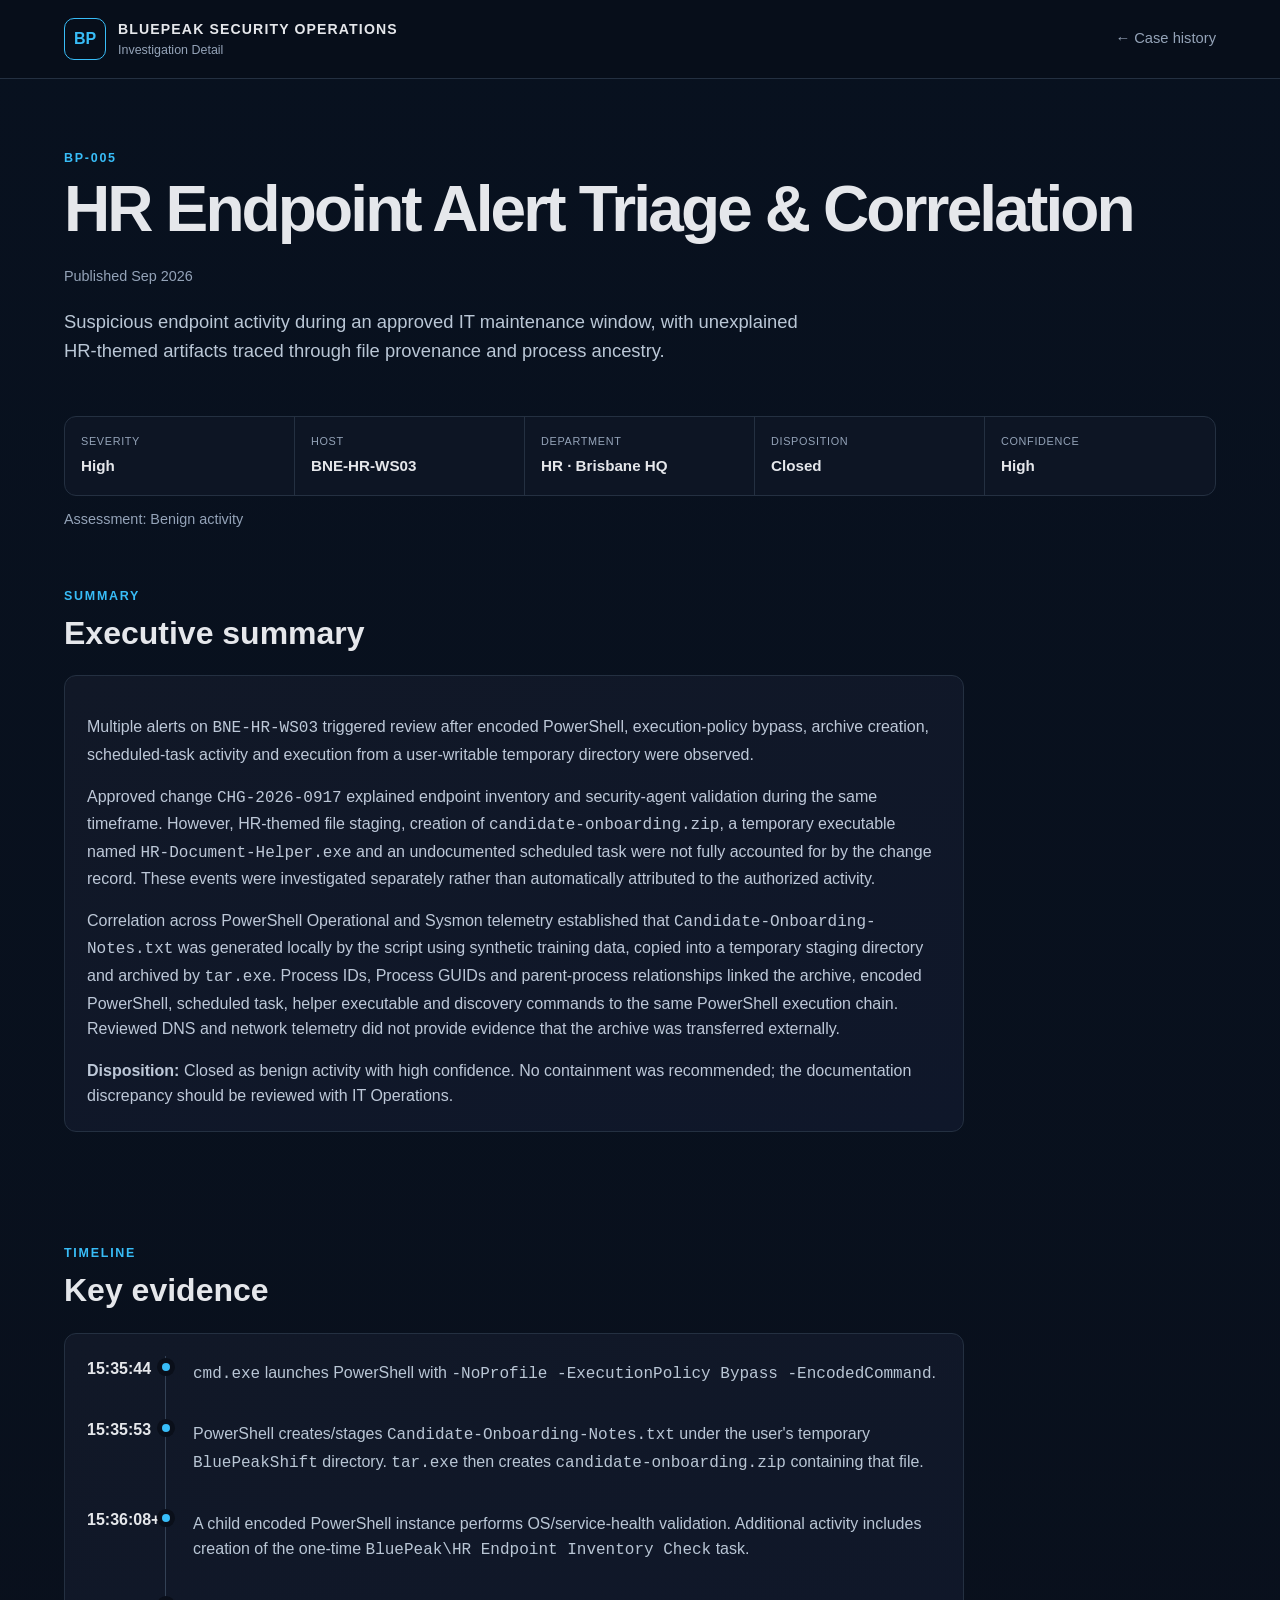
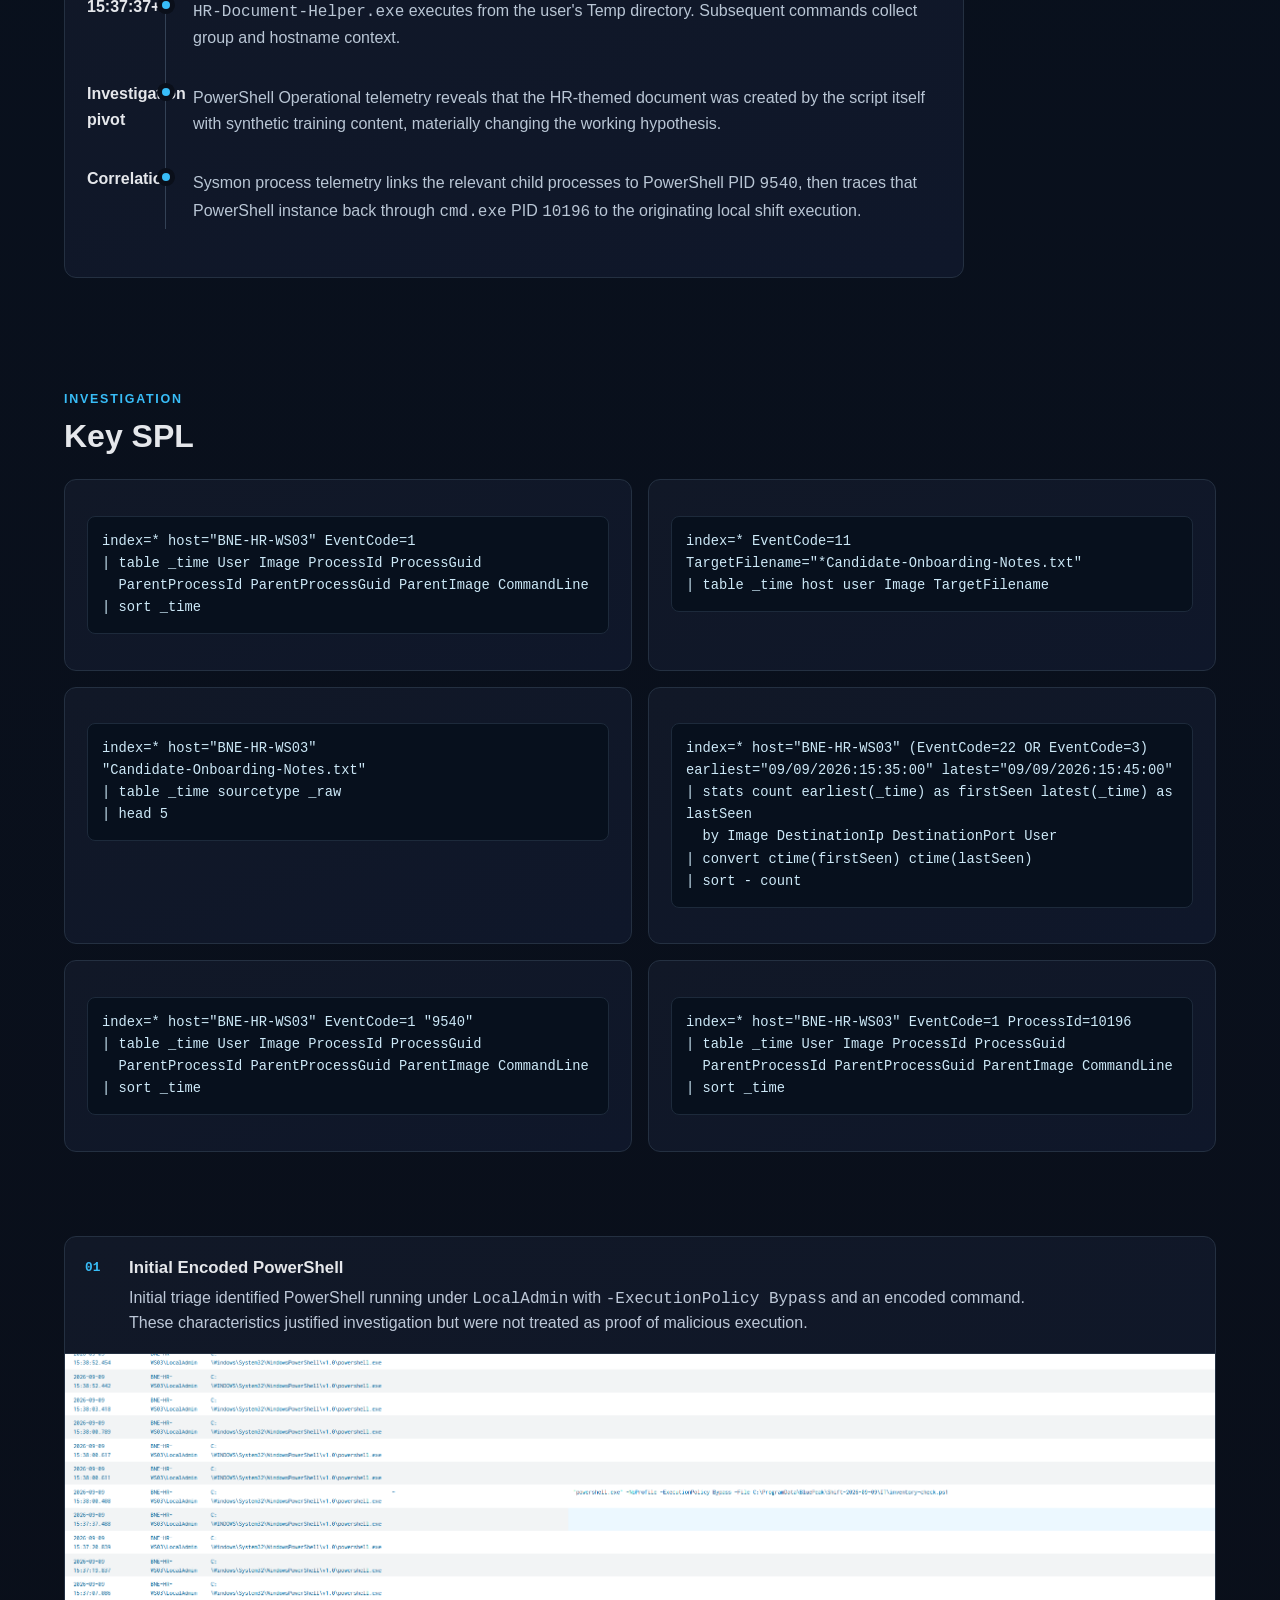
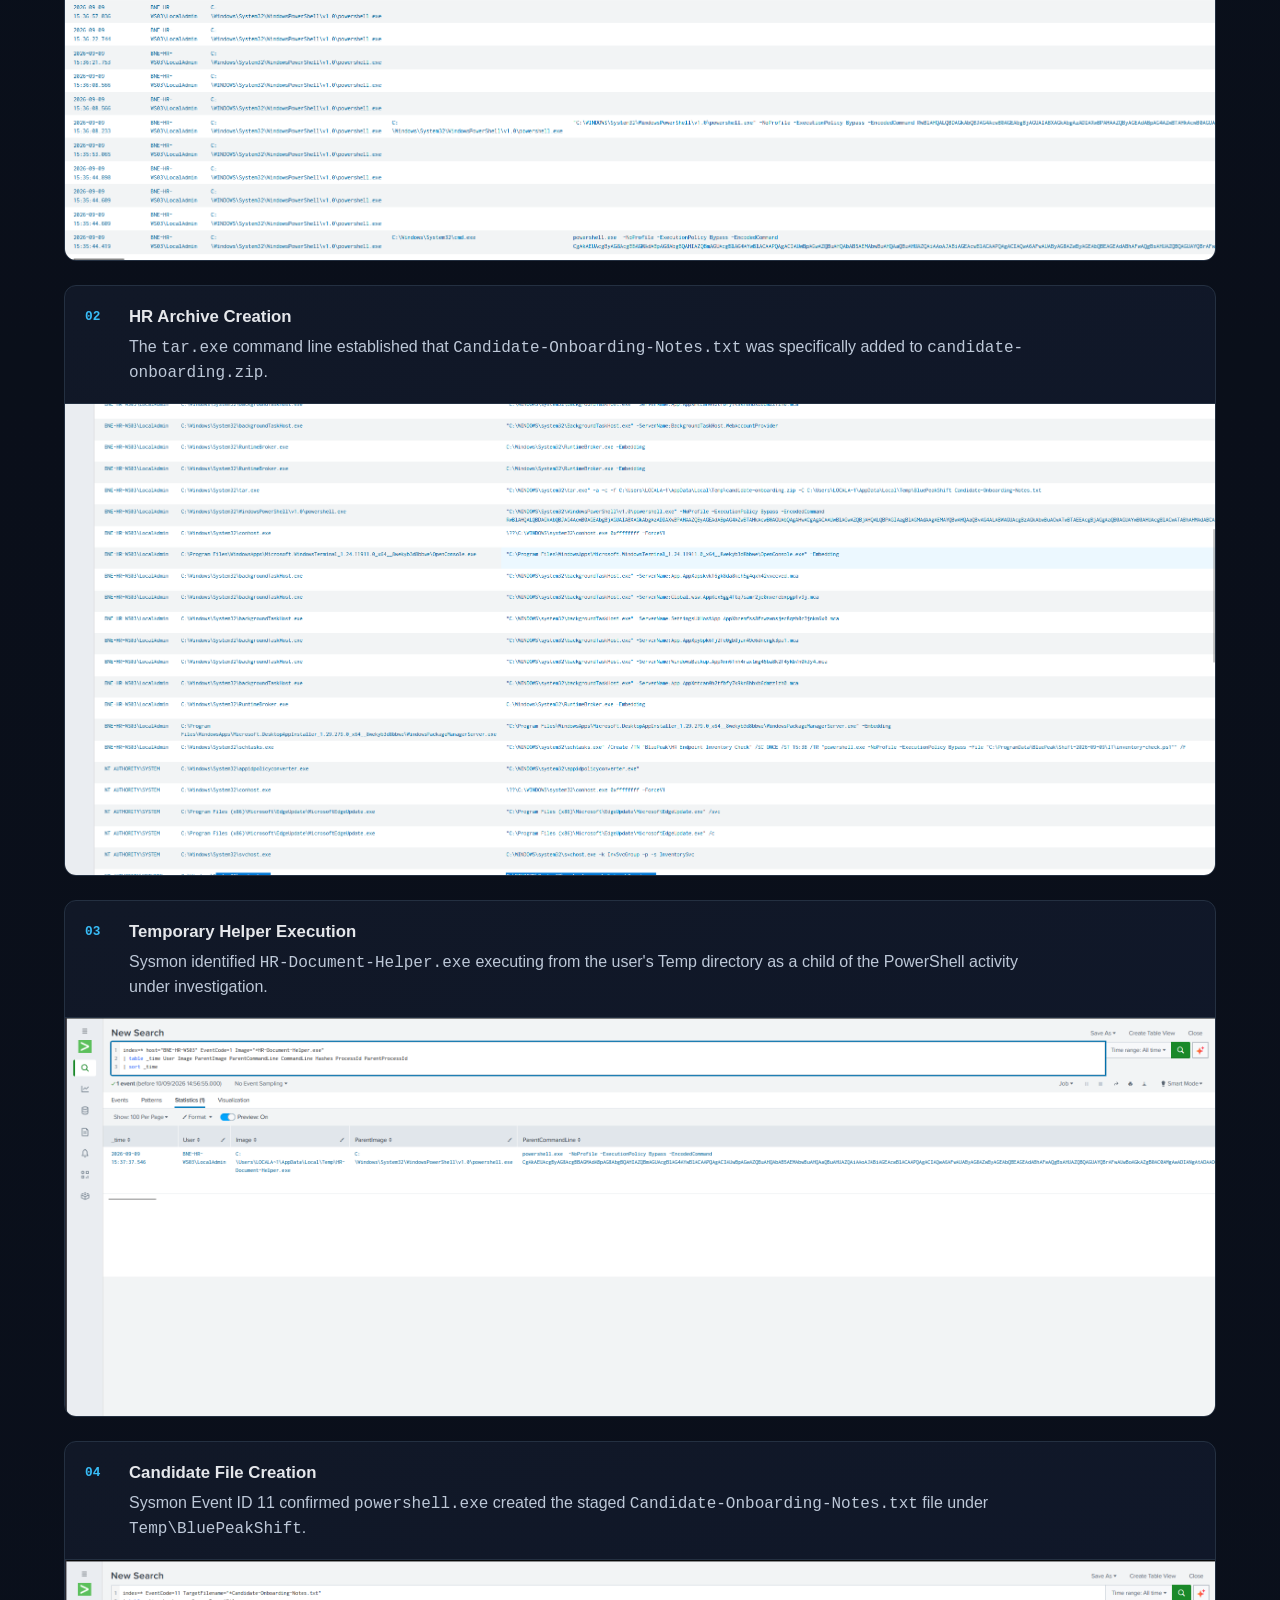
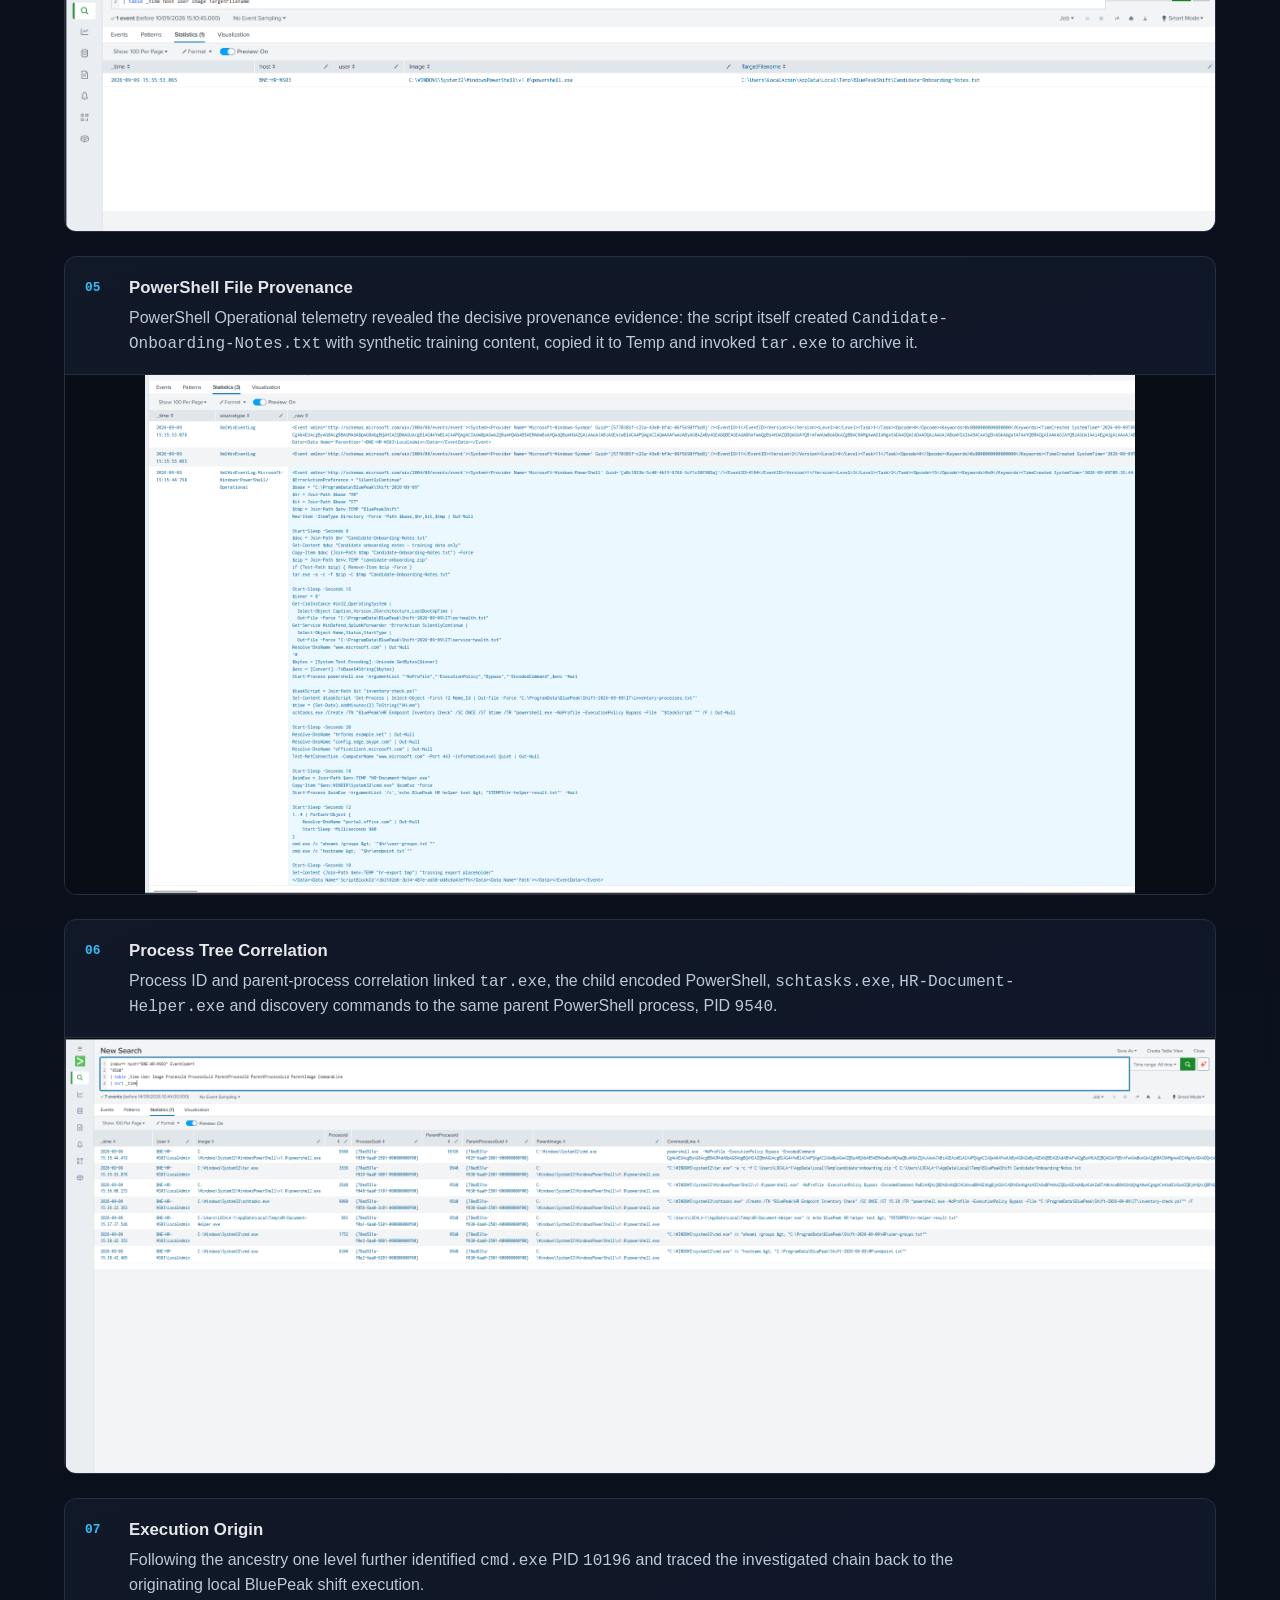
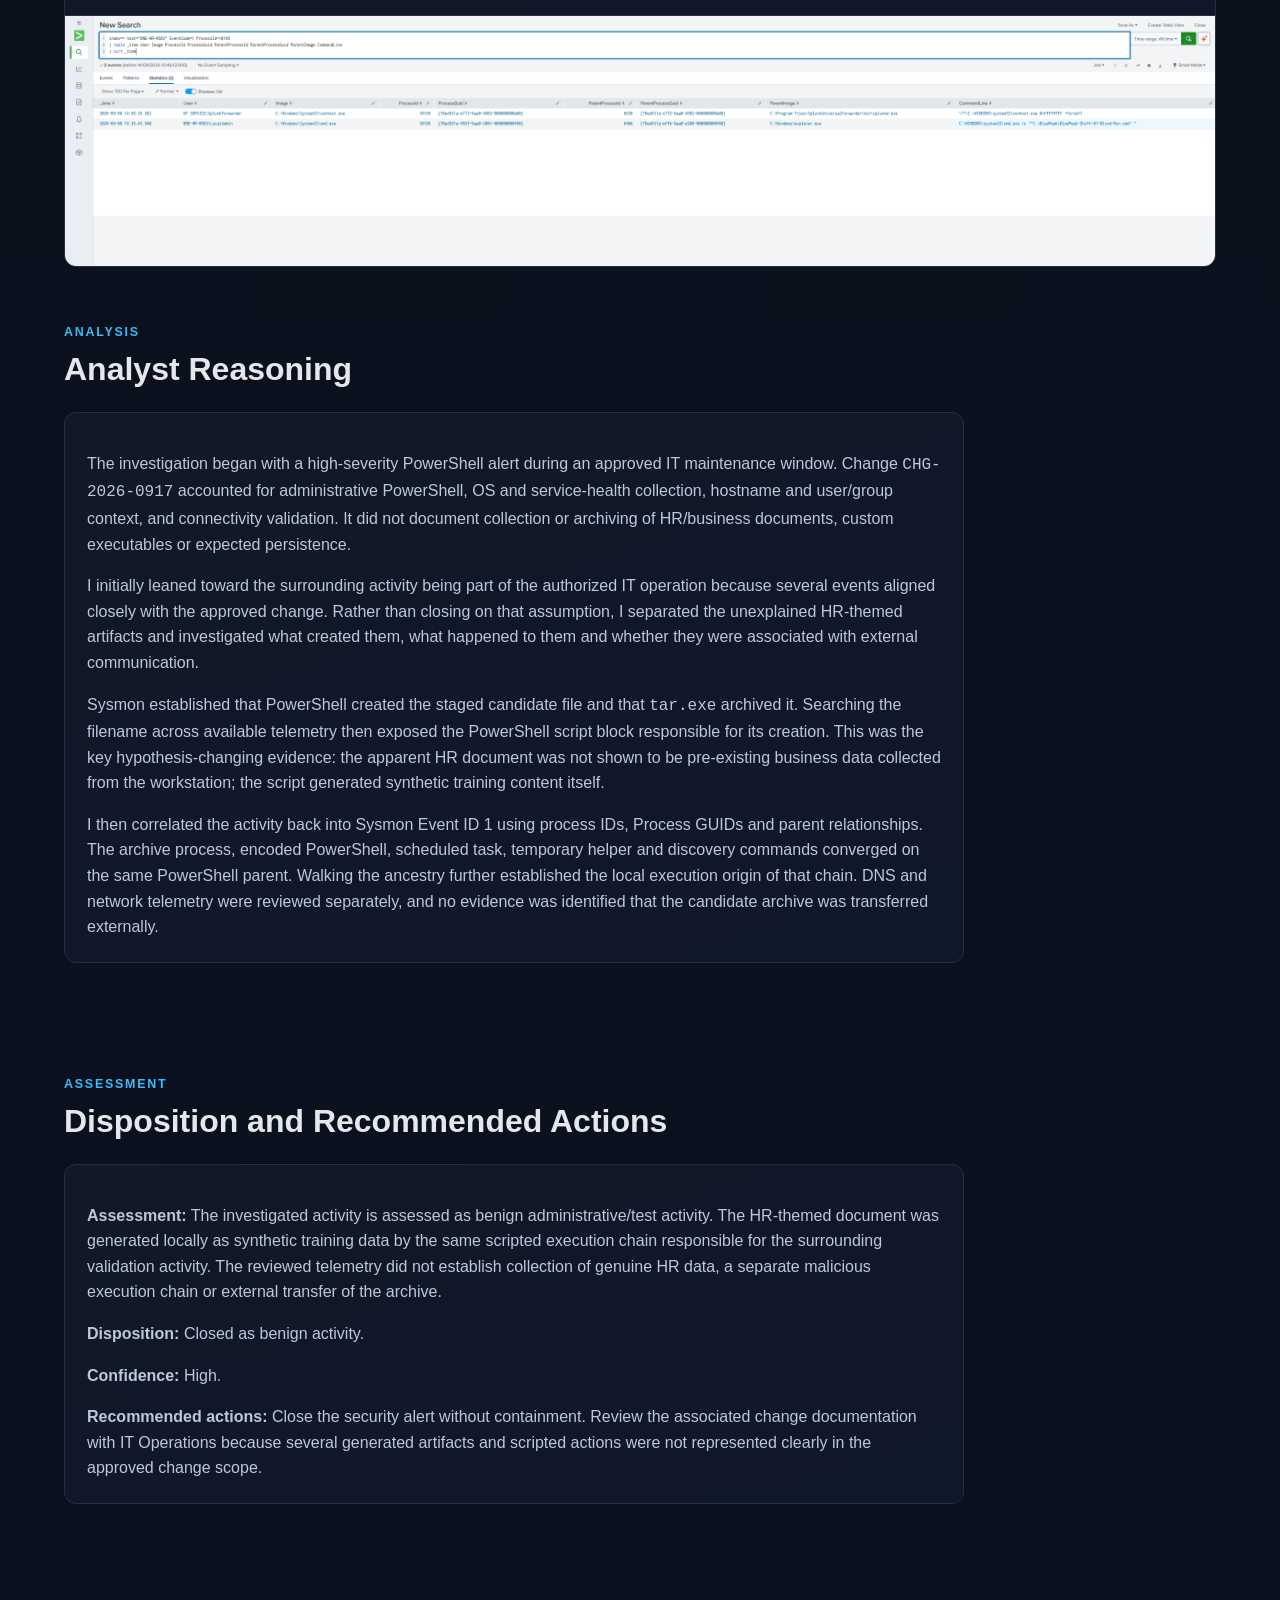
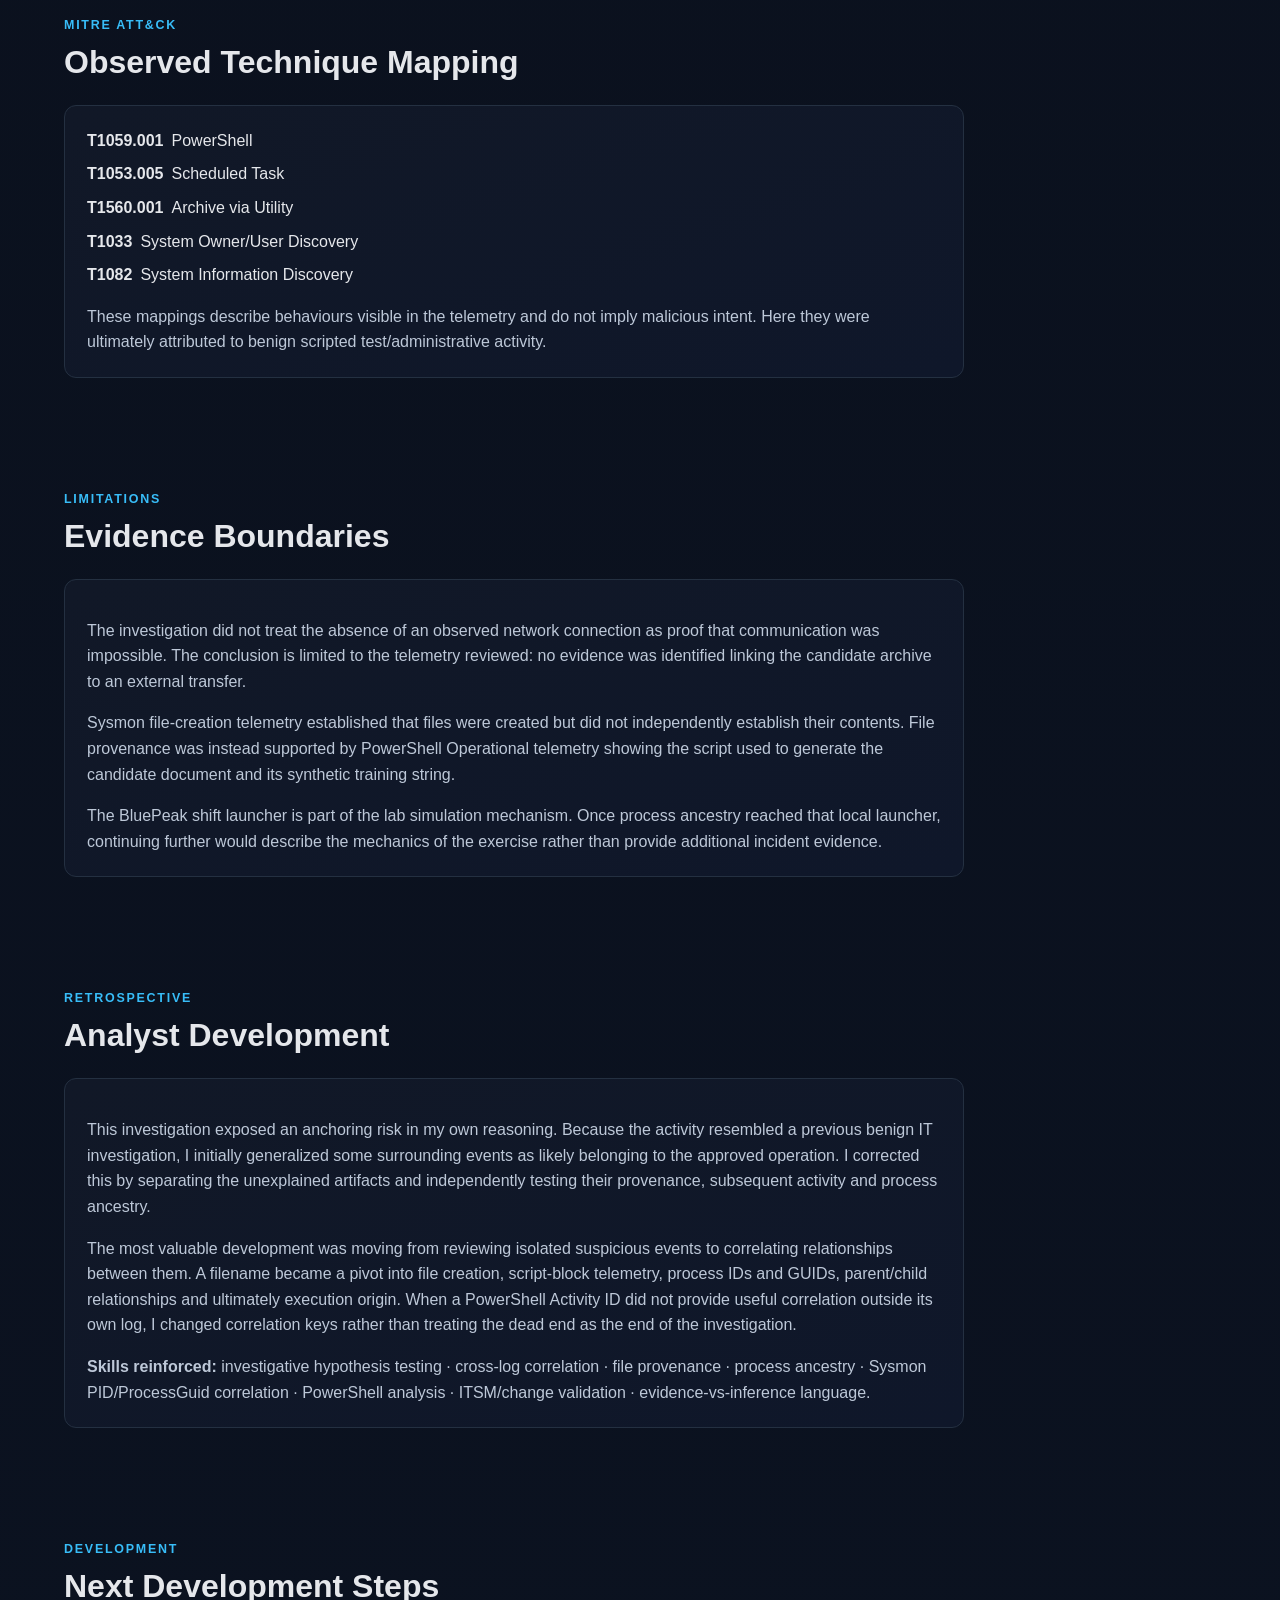
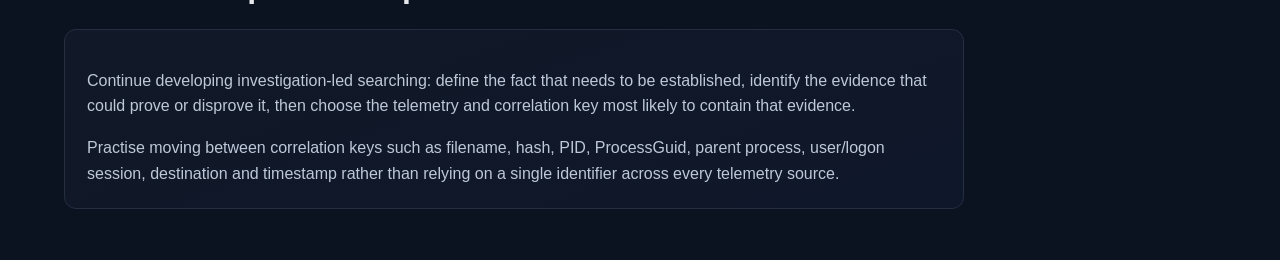
<file: cases/BP-005.html>
<!DOCTYPE html>
<html lang="en">
<head>
<meta charset="UTF-8"><meta name="viewport" content="width=device-width,initial-scale=1.0">
<title>BP-005 | BluePeak SOC</title><link rel="stylesheet" href="../style.css">
</head>
<body>
<header class="topbar"><div class="brand"><div class="mark">BP</div><div><div class="brand-name">BLUEPEAK SECURITY OPERATIONS</div><div class="brand-sub">Investigation Detail</div></div></div><nav><a href="../index.html">← Case history</a></nav></header>
<main class="case-page">

<section class="case-hero"><div><p class="eyebrow">BP-005</p><h1>HR Endpoint Alert Triage &amp; Correlation</h1><p class="case-published">Published Sep 2026</p><p class="lead">Suspicious endpoint activity during an approved IT maintenance window, with unexplained HR-themed artifacts traced through file provenance and process ancestry.</p></div></section>

<section class="facts">
<div><small>Severity</small><strong>High</strong></div>
<div><small>Host</small><strong>BNE-HR-WS03</strong></div>
<div><small>Department</small><strong>HR · Brisbane HQ</strong></div>
<div><small>Disposition</small><strong>Closed</strong></div>
<div><small>Confidence</small><strong>High</strong></div>
</section><p class="case-assessment">Assessment: Benign activity</p>

<section class="section"><div class="section-head"><p class="eyebrow">SUMMARY</p><h2>Executive summary</h2></div><div class="prose card">
<p>Multiple alerts on <code>BNE-HR-WS03</code> triggered review after encoded PowerShell, execution-policy bypass, archive creation, scheduled-task activity and execution from a user-writable temporary directory were observed.</p>
<p>Approved change <code>CHG-2026-0917</code> explained endpoint inventory and security-agent validation during the same timeframe. However, HR-themed file staging, creation of <code>candidate-onboarding.zip</code>, a temporary executable named <code>HR-Document-Helper.exe</code> and an undocumented scheduled task were not fully accounted for by the change record. These events were investigated separately rather than automatically attributed to the authorized activity.</p>
<p>Correlation across PowerShell Operational and Sysmon telemetry established that <code>Candidate-Onboarding-Notes.txt</code> was generated locally by the script using synthetic training data, copied into a temporary staging directory and archived by <code>tar.exe</code>. Process IDs, Process GUIDs and parent-process relationships linked the archive, encoded PowerShell, scheduled task, helper executable and discovery commands to the same PowerShell execution chain. Reviewed DNS and network telemetry did not provide evidence that the archive was transferred externally.</p>
<p><strong>Disposition:</strong> Closed as benign activity with high confidence. No containment was recommended; the documentation discrepancy should be reviewed with IT Operations.</p>
</div></section>

<section class="section"><div class="section-head"><p class="eyebrow">TIMELINE</p><h2>Key evidence</h2></div><div class="prose card"><div class="timeline">
<div class="timeline-item"><strong>15:35:44</strong><p><code>cmd.exe</code> launches PowerShell with <code>-NoProfile -ExecutionPolicy Bypass -EncodedCommand</code>.</p></div>
<div class="timeline-item"><strong>15:35:53</strong><p>PowerShell creates/stages <code>Candidate-Onboarding-Notes.txt</code> under the user's temporary <code>BluePeakShift</code> directory. <code>tar.exe</code> then creates <code>candidate-onboarding.zip</code> containing that file.</p></div>
<div class="timeline-item"><strong>15:36:08+</strong><p>A child encoded PowerShell instance performs OS/service-health validation. Additional activity includes creation of the one-time <code>BluePeak\HR Endpoint Inventory Check</code> task.</p></div>
<div class="timeline-item"><strong>15:37:37+</strong><p><code>HR-Document-Helper.exe</code> executes from the user's Temp directory. Subsequent commands collect group and hostname context.</p></div>
<div class="timeline-item"><strong>Investigation pivot</strong><p>PowerShell Operational telemetry reveals that the HR-themed document was created by the script itself with synthetic training content, materially changing the working hypothesis.</p></div>
<div class="timeline-item"><strong>Correlation</strong><p>Sysmon process telemetry links the relevant child processes to PowerShell PID <code>9540</code>, then traces that PowerShell instance back through <code>cmd.exe</code> PID <code>10196</code> to the originating local shift execution.</p></div>
</div></div></section>

<section class="section"><div class="section-head"><p class="eyebrow">INVESTIGATION</p><h2>Key SPL</h2></div><div class="cards two">
<div class="card"><pre><code>index=* host="BNE-HR-WS03" EventCode=1
| table _time User Image ProcessId ProcessGuid
  ParentProcessId ParentProcessGuid ParentImage CommandLine
| sort _time</code></pre></div>
<div class="card"><pre><code>index=* EventCode=11
TargetFilename="*Candidate-Onboarding-Notes.txt"
| table _time host user Image TargetFilename</code></pre></div>
<div class="card"><pre><code>index=* host="BNE-HR-WS03"
"Candidate-Onboarding-Notes.txt"
| table _time sourcetype _raw
| head 5</code></pre></div>
<div class="card"><pre><code>index=* host="BNE-HR-WS03" (EventCode=22 OR EventCode=3)
earliest="09/09/2026:15:35:00" latest="09/09/2026:15:45:00"
| stats count earliest(_time) as firstSeen latest(_time) as lastSeen
  by Image DestinationIp DestinationPort User
| convert ctime(firstSeen) ctime(lastSeen)
| sort - count</code></pre></div>
<div class="card"><pre><code>index=* host="BNE-HR-WS03" EventCode=1 "9540"
| table _time User Image ProcessId ProcessGuid
  ParentProcessId ParentProcessGuid ParentImage CommandLine
| sort _time</code></pre></div>
<div class="card"><pre><code>index=* host="BNE-HR-WS03" EventCode=1 ProcessId=10196
| table _time User Image ProcessId ProcessGuid
  ParentProcessId ParentProcessGuid ParentImage CommandLine
| sort _time</code></pre></div>
</div></section>

<div class="evidence-section">
<div class="evidence-card"><div class="evidence-header"><span class="evidence-number">01</span><div><h3>Initial Encoded PowerShell</h3><p>Initial triage identified PowerShell running under <code>LocalAdmin</code> with <code>-ExecutionPolicy Bypass</code> and an encoded command. These characteristics justified investigation but were not treated as proof of malicious execution.</p></div></div><a href="../assets/screenshots/BP-005/01-Initial-Encoded-PowerShell.png" target="_blank"><img src="../assets/screenshots/BP-005/01-Initial-Encoded-PowerShell.png" alt="Initial encoded PowerShell activity" class="evidence-image"></a></div>
<div class="evidence-card"><div class="evidence-header"><span class="evidence-number">02</span><div><h3>HR Archive Creation</h3><p>The <code>tar.exe</code> command line established that <code>Candidate-Onboarding-Notes.txt</code> was specifically added to <code>candidate-onboarding.zip</code>.</p></div></div><a href="../assets/screenshots/BP-005/02-HR-Archive-Creation.png" target="_blank"><img src="../assets/screenshots/BP-005/02-HR-Archive-Creation.png" alt="HR archive creation" class="evidence-image"></a></div>
<div class="evidence-card"><div class="evidence-header"><span class="evidence-number">03</span><div><h3>Temporary Helper Execution</h3><p>Sysmon identified <code>HR-Document-Helper.exe</code> executing from the user's Temp directory as a child of the PowerShell activity under investigation.</p></div></div><a href="../assets/screenshots/BP-005/03-HR-Document-Helper-Execution.png" target="_blank"><img src="../assets/screenshots/BP-005/03-HR-Document-Helper-Execution.png" alt="HR Document Helper execution" class="evidence-image"></a></div>
<div class="evidence-card"><div class="evidence-header"><span class="evidence-number">04</span><div><h3>Candidate File Creation</h3><p>Sysmon Event ID 11 confirmed <code>powershell.exe</code> created the staged <code>Candidate-Onboarding-Notes.txt</code> file under <code>Temp\BluePeakShift</code>.</p></div></div><a href="../assets/screenshots/BP-005/04-Candidate-Onboarding-File-Creation.png" target="_blank"><img src="../assets/screenshots/BP-005/04-Candidate-Onboarding-File-Creation.png" alt="Candidate onboarding file creation" class="evidence-image"></a></div>
<div class="evidence-card"><div class="evidence-header"><span class="evidence-number">05</span><div><h3>PowerShell File Provenance</h3><p>PowerShell Operational telemetry revealed the decisive provenance evidence: the script itself created <code>Candidate-Onboarding-Notes.txt</code> with synthetic training content, copied it to Temp and invoked <code>tar.exe</code> to archive it.</p></div></div><a href="../assets/screenshots/BP-005/05-PowerShell-File-Provenance.png" target="_blank"><img src="../assets/screenshots/BP-005/05-PowerShell-File-Provenance.png" alt="PowerShell file provenance" class="evidence-image"></a></div>
<div class="evidence-card"><div class="evidence-header"><span class="evidence-number">06</span><div><h3>Process Tree Correlation</h3><p>Process ID and parent-process correlation linked <code>tar.exe</code>, the child encoded PowerShell, <code>schtasks.exe</code>, <code>HR-Document-Helper.exe</code> and discovery commands to the same parent PowerShell process, PID <code>9540</code>.</p></div></div><a href="../assets/screenshots/BP-005/06-Process-Tree-Correlation.png" target="_blank"><img src="../assets/screenshots/BP-005/06-Process-Tree-Correlation.png" alt="Process tree correlation" class="evidence-image"></a></div>
<div class="evidence-card"><div class="evidence-header"><span class="evidence-number">07</span><div><h3>Execution Origin</h3><p>Following the ancestry one level further identified <code>cmd.exe</code> PID <code>10196</code> and traced the investigated chain back to the originating local BluePeak shift execution.</p></div></div><a href="../assets/screenshots/BP-005/07-Execution-Origin.png" target="_blank"><img src="../assets/screenshots/BP-005/07-Execution-Origin.png" alt="Execution origin" class="evidence-image"></a></div>
</div>

<section class="section"><div class="section-head"><p class="eyebrow">ANALYSIS</p><h2>Analyst Reasoning</h2></div><div class="prose card">
<p>The investigation began with a high-severity PowerShell alert during an approved IT maintenance window. Change <code>CHG-2026-0917</code> accounted for administrative PowerShell, OS and service-health collection, hostname and user/group context, and connectivity validation. It did not document collection or archiving of HR/business documents, custom executables or expected persistence.</p>
<p>I initially leaned toward the surrounding activity being part of the authorized IT operation because several events aligned closely with the approved change. Rather than closing on that assumption, I separated the unexplained HR-themed artifacts and investigated what created them, what happened to them and whether they were associated with external communication.</p>
<p>Sysmon established that PowerShell created the staged candidate file and that <code>tar.exe</code> archived it. Searching the filename across available telemetry then exposed the PowerShell script block responsible for its creation. This was the key hypothesis-changing evidence: the apparent HR document was not shown to be pre-existing business data collected from the workstation; the script generated synthetic training content itself.</p>
<p>I then correlated the activity back into Sysmon Event ID 1 using process IDs, Process GUIDs and parent relationships. The archive process, encoded PowerShell, scheduled task, temporary helper and discovery commands converged on the same PowerShell parent. Walking the ancestry further established the local execution origin of that chain. DNS and network telemetry were reviewed separately, and no evidence was identified that the candidate archive was transferred externally.</p>
</div></section>

<section class="section"><div class="section-head"><p class="eyebrow">ASSESSMENT</p><h2>Disposition and Recommended Actions</h2></div><div class="prose card">
<p><strong>Assessment:</strong> The investigated activity is assessed as benign administrative/test activity. The HR-themed document was generated locally as synthetic training data by the same scripted execution chain responsible for the surrounding validation activity. The reviewed telemetry did not establish collection of genuine HR data, a separate malicious execution chain or external transfer of the archive.</p>
<p><strong>Disposition:</strong> Closed as benign activity.</p><p><strong>Confidence:</strong> High.</p>
<p><strong>Recommended actions:</strong> Close the security alert without containment. Review the associated change documentation with IT Operations because several generated artifacts and scripted actions were not represented clearly in the approved change scope.</p>
</div></section>

<section class="section"><div class="section-head"><p class="eyebrow">MITRE ATT&amp;CK</p><h2>Observed Technique Mapping</h2></div><div class="prose card"><div class="mitre-grid">
<div><strong>T1059.001</strong><span>PowerShell</span></div>
<div><strong>T1053.005</strong><span>Scheduled Task</span></div>
<div><strong>T1560.001</strong><span>Archive via Utility</span></div>
<div><strong>T1033</strong><span>System Owner/User Discovery</span></div>
<div><strong>T1082</strong><span>System Information Discovery</span></div>
</div><p>These mappings describe behaviours visible in the telemetry and do not imply malicious intent. Here they were ultimately attributed to benign scripted test/administrative activity.</p></div></section>

<section class="section"><div class="section-head"><p class="eyebrow">LIMITATIONS</p><h2>Evidence Boundaries</h2></div><div class="prose card">
<p>The investigation did not treat the absence of an observed network connection as proof that communication was impossible. The conclusion is limited to the telemetry reviewed: no evidence was identified linking the candidate archive to an external transfer.</p>
<p>Sysmon file-creation telemetry established that files were created but did not independently establish their contents. File provenance was instead supported by PowerShell Operational telemetry showing the script used to generate the candidate document and its synthetic training string.</p>
<p>The BluePeak shift launcher is part of the lab simulation mechanism. Once process ancestry reached that local launcher, continuing further would describe the mechanics of the exercise rather than provide additional incident evidence.</p>
</div></section>

<section class="section"><div class="section-head"><p class="eyebrow">RETROSPECTIVE</p><h2>Analyst Development</h2></div><div class="prose card">
<p>This investigation exposed an anchoring risk in my own reasoning. Because the activity resembled a previous benign IT investigation, I initially generalized some surrounding events as likely belonging to the approved operation. I corrected this by separating the unexplained artifacts and independently testing their provenance, subsequent activity and process ancestry.</p>
<p>The most valuable development was moving from reviewing isolated suspicious events to correlating relationships between them. A filename became a pivot into file creation, script-block telemetry, process IDs and GUIDs, parent/child relationships and ultimately execution origin. When a PowerShell Activity ID did not provide useful correlation outside its own log, I changed correlation keys rather than treating the dead end as the end of the investigation.</p>
<p><strong>Skills reinforced:</strong> investigative hypothesis testing · cross-log correlation · file provenance · process ancestry · Sysmon PID/ProcessGuid correlation · PowerShell analysis · ITSM/change validation · evidence-vs-inference language.</p>
</div></section>

<section class="section"><div class="section-head"><p class="eyebrow">DEVELOPMENT</p><h2>Next Development Steps</h2></div><div class="prose card">
<p>Continue developing investigation-led searching: define the fact that needs to be established, identify the evidence that could prove or disprove it, then choose the telemetry and correlation key most likely to contain that evidence.</p>
<p>Practise moving between correlation keys such as filename, hash, PID, ProcessGuid, parent process, user/logon session, destination and timestamp rather than relying on a single identifier across every telemetry source.</p>
</div></section>
</main>
</body></html>
</file>
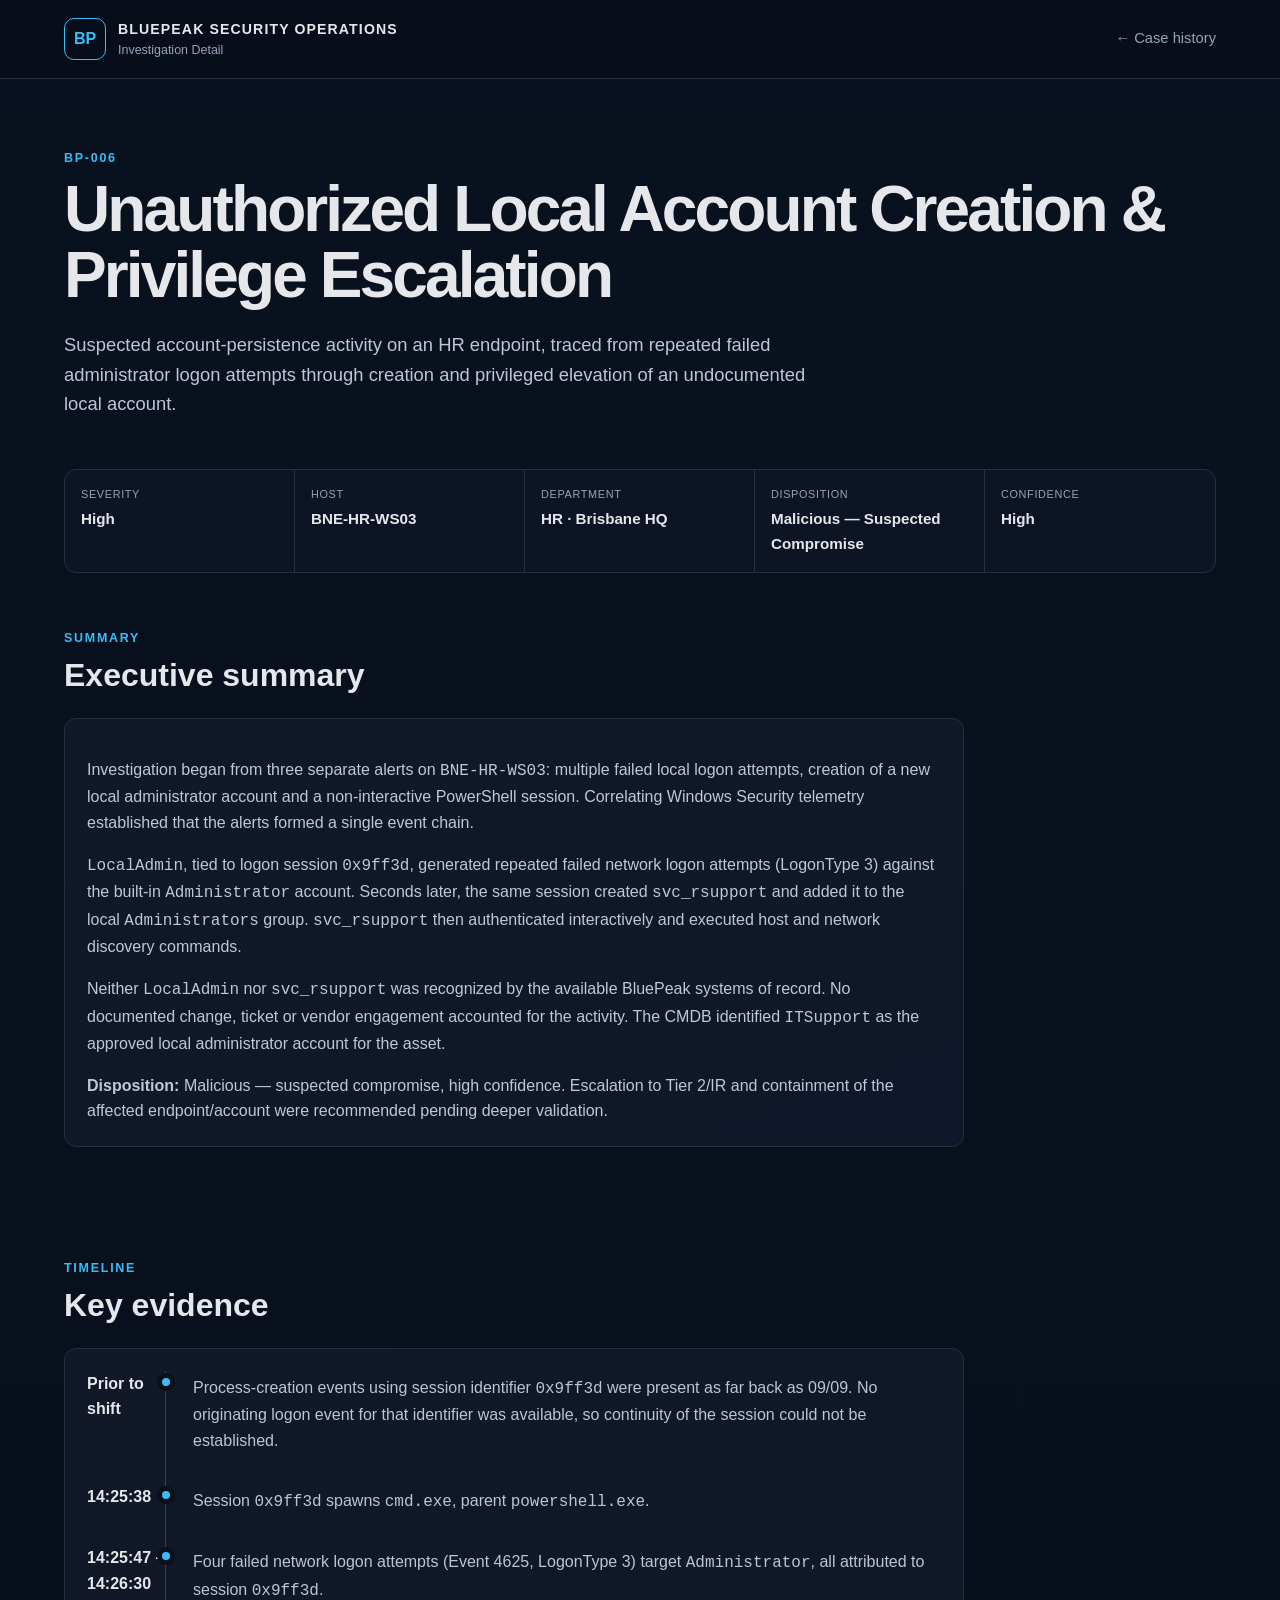
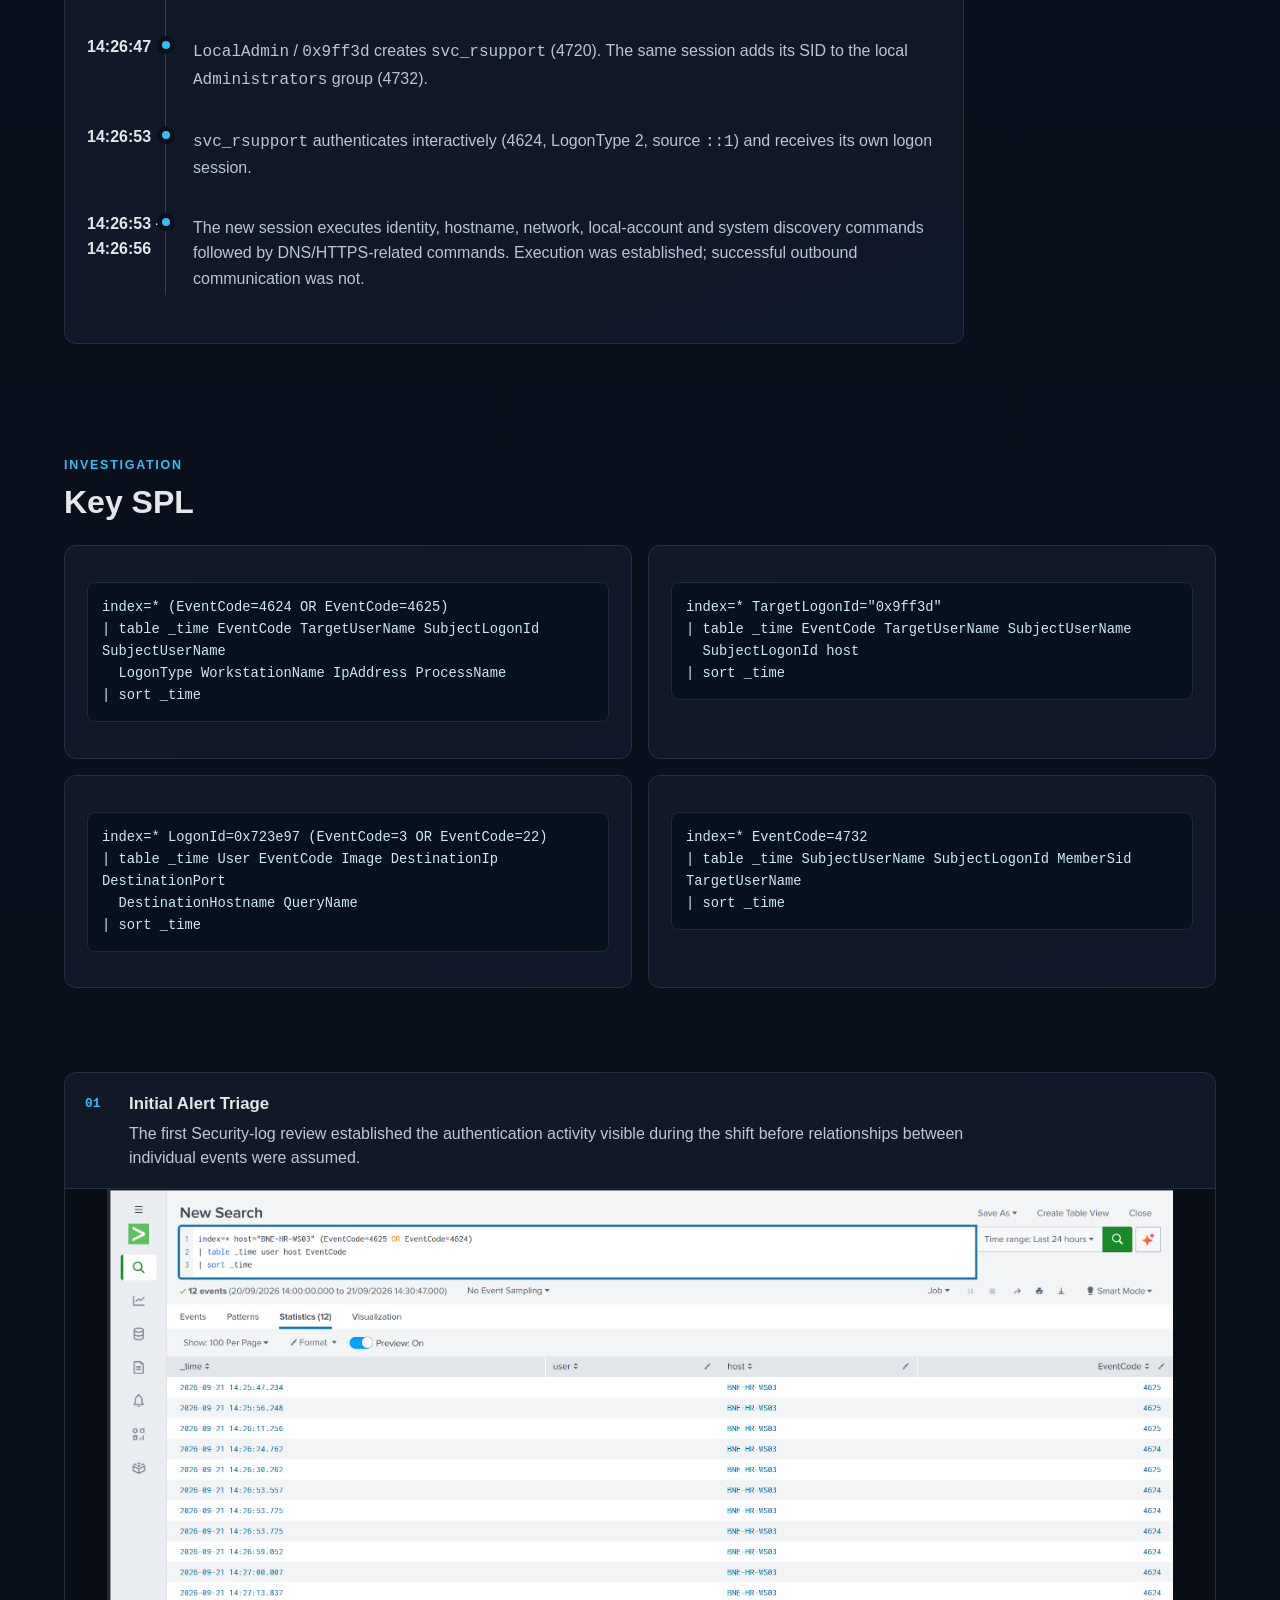
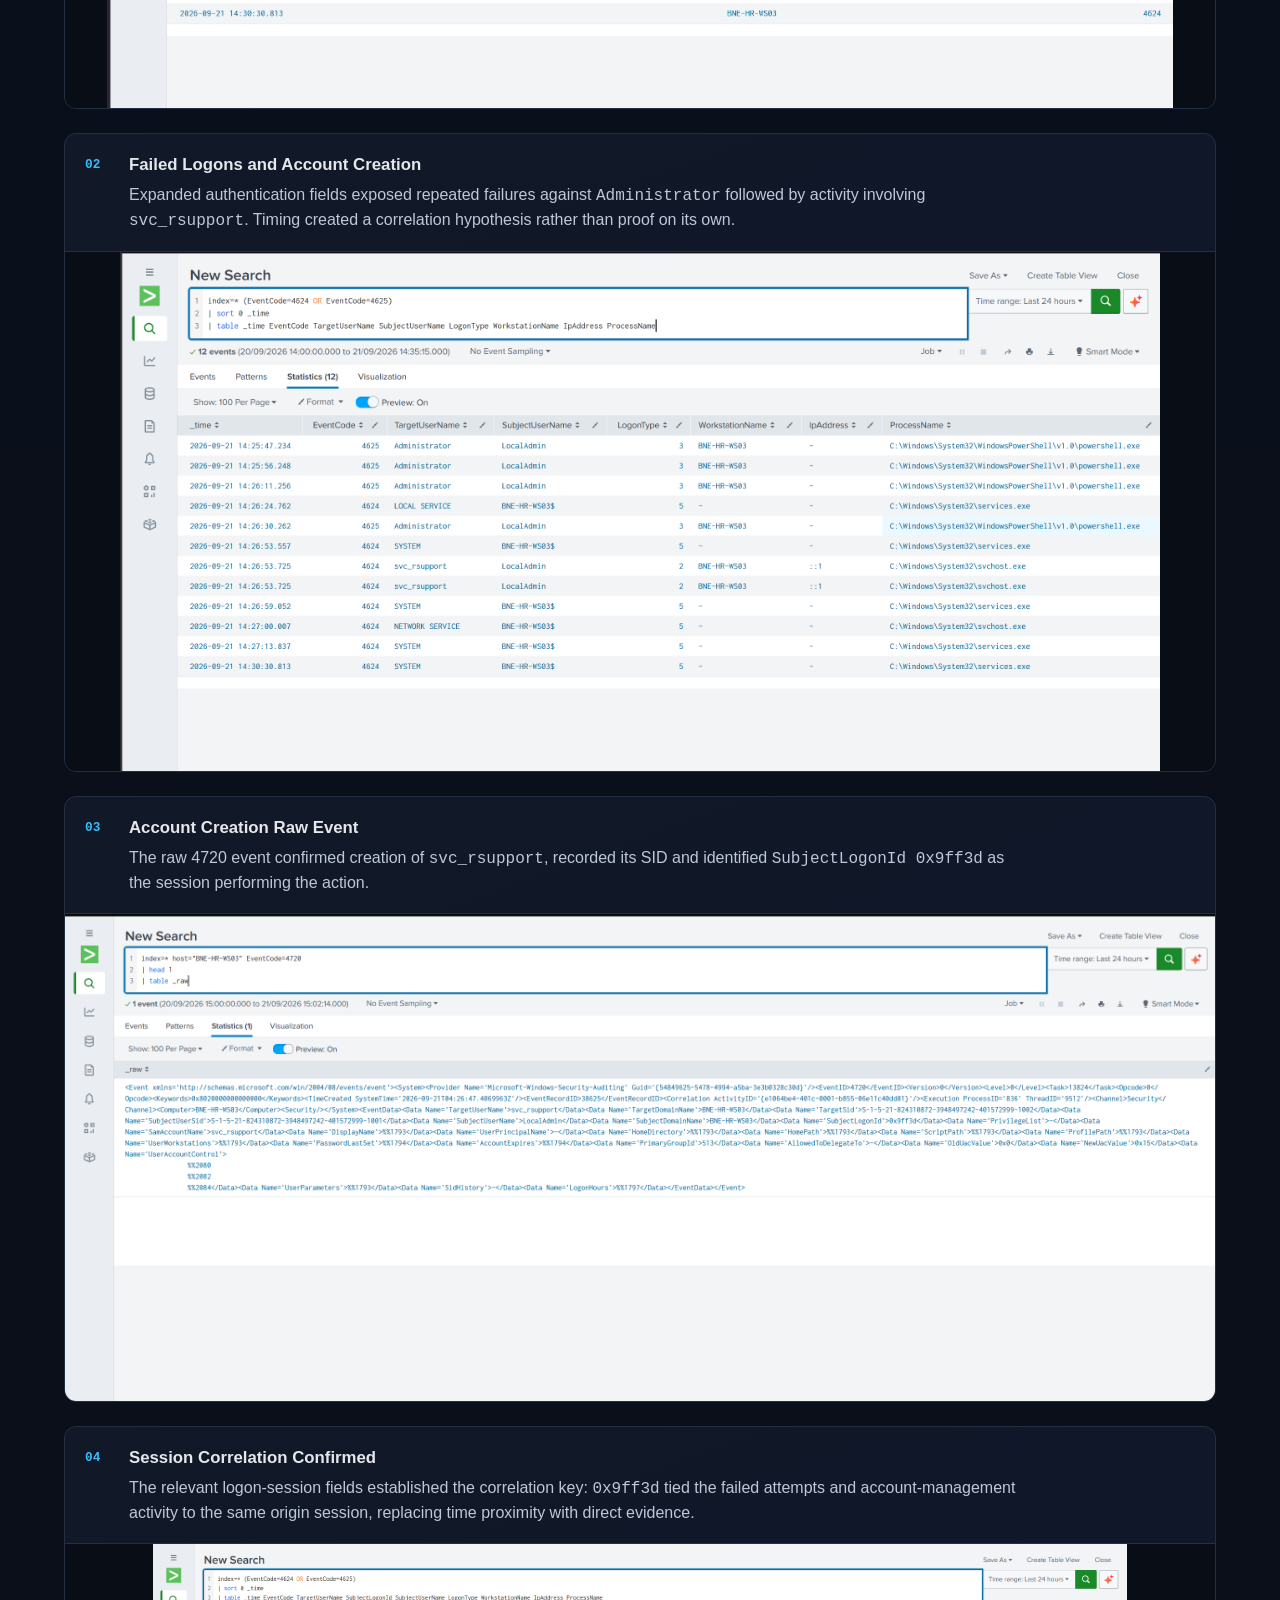
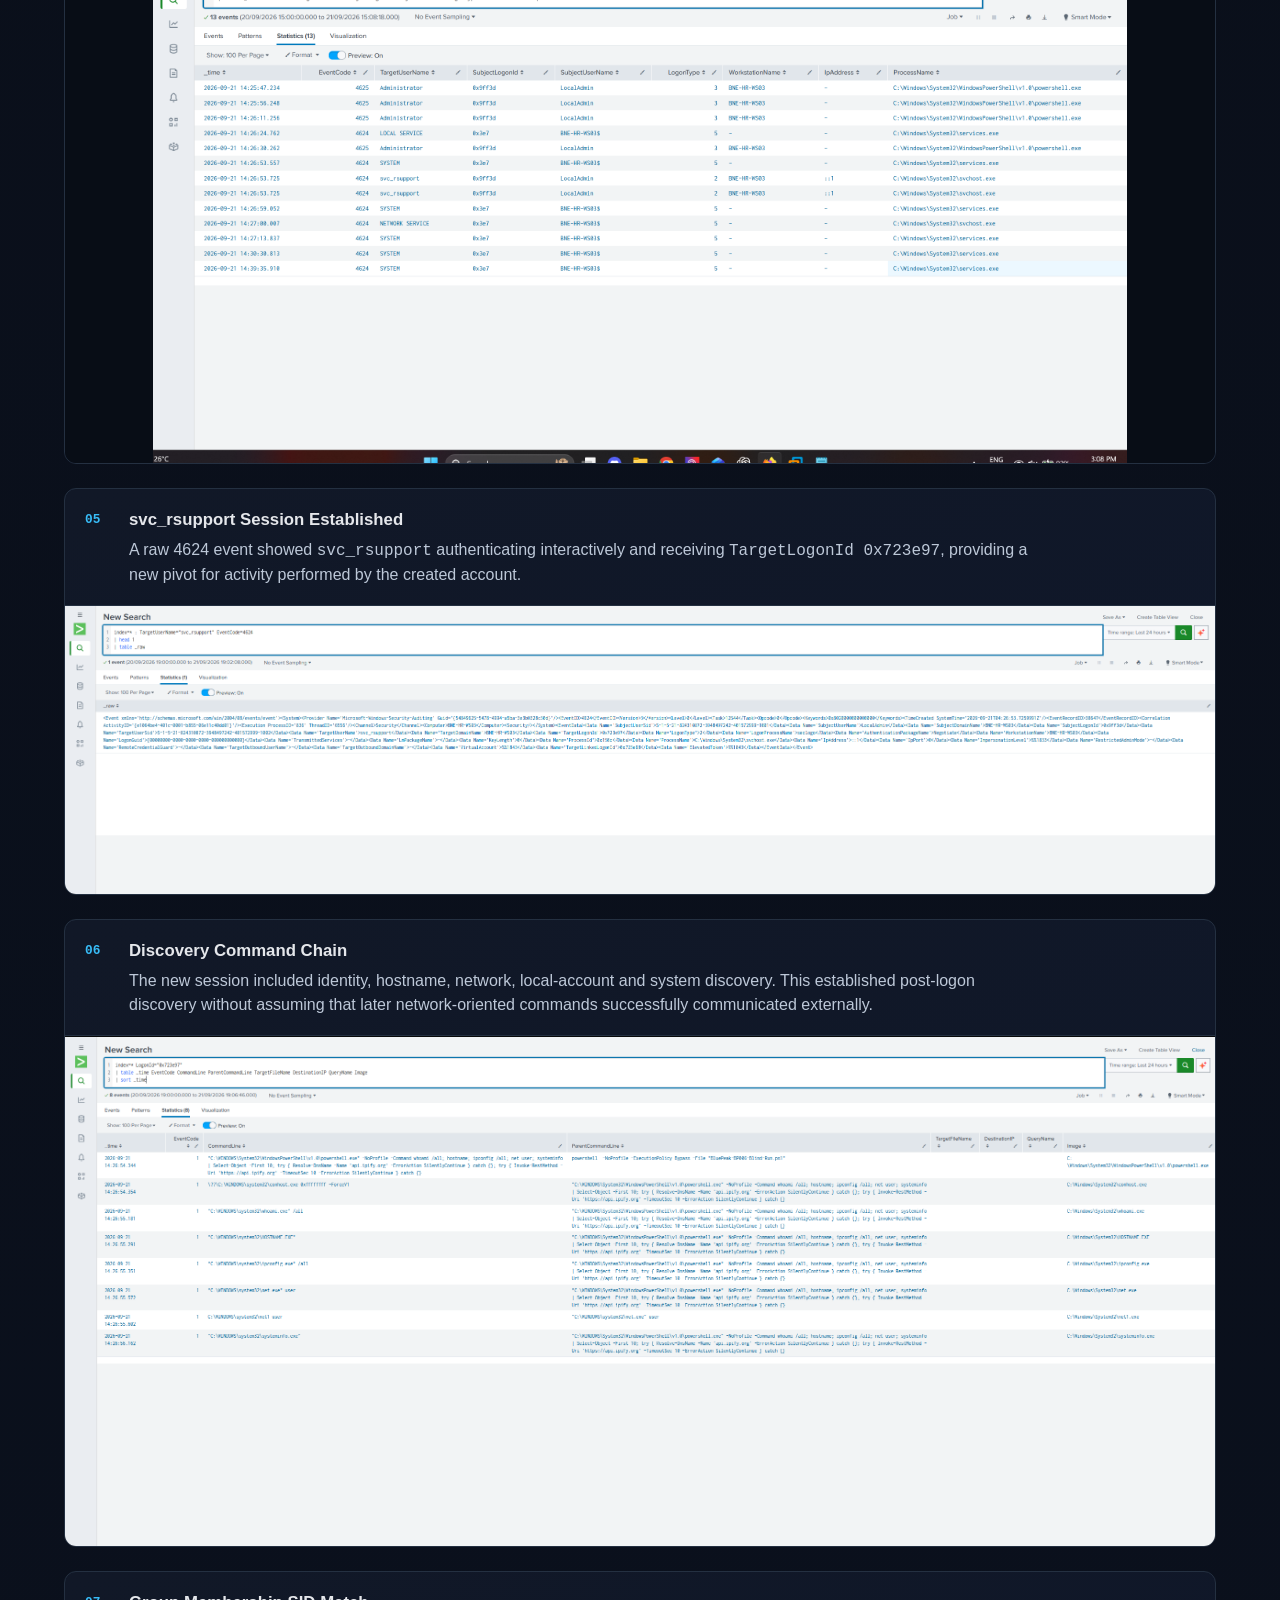
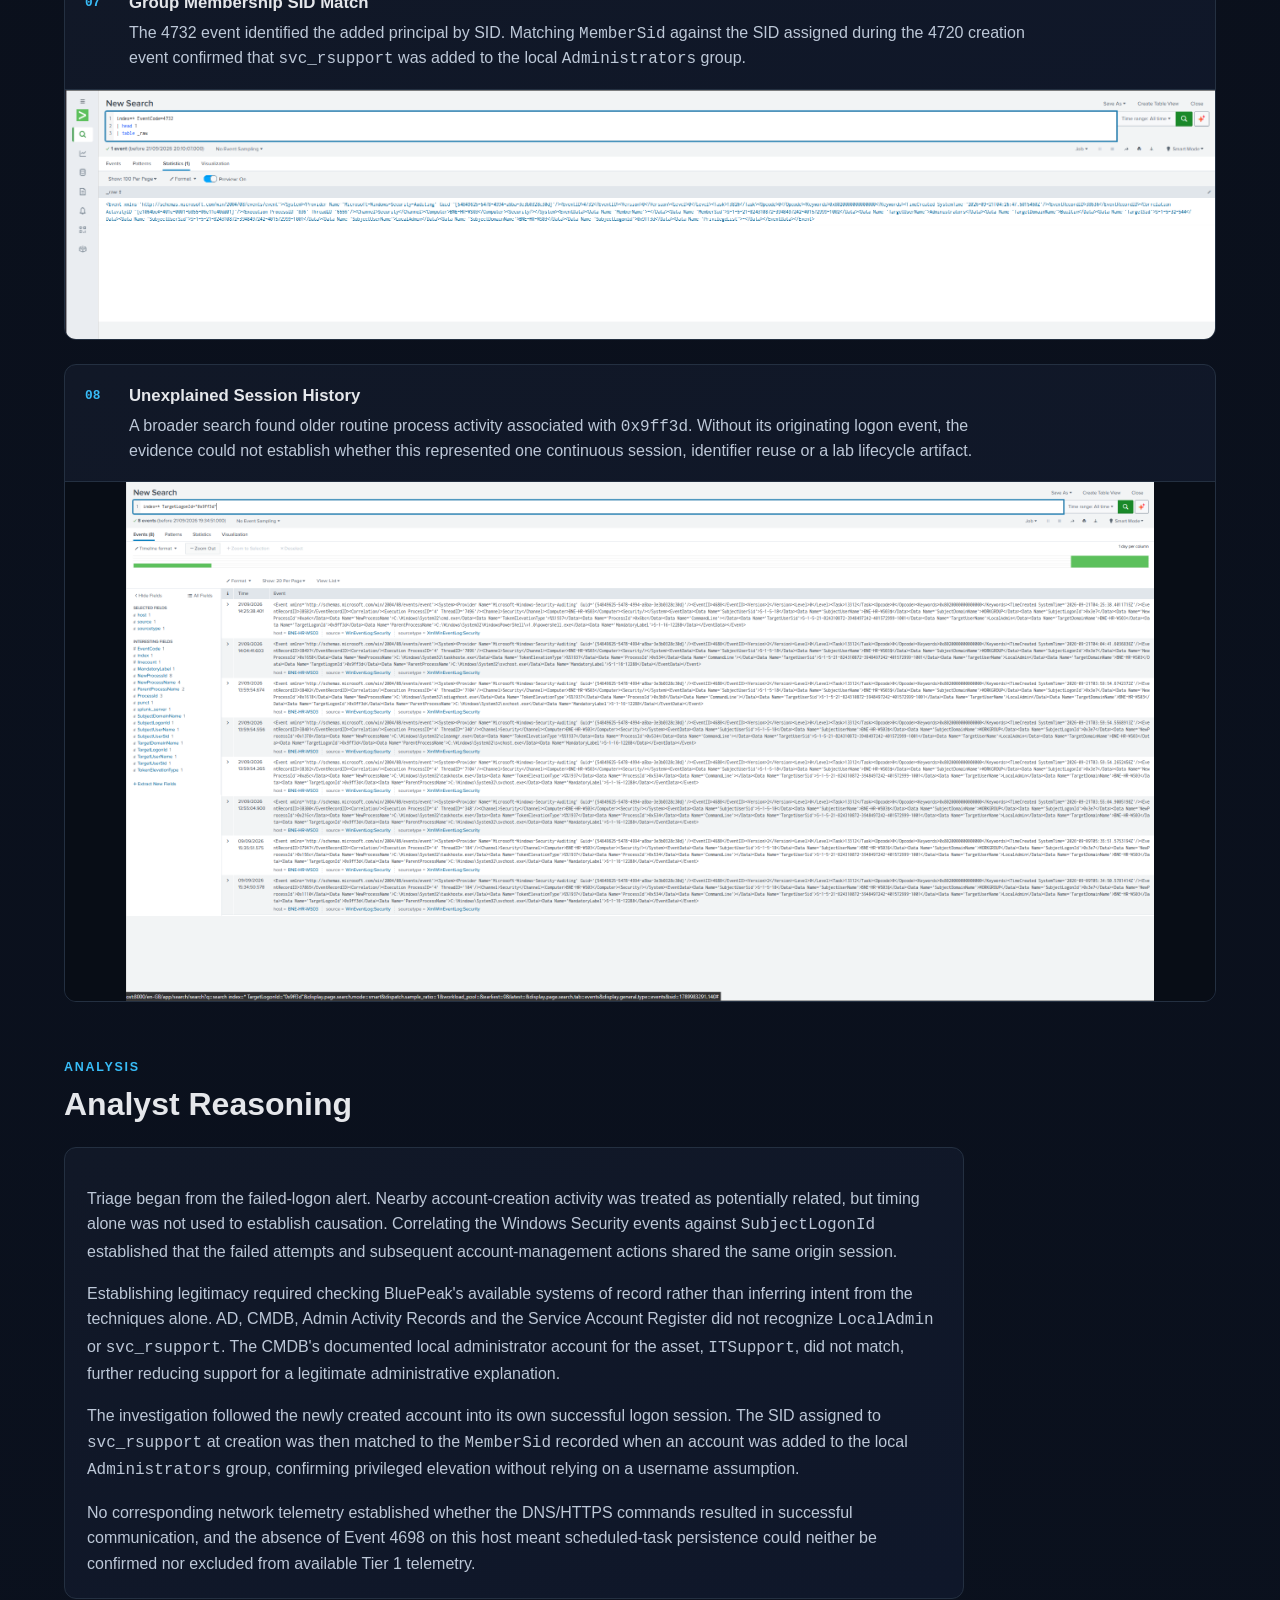
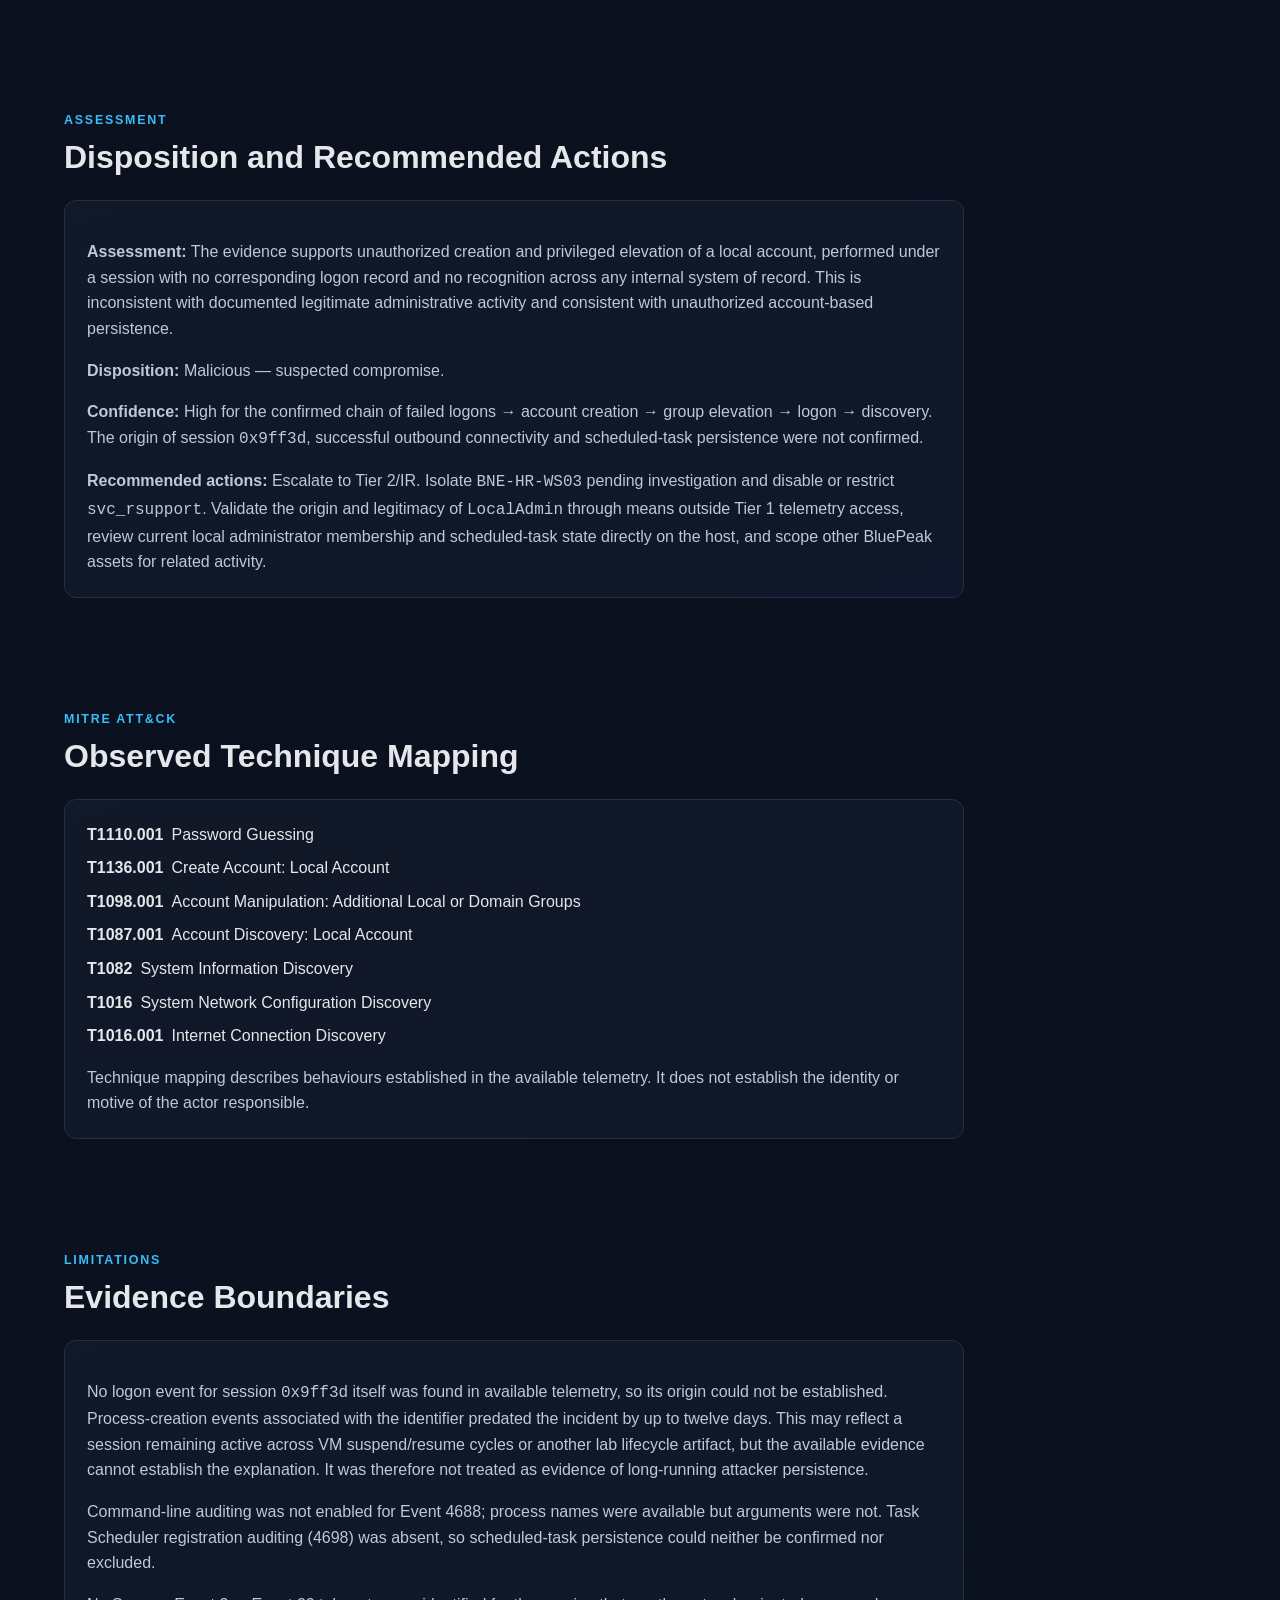
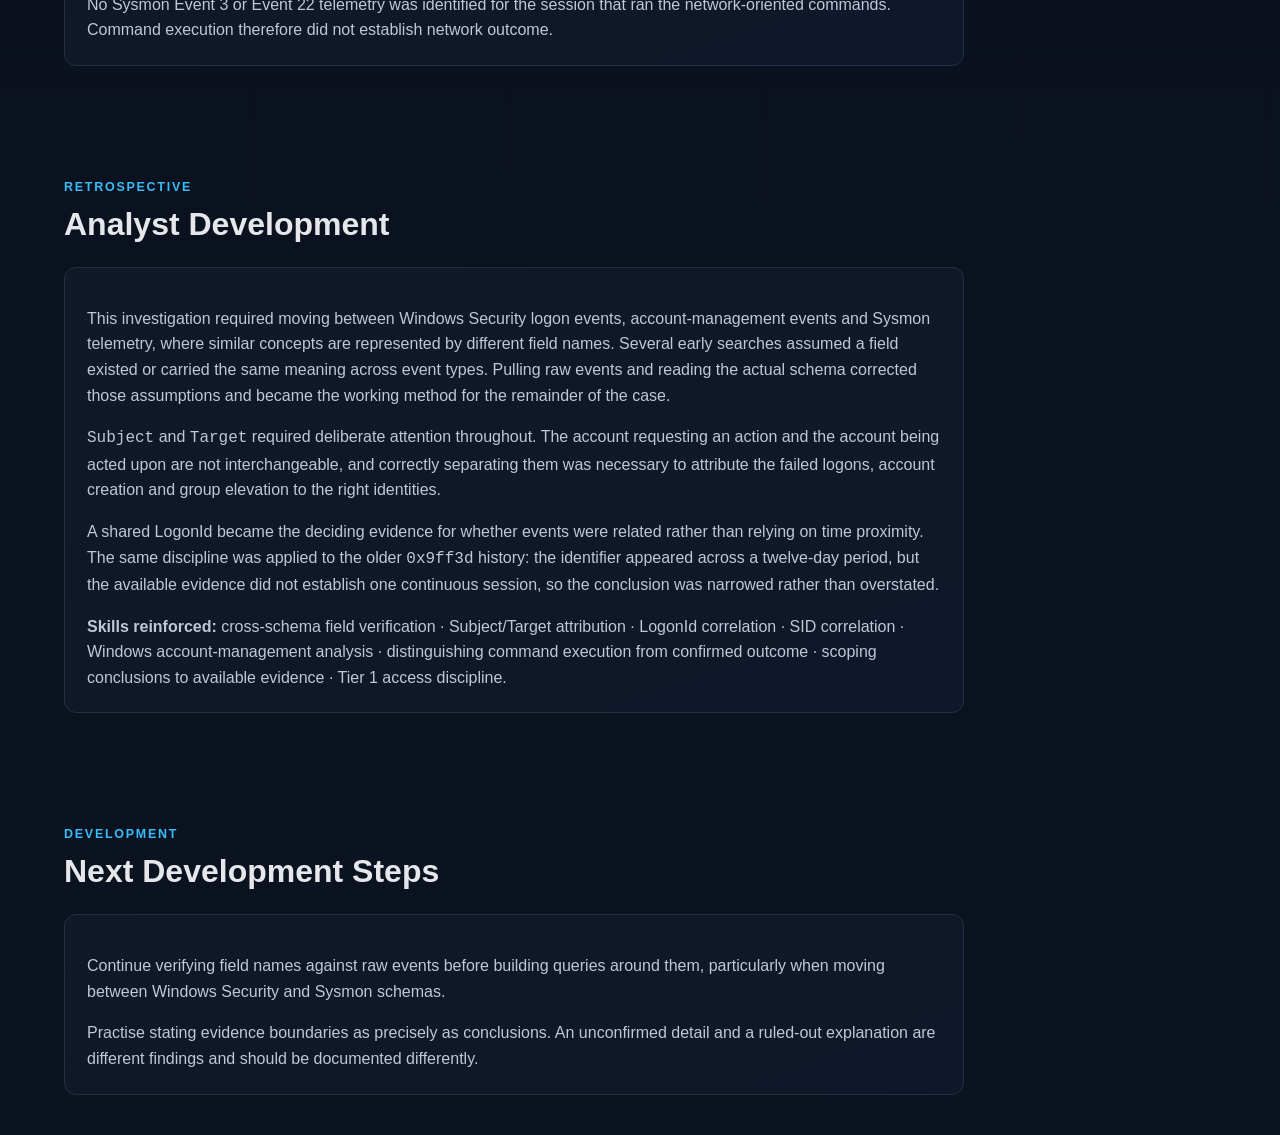
<file: cases/BP-006.html>
<!DOCTYPE html>
<html lang="en">
<head>
<meta charset="UTF-8"><meta name="viewport" content="width=device-width,initial-scale=1.0">
<title>BP-006 | BluePeak SOC</title><link rel="stylesheet" href="../style.css">
</head>
<body>
<header class="topbar"><div class="brand"><div class="mark">BP</div><div><div class="brand-name">BLUEPEAK SECURITY OPERATIONS</div><div class="brand-sub">Investigation Detail</div></div></div><nav><a href="../index.html">← Case history</a></nav></header>
<main class="case-page">

<section class="case-hero"><div><p class="eyebrow">BP-006</p><h1>Unauthorized Local Account Creation &amp; Privilege Escalation</h1><p class="lead">Suspected account-persistence activity on an HR endpoint, traced from repeated failed administrator logon attempts through creation and privileged elevation of an undocumented local account.</p></div></section>

<section class="facts">
<div><small>Severity</small><strong>High</strong></div>
<div><small>Host</small><strong>BNE-HR-WS03</strong></div>
<div><small>Department</small><strong>HR · Brisbane HQ</strong></div>
<div><small>Disposition</small><strong>Malicious — Suspected Compromise</strong></div>
<div><small>Confidence</small><strong>High</strong></div>
</section>

<section class="section"><div class="section-head"><p class="eyebrow">SUMMARY</p><h2>Executive summary</h2></div><div class="prose card">
<p>Investigation began from three separate alerts on <code>BNE-HR-WS03</code>: multiple failed local logon attempts, creation of a new local administrator account and a non-interactive PowerShell session. Correlating Windows Security telemetry established that the alerts formed a single event chain.</p>
<p><code>LocalAdmin</code>, tied to logon session <code>0x9ff3d</code>, generated repeated failed network logon attempts (LogonType 3) against the built-in <code>Administrator</code> account. Seconds later, the same session created <code>svc_rsupport</code> and added it to the local <code>Administrators</code> group. <code>svc_rsupport</code> then authenticated interactively and executed host and network discovery commands.</p>
<p>Neither <code>LocalAdmin</code> nor <code>svc_rsupport</code> was recognized by the available BluePeak systems of record. No documented change, ticket or vendor engagement accounted for the activity. The CMDB identified <code>ITSupport</code> as the approved local administrator account for the asset.</p>
<p><strong>Disposition:</strong> Malicious — suspected compromise, high confidence. Escalation to Tier 2/IR and containment of the affected endpoint/account were recommended pending deeper validation.</p>
</div></section>

<section class="section"><div class="section-head"><p class="eyebrow">TIMELINE</p><h2>Key evidence</h2></div><div class="prose card"><div class="timeline">
<div class="timeline-item"><strong>Prior to shift</strong><p>Process-creation events using session identifier <code>0x9ff3d</code> were present as far back as 09/09. No originating logon event for that identifier was available, so continuity of the session could not be established.</p></div>
<div class="timeline-item"><strong>14:25:38</strong><p>Session <code>0x9ff3d</code> spawns <code>cmd.exe</code>, parent <code>powershell.exe</code>.</p></div>
<div class="timeline-item"><strong>14:25:47 – 14:26:30</strong><p>Four failed network logon attempts (Event 4625, LogonType 3) target <code>Administrator</code>, all attributed to session <code>0x9ff3d</code>.</p></div>
<div class="timeline-item"><strong>14:26:47</strong><p><code>LocalAdmin</code> / <code>0x9ff3d</code> creates <code>svc_rsupport</code> (4720). The same session adds its SID to the local <code>Administrators</code> group (4732).</p></div>
<div class="timeline-item"><strong>14:26:53</strong><p><code>svc_rsupport</code> authenticates interactively (4624, LogonType 2, source <code>::1</code>) and receives its own logon session.</p></div>
<div class="timeline-item"><strong>14:26:53 – 14:26:56</strong><p>The new session executes identity, hostname, network, local-account and system discovery commands followed by DNS/HTTPS-related commands. Execution was established; successful outbound communication was not.</p></div>
</div></div></section>

<section class="section"><div class="section-head"><p class="eyebrow">INVESTIGATION</p><h2>Key SPL</h2></div><div class="cards two">
<div class="card"><pre><code>index=* (EventCode=4624 OR EventCode=4625)
| table _time EventCode TargetUserName SubjectLogonId SubjectUserName
  LogonType WorkstationName IpAddress ProcessName
| sort _time</code></pre></div>
<div class="card"><pre><code>index=* TargetLogonId="0x9ff3d"
| table _time EventCode TargetUserName SubjectUserName
  SubjectLogonId host
| sort _time</code></pre></div>
<div class="card"><pre><code>index=* LogonId=0x723e97 (EventCode=3 OR EventCode=22)
| table _time User EventCode Image DestinationIp DestinationPort
  DestinationHostname QueryName
| sort _time</code></pre></div>
<div class="card"><pre><code>index=* EventCode=4732
| table _time SubjectUserName SubjectLogonId MemberSid TargetUserName
| sort _time</code></pre></div>
</div></section>

<div class="evidence-section">
<div class="evidence-card"><div class="evidence-header"><span class="evidence-number">01</span><div><h3>Initial Alert Triage</h3><p>The first Security-log review established the authentication activity visible during the shift before relationships between individual events were assumed.</p></div></div><a href="../assets/screenshots/BP-006/01-Initial-Alert-Triage.png" target="_blank"><img src="../assets/screenshots/BP-006/01-Initial-Alert-Triage.png" alt="Initial alert triage" class="evidence-image"></a></div>
<div class="evidence-card"><div class="evidence-header"><span class="evidence-number">02</span><div><h3>Failed Logons and Account Creation</h3><p>Expanded authentication fields exposed repeated failures against <code>Administrator</code> followed by activity involving <code>svc_rsupport</code>. Timing created a correlation hypothesis rather than proof on its own.</p></div></div><a href="../assets/screenshots/BP-006/02-Failed-Logons-and-Account-Creation.png" target="_blank"><img src="../assets/screenshots/BP-006/02-Failed-Logons-and-Account-Creation.png" alt="Failed logons and account creation" class="evidence-image"></a></div>
<div class="evidence-card"><div class="evidence-header"><span class="evidence-number">03</span><div><h3>Account Creation Raw Event</h3><p>The raw 4720 event confirmed creation of <code>svc_rsupport</code>, recorded its SID and identified <code>SubjectLogonId 0x9ff3d</code> as the session performing the action.</p></div></div><a href="../assets/screenshots/BP-006/03-Account-Creation-Raw-Event.png" target="_blank"><img src="../assets/screenshots/BP-006/03-Account-Creation-Raw-Event.png" alt="Account creation raw event" class="evidence-image"></a></div>
<div class="evidence-card"><div class="evidence-header"><span class="evidence-number">04</span><div><h3>Session Correlation Confirmed</h3><p>The relevant logon-session fields established the correlation key: <code>0x9ff3d</code> tied the failed attempts and account-management activity to the same origin session, replacing time proximity with direct evidence.</p></div></div><a href="../assets/screenshots/BP-006/04-Session-Correlation-Confirmed.png" target="_blank"><img src="../assets/screenshots/BP-006/04-Session-Correlation-Confirmed.png" alt="Session correlation confirmed" class="evidence-image"></a></div>
<div class="evidence-card"><div class="evidence-header"><span class="evidence-number">05</span><div><h3>svc_rsupport Session Established</h3><p>A raw 4624 event showed <code>svc_rsupport</code> authenticating interactively and receiving <code>TargetLogonId 0x723e97</code>, providing a new pivot for activity performed by the created account.</p></div></div><a href="../assets/screenshots/BP-006/05-SVC-Rsupport-Own-Session.png" target="_blank"><img src="../assets/screenshots/BP-006/05-SVC-Rsupport-Own-Session.png" alt="svc_rsupport own session" class="evidence-image"></a></div>
<div class="evidence-card"><div class="evidence-header"><span class="evidence-number">06</span><div><h3>Discovery Command Chain</h3><p>The new session included identity, hostname, network, local-account and system discovery. This established post-logon discovery without assuming that later network-oriented commands successfully communicated externally.</p></div></div><a href="../assets/screenshots/BP-006/06-Discovery-Command-Chain.png" target="_blank"><img src="../assets/screenshots/BP-006/06-Discovery-Command-Chain.png" alt="Discovery command chain" class="evidence-image"></a></div>
<div class="evidence-card"><div class="evidence-header"><span class="evidence-number">07</span><div><h3>Group Membership SID Match</h3><p>The 4732 event identified the added principal by SID. Matching <code>MemberSid</code> against the SID assigned during the 4720 creation event confirmed that <code>svc_rsupport</code> was added to the local <code>Administrators</code> group.</p></div></div><a href="../assets/screenshots/BP-006/07-Group-Membership-SID-Match.png" target="_blank"><img src="../assets/screenshots/BP-006/07-Group-Membership-SID-Match.png" alt="Group membership SID match" class="evidence-image"></a></div>
<div class="evidence-card"><div class="evidence-header"><span class="evidence-number">08</span><div><h3>Unexplained Session History</h3><p>A broader search found older routine process activity associated with <code>0x9ff3d</code>. Without its originating logon event, the evidence could not establish whether this represented one continuous session, identifier reuse or a lab lifecycle artifact.</p></div></div><a href="../assets/screenshots/BP-006/08-Unexplained-Session-History.png" target="_blank"><img src="../assets/screenshots/BP-006/08-Unexplained-Session-History.png" alt="Unexplained session history" class="evidence-image"></a></div>

</div>

<section class="section"><div class="section-head"><p class="eyebrow">ANALYSIS</p><h2>Analyst Reasoning</h2></div><div class="prose card">
<p>Triage began from the failed-logon alert. Nearby account-creation activity was treated as potentially related, but timing alone was not used to establish causation. Correlating the Windows Security events against <code>SubjectLogonId</code> established that the failed attempts and subsequent account-management actions shared the same origin session.</p>
<p>Establishing legitimacy required checking BluePeak's available systems of record rather than inferring intent from the techniques alone. AD, CMDB, Admin Activity Records and the Service Account Register did not recognize <code>LocalAdmin</code> or <code>svc_rsupport</code>. The CMDB's documented local administrator account for the asset, <code>ITSupport</code>, did not match, further reducing support for a legitimate administrative explanation.</p>
<p>The investigation followed the newly created account into its own successful logon session. The SID assigned to <code>svc_rsupport</code> at creation was then matched to the <code>MemberSid</code> recorded when an account was added to the local <code>Administrators</code> group, confirming privileged elevation without relying on a username assumption.</p>
<p>No corresponding network telemetry established whether the DNS/HTTPS commands resulted in successful communication, and the absence of Event 4698 on this host meant scheduled-task persistence could neither be confirmed nor excluded from available Tier 1 telemetry.</p>
</div></section>

<section class="section"><div class="section-head"><p class="eyebrow">ASSESSMENT</p><h2>Disposition and Recommended Actions</h2></div><div class="prose card">
<p><strong>Assessment:</strong> The evidence supports unauthorized creation and privileged elevation of a local account, performed under a session with no corresponding logon record and no recognition across any internal system of record. This is inconsistent with documented legitimate administrative activity and consistent with unauthorized account-based persistence.</p>
<p><strong>Disposition:</strong> Malicious — suspected compromise.</p>
<p><strong>Confidence:</strong> High for the confirmed chain of failed logons → account creation → group elevation → logon → discovery. The origin of session <code>0x9ff3d</code>, successful outbound connectivity and scheduled-task persistence were not confirmed.</p>
<p><strong>Recommended actions:</strong> Escalate to Tier 2/IR. Isolate <code>BNE-HR-WS03</code> pending investigation and disable or restrict <code>svc_rsupport</code>. Validate the origin and legitimacy of <code>LocalAdmin</code> through means outside Tier 1 telemetry access, review current local administrator membership and scheduled-task state directly on the host, and scope other BluePeak assets for related activity.</p>
</div></section>

<section class="section"><div class="section-head"><p class="eyebrow">MITRE ATT&amp;CK</p><h2>Observed Technique Mapping</h2></div><div class="prose card"><div class="mitre-grid">
<div><strong>T1110.001</strong><span>Password Guessing</span></div>
<div><strong>T1136.001</strong><span>Create Account: Local Account</span></div>
<div><strong>T1098.001</strong><span>Account Manipulation: Additional Local or Domain Groups</span></div>
<div><strong>T1087.001</strong><span>Account Discovery: Local Account</span></div>
<div><strong>T1082</strong><span>System Information Discovery</span></div>
<div><strong>T1016</strong><span>System Network Configuration Discovery</span></div>
<div><strong>T1016.001</strong><span>Internet Connection Discovery</span></div>
</div><p>Technique mapping describes behaviours established in the available telemetry. It does not establish the identity or motive of the actor responsible.</p></div></section>

<section class="section"><div class="section-head"><p class="eyebrow">LIMITATIONS</p><h2>Evidence Boundaries</h2></div><div class="prose card">
<p>No logon event for session <code>0x9ff3d</code> itself was found in available telemetry, so its origin could not be established. Process-creation events associated with the identifier predated the incident by up to twelve days. This may reflect a session remaining active across VM suspend/resume cycles or another lab lifecycle artifact, but the available evidence cannot establish the explanation. It was therefore not treated as evidence of long-running attacker persistence.</p>
<p>Command-line auditing was not enabled for Event 4688; process names were available but arguments were not. Task Scheduler registration auditing (4698) was absent, so scheduled-task persistence could neither be confirmed nor excluded.</p>
<p>No Sysmon Event 3 or Event 22 telemetry was identified for the session that ran the network-oriented commands. Command execution therefore did not establish network outcome.</p>
</div></section>

<section class="section"><div class="section-head"><p class="eyebrow">RETROSPECTIVE</p><h2>Analyst Development</h2></div><div class="prose card">
<p>This investigation required moving between Windows Security logon events, account-management events and Sysmon telemetry, where similar concepts are represented by different field names. Several early searches assumed a field existed or carried the same meaning across event types. Pulling raw events and reading the actual schema corrected those assumptions and became the working method for the remainder of the case.</p>
<p><code>Subject</code> and <code>Target</code> required deliberate attention throughout. The account requesting an action and the account being acted upon are not interchangeable, and correctly separating them was necessary to attribute the failed logons, account creation and group elevation to the right identities.</p>
<p>A shared LogonId became the deciding evidence for whether events were related rather than relying on time proximity. The same discipline was applied to the older <code>0x9ff3d</code> history: the identifier appeared across a twelve-day period, but the available evidence did not establish one continuous session, so the conclusion was narrowed rather than overstated.</p>
<p><strong>Skills reinforced:</strong> cross-schema field verification · Subject/Target attribution · LogonId correlation · SID correlation · Windows account-management analysis · distinguishing command execution from confirmed outcome · scoping conclusions to available evidence · Tier 1 access discipline.</p>
</div></section>

<section class="section"><div class="section-head"><p class="eyebrow">DEVELOPMENT</p><h2>Next Development Steps</h2></div><div class="prose card">
<p>Continue verifying field names against raw events before building queries around them, particularly when moving between Windows Security and Sysmon schemas.</p>
<p>Practise stating evidence boundaries as precisely as conclusions. An unconfirmed detail and a ruled-out explanation are different findings and should be documented differently.</p>
</div></section>
</main>
</body></html>
</file>
<file: style.css>
*{box-sizing:border-box}:root{--bg:#0a0f1a;--panel:#111827;--panel2:#0f172a;--text:#e5e7eb;--muted:#94a3b8;--line:#243041;--accent:#38bdf8;--accent2:#7dd3fc;--danger:#fb7185}html{scroll-behavior:smooth}body{margin:0;background:linear-gradient(180deg,#08111f 0,#0a0f1a 36%,#0b1220 100%);color:var(--text);font:16px/1.6 Inter,Segoe UI,Arial,sans-serif}a{color:inherit;text-decoration:none}code,pre{font-family:Consolas,Menlo,monospace}.topbar{position:sticky;top:0;z-index:10;display:flex;justify-content:space-between;align-items:center;padding:18px 5vw;background:rgba(8,15,26,.9);backdrop-filter:blur(12px);border-bottom:1px solid var(--line)}.brand{display:flex;gap:12px;align-items:center}.mark{width:42px;height:42px;border:1px solid var(--accent);display:grid;place-items:center;border-radius:10px;color:var(--accent);font-weight:800}.brand-name{font-size:.88rem;font-weight:800;letter-spacing:.08em}.brand-sub{font-size:.78rem;color:var(--muted)}nav{display:flex;gap:24px;color:var(--muted);font-size:.92rem}main{width:min(1180px,90vw);margin:auto}.hero{min-height:72vh;display:grid;grid-template-columns:1.4fr .8fr;gap:48px;align-items:center;padding:80px 0}.eyebrow{color:var(--accent);font-size:.78rem;font-weight:800;letter-spacing:.14em;margin:0 0 8px}h1{font-size:clamp(2.4rem,5vw,4.9rem);line-height:1.02;margin:.1em 0 .35em;letter-spacing:-.045em}h2{font-size:2rem;line-height:1.15;margin:0}.lead{font-size:1.15rem;color:#bac7d6;max-width:760px}.actions{display:flex;gap:12px;margin-top:28px}.button{padding:11px 16px;border:1px solid var(--line);border-radius:8px}.button.primary{background:var(--accent);color:#02111b;border-color:var(--accent);font-weight:800}.hero-panel{display:grid;grid-template-columns:1fr 1fr;gap:12px}.metric{padding:24px;background:linear-gradient(145deg,#111827,#0d1525);border:1px solid var(--line);border-radius:12px}.metric span{display:block;font-size:2rem;font-weight:800}.metric small{color:var(--muted)}.section{padding:56px 0}.section-head{margin-bottom:24px}.section-head.row{display:flex;justify-content:space-between;align-items:end;gap:20px}.cards{display:grid;gap:16px}.cards.four{grid-template-columns:repeat(4,1fr)}.cards.two{grid-template-columns:repeat(2,1fr)}.card{background:linear-gradient(160deg,var(--panel),var(--panel2));border:1px solid var(--line);border-radius:12px;padding:22px}.card p{color:#bdc8d8;margin-bottom:0}.case-card{background:linear-gradient(160deg,#111827,#0e1728);border:1px solid var(--line);border-left:3px solid var(--danger);padding:24px;border-radius:12px}.case-top{display:flex;justify-content:space-between;align-items:center}.case-id{font-weight:800;color:var(--accent)}.meta{color:var(--muted);font-size:.9rem}.case-link{display:inline-block;margin-top:12px;color:var(--accent2);font-weight:700}.badge{display:inline-flex;padding:5px 9px;border-radius:999px;font-size:.72rem;font-weight:900;letter-spacing:.05em;border:1px solid}.badge.suspicious{color:#fecdd3;border-color:#9f1239;background:rgba(159,18,57,.2)}.badge.large{font-size:.8rem;padding:8px 12px}.filters{display:flex;gap:8px}.filter{background:transparent;color:var(--muted);border:1px solid var(--line);padding:7px 11px;border-radius:7px;cursor:pointer}.filter.active,.filter:hover{color:white;border-color:#4b6078}footer{border-top:1px solid var(--line);padding:26px 5vw;color:var(--muted);font-size:.86rem}.case-page{padding-bottom:40px}.case-hero{display:flex;justify-content:space-between;align-items:end;gap:30px;padding:70px 0 32px}.case-hero h1{font-size:clamp(2.5rem,5vw,4.4rem)}.facts{display:grid;grid-template-columns:repeat(5,1fr);background:#0d1524;border:1px solid var(--line);border-radius:12px;overflow:hidden}.facts div{padding:16px;border-right:1px solid var(--line)}.facts div:last-child{border:0}.facts small{display:block;color:var(--muted);text-transform:uppercase;letter-spacing:.06em;font-size:.68rem}.facts strong{display:block;margin-top:4px;font-size:.95rem}.prose{max-width:900px}.timeline{border-left:1px solid #334155;margin-left:78px}.timeline-item{display:grid;grid-template-columns:88px 1fr;gap:18px;position:relative;margin:0 0 26px;margin-left:-79px}.timeline-item:before{content:"";position:absolute;left:75px;top:7px;width:8px;height:8px;border-radius:50%;background:var(--accent);box-shadow:0 0 0 5px #0a0f1a}.timeline-item time{color:var(--accent);font-family:Consolas,monospace}.timeline-item p{margin:4px 0;color:#b9c6d5}pre{white-space:pre-wrap;overflow:auto;background:#07101d;border:1px solid #1d2a3b;border-radius:8px;padding:14px;color:#cde9f8;font-size:.86rem}.screenshot-note{margin-top:16px}@media(max-width:850px){.hero{grid-template-columns:1fr}.cards.four,.cards.two{grid-template-columns:1fr}.facts{grid-template-columns:1fr 1fr}.case-hero{align-items:start;flex-direction:column}.section-head.row{align-items:start;flex-direction:column}nav{display:none}}
/* Compact investigation evidence layout */

.evidence-card {
  background: linear-gradient(160deg, var(--panel), var(--panel2));
  border: 1px solid var(--line);
  border-radius: 12px;
  overflow: hidden;
}

.evidence-header {
  display: flex;
  gap: 16px;
  padding: 18px 22px 14px;
  align-items: flex-start;
}

.evidence-header h3 {
  margin: 0 0 4px;
  font-size: 1.05rem;
}

.evidence-header p {
  margin: 0;
  color: #bdc8d8;
  max-width: 900px;
  line-height: 1.5;
}

.evidence-number {
  color: var(--accent);
  font-family: Consolas, monospace;
  font-size: 0.8rem;
  font-weight: 800;
  padding-top: 3px;
}

.evidence-image {
  display: block;
  width: 100%;
  height: auto;
  max-height: 520px;
  object-fit: contain;
  background: #080d16;
  border-top: 1px solid var(--line);
  cursor: zoom-in;
  transition: opacity 0.2s ease;
}

.evidence-image:hover {
  opacity: 0.88;
}

/* Final evidence layout override */

.evidence-section {
  display: grid;
  grid-template-columns: 1fr;
  gap: 24px;
  margin-top: 28px;
}

.evidence-card {
  display: block;
  padding: 0;
  min-height: 0;
  height: auto;
}

.evidence-header {
  display: grid;
  grid-template-columns: 32px 1fr;
  gap: 12px;
  padding: 18px 20px;
}

.evidence-header h3 {
  margin: 0 0 4px;
}

.evidence-header p {
  margin: 0;
}

.evidence-image {
  display: block;
  width: 100%;
  max-width: 1400px;
  height: auto;
  object-fit: contain;
  margin: 0 auto;
}

/* Homepage enterprise environment overview */

.environment-overview {
  padding-top: 34px;
  padding-bottom: 56px;
}

.environment-overview .section-head {
  max-width: 850px;
}

.environment-intro {
  color: #bac7d6;
  margin: 10px 0 0;
  max-width: 760px;
}

.environment-visual-link {
  display: block;
  margin-top: 26px;
  border: 1px solid var(--line);
  border-radius: 14px;
  overflow: hidden;
  background: #080d16;
  box-shadow: 0 18px 45px rgba(0,0,0,.22);
}

.environment-visual {
  display: block;
  width: 100%;
  height: auto;
  transition: transform .2s ease, opacity .2s ease;
}

.environment-visual-link:hover .environment-visual {
  transform: scale(1.005);
  opacity: .96;
}

.environment-caption {
  margin: 10px 2px 0;
  color: var(--muted);
  font-size: .82rem;
}

/* MITRE ATT&CK technique formatting */

.mitre-grid > div {
    display: flex;
    align-items: baseline;
    gap: 8px;
    margin-bottom: 8px;
}

.mitre-grid strong {
    flex-shrink: 0;
}

/* Case metadata / facts row — standard 5-column layout */

.case-facts {
    display: grid;
    grid-template-columns: repeat(5, 1fr);
    background: #0d1524;
    border: 1px solid var(--line);
    border-radius: 12px;
    overflow: hidden;
    margin-top: 28px;
}

.case-facts span {
    display: block;
    padding: 16px;
    border-right: 1px solid var(--line);
}

.case-facts span:last-child {
    border-right: 0;
}

.case-facts small {
    display: block;
    color: var(--muted);
    text-transform: uppercase;
    letter-spacing: .06em;
    font-size: .68rem;
}

.case-facts strong {
    display: block;
    margin-top: 4px;
    font-size: .95rem;
}

@media (max-width: 850px) {
    .case-facts {
        grid-template-columns: 1fr 1fr;
    }

    .case-facts span {
        border-bottom: 1px solid var(--line);
    }
}
.method {padding-top:22px;padding-bottom:30px;border-top:1px solid var(--line)}
.method p:not(.eyebrow) {max-width:840px;color:#bac7d6;margin:0}
.assessment,.case-assessment,.case-published {color:var(--muted);font-size:.9rem}
.assessment {margin:-8px 0 8px}
.case-published {margin:0 0 12px}
.case-assessment {margin:12px 0 0}
</file>
